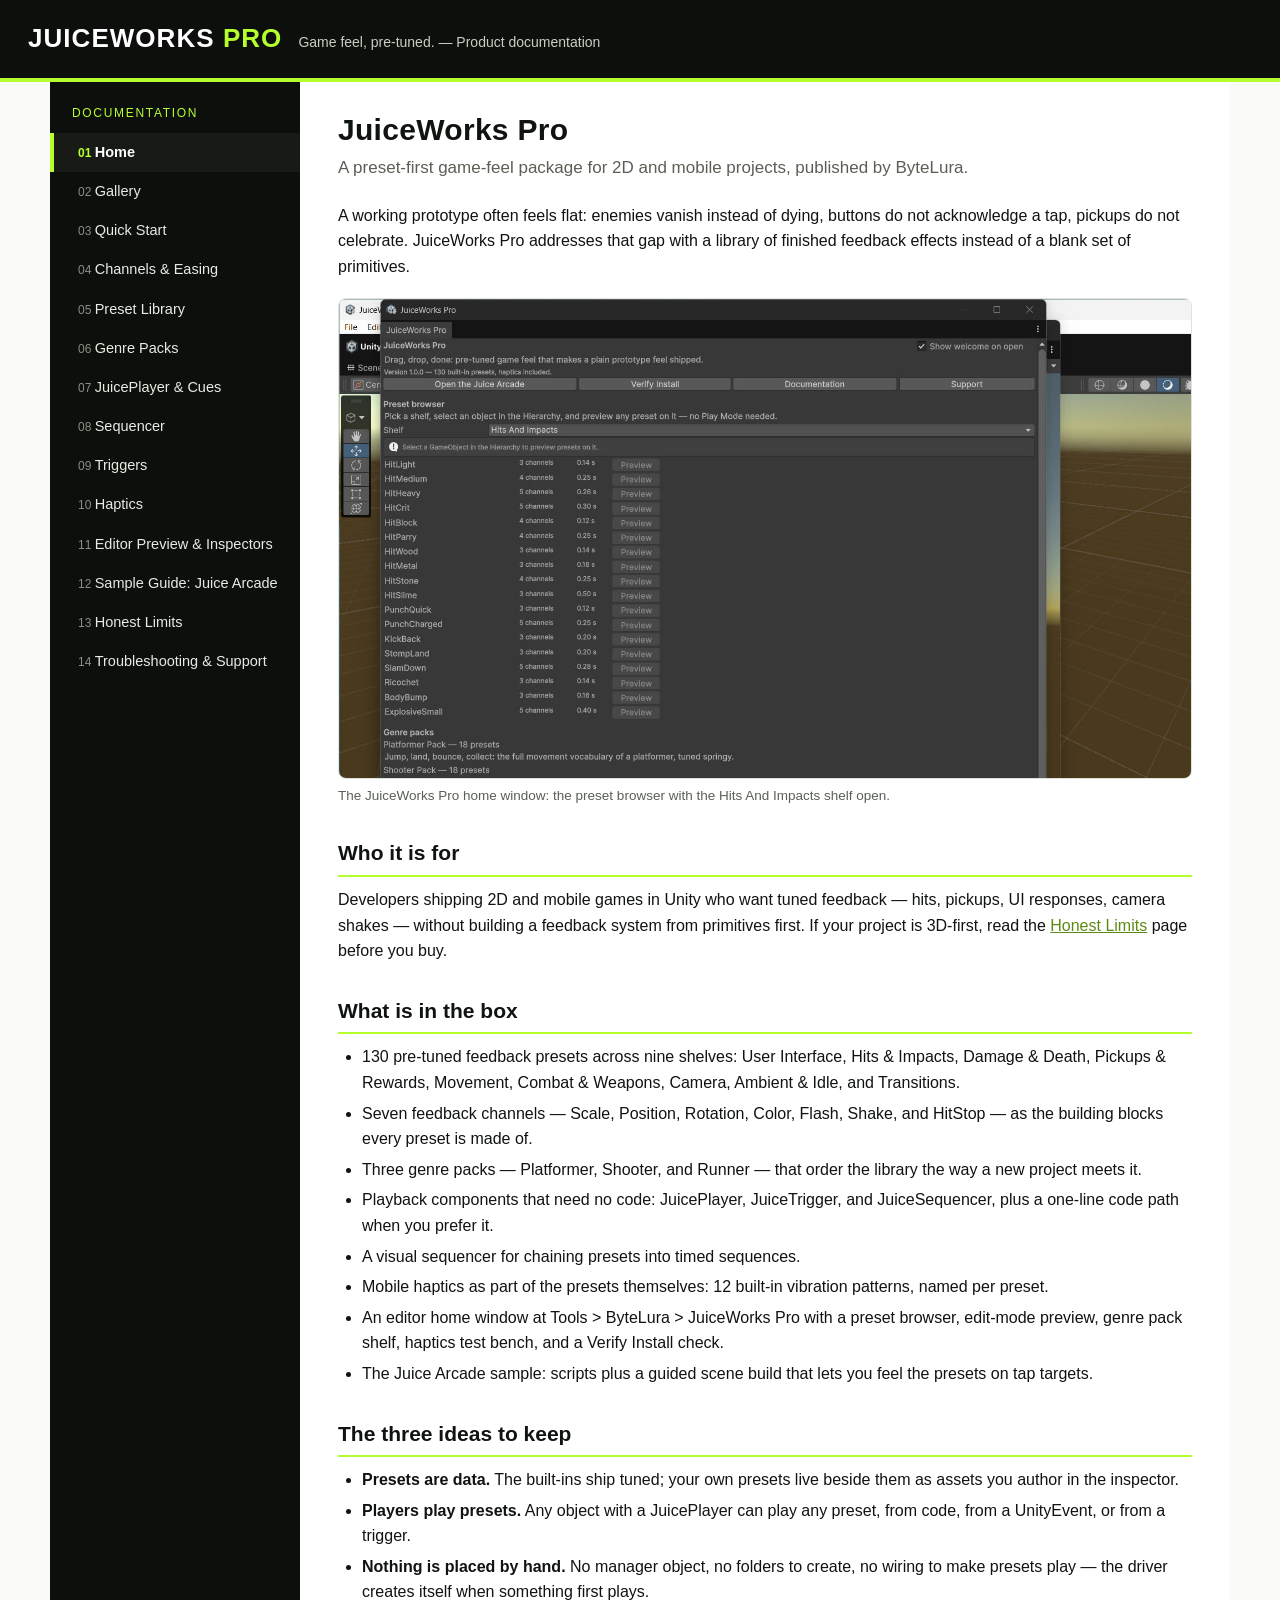
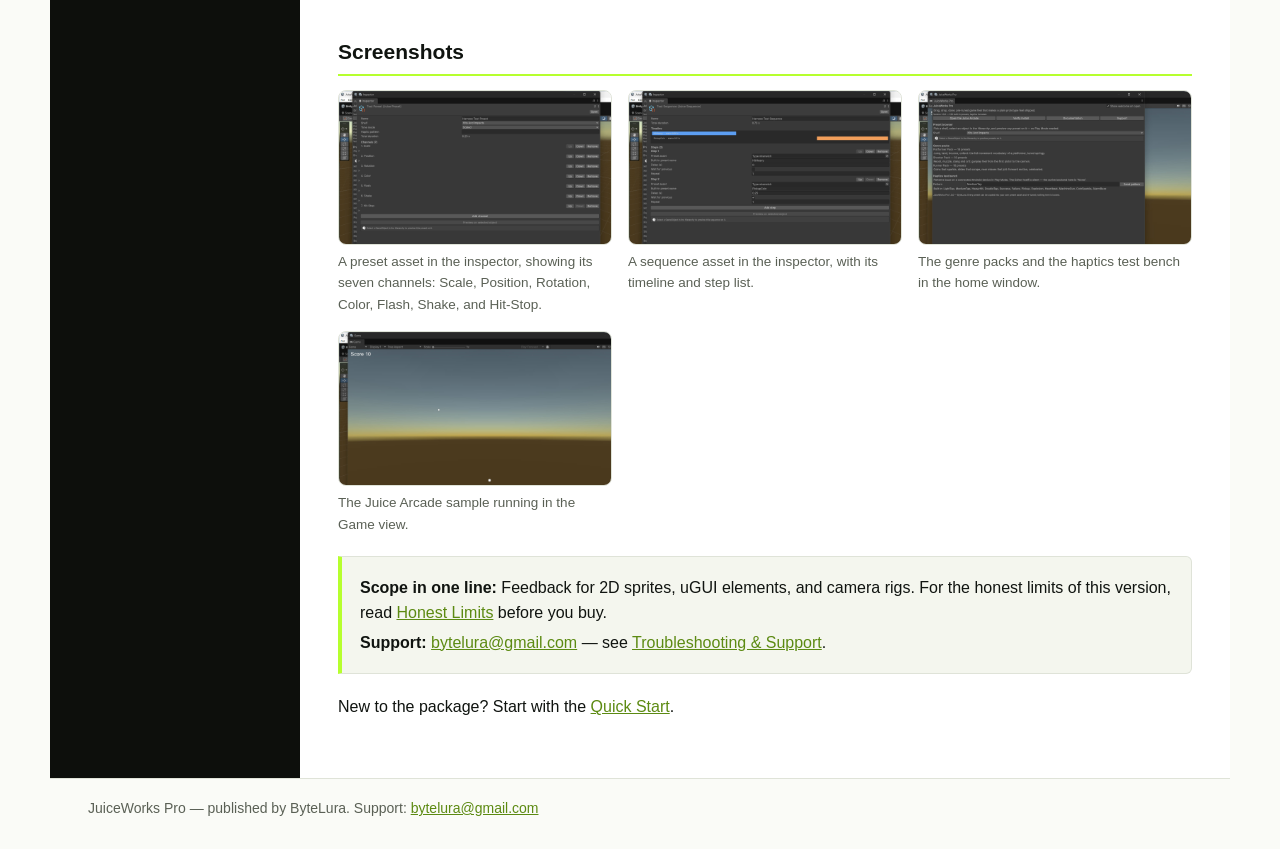
<file: index.html>
<!DOCTYPE html>
<html lang="en">
<head>
<meta charset="utf-8">
<meta name="viewport" content="width=device-width, initial-scale=1">
<title>Home — JuiceWorks Pro Documentation</title>
<link rel="stylesheet" href="style.css">
</head>
<body>
<header class="site-header">
  <div class="brand">JuiceWorks <span>Pro</span></div>
  <div class="tagline">Game feel, pre-tuned. — Product documentation</div>
</header>
<div class="layout">
  <nav class="sidebar" aria-label="Documentation pages">
    <div class="nav-title">Documentation</div>
    <ol>
        <li><a href="index.html" class="active" aria-current="page">Home</a></li>
        <li><a href="gallery.html">Gallery</a></li>
        <li><a href="quick-start.html">Quick Start</a></li>
        <li><a href="channels-and-easing.html">Channels &amp; Easing</a></li>
        <li><a href="preset-library.html">Preset Library</a></li>
        <li><a href="genre-packs.html">Genre Packs</a></li>
        <li><a href="juiceplayer-and-cues.html">JuicePlayer &amp; Cues</a></li>
        <li><a href="sequencer.html">Sequencer</a></li>
        <li><a href="triggers.html">Triggers</a></li>
        <li><a href="haptics.html">Haptics</a></li>
        <li><a href="editor-preview-and-inspectors.html">Editor Preview &amp; Inspectors</a></li>
        <li><a href="sample-guide-juice-arcade.html">Sample Guide: Juice Arcade</a></li>
        <li><a href="honest-limits.html">Honest Limits</a></li>
        <li><a href="troubleshooting-and-support.html">Troubleshooting &amp; Support</a></li>
    </ol>
  </nav>
  <main class="content">

<h1>JuiceWorks Pro</h1>
<p class="lede">A preset-first game-feel package for 2D and mobile projects, published by ByteLura.</p>

<p>A working prototype often feels flat: enemies vanish instead of dying, buttons do not acknowledge a tap, pickups do not celebrate. JuiceWorks Pro addresses that gap with a library of finished feedback effects instead of a blank set of primitives.</p>

<figure class="doc-figure">
  <img class="doc-hero" src="images/hero.jpg" alt="JuiceWorks Pro editor home window showing the preset browser with the Hits And Impacts shelf open">
  <figcaption>The JuiceWorks Pro home window: the preset browser with the Hits And Impacts shelf open.</figcaption>
</figure>

<h2>Who it is for</h2>
<p>Developers shipping 2D and mobile games in Unity who want tuned feedback — hits, pickups, UI responses, camera shakes — without building a feedback system from primitives first. If your project is 3D-first, read the <a href="honest-limits.html">Honest Limits</a> page before you buy.</p>

<h2>What is in the box</h2>
<ul>
  <li>130 pre-tuned feedback presets across nine shelves: User Interface, Hits &amp; Impacts, Damage &amp; Death, Pickups &amp; Rewards, Movement, Combat &amp; Weapons, Camera, Ambient &amp; Idle, and Transitions.</li>
  <li>Seven feedback channels — Scale, Position, Rotation, Color, Flash, Shake, and HitStop — as the building blocks every preset is made of.</li>
  <li>Three genre packs — Platformer, Shooter, and Runner — that order the library the way a new project meets it.</li>
  <li>Playback components that need no code: JuicePlayer, JuiceTrigger, and JuiceSequencer, plus a one-line code path when you prefer it.</li>
  <li>A visual sequencer for chaining presets into timed sequences.</li>
  <li>Mobile haptics as part of the presets themselves: 12 built-in vibration patterns, named per preset.</li>
  <li>An editor home window at Tools &gt; ByteLura &gt; JuiceWorks Pro with a preset browser, edit-mode preview, genre pack shelf, haptics test bench, and a Verify Install check.</li>
  <li>The Juice Arcade sample: scripts plus a guided scene build that lets you feel the presets on tap targets.</li>
</ul>

<h2>The three ideas to keep</h2>
<ul>
  <li><strong>Presets are data.</strong> The built-ins ship tuned; your own presets live beside them as assets you author in the inspector.</li>
  <li><strong>Players play presets.</strong> Any object with a JuicePlayer can play any preset, from code, from a UnityEvent, or from a trigger.</li>
  <li><strong>Nothing is placed by hand.</strong> No manager object, no folders to create, no wiring to make presets play — the driver creates itself when something first plays.</li>
</ul>

<h2>Screenshots</h2>
<div class="doc-gallery">
  <figure class="doc-figure">
    <img class="doc-shot" src="images/inspector-preset.jpg" alt="Juice Preset inspector showing the seven channels of a preset asset">
    <figcaption>A preset asset in the inspector, showing its seven channels: Scale, Position, Rotation, Color, Flash, Shake, and Hit-Stop.</figcaption>
  </figure>
  <figure class="doc-figure">
    <img class="doc-shot" src="images/inspector-sequence.jpg" alt="Juice Sequence inspector showing a two-step timeline">
    <figcaption>A sequence asset in the inspector, with its timeline and step list.</figcaption>
  </figure>
  <figure class="doc-figure">
    <img class="doc-shot" src="images/haptics-bench.jpg" alt="JuiceWorks Pro home window showing the genre packs and the haptics test bench with the MediumTap pattern">
    <figcaption>The genre packs and the haptics test bench in the home window.</figcaption>
  </figure>
  <figure class="doc-figure">
    <img class="doc-shot" src="images/game-arcade.jpg" alt="Juice Arcade sample scene in the Unity Game view with the score display">
    <figcaption>The Juice Arcade sample running in the Game view.</figcaption>
  </figure>
</div>

<div class="scope-box">
  <p><strong>Scope in one line:</strong> Feedback for 2D sprites, uGUI elements, and camera rigs. For the honest limits of this version, read <a href="honest-limits.html">Honest Limits</a> before you buy.</p>
  <p><strong>Support:</strong> <a href="mailto:bytelura@gmail.com">bytelura@gmail.com</a> — see <a href="troubleshooting-and-support.html">Troubleshooting &amp; Support</a>.</p>
</div>

<p>New to the package? Start with the <a href="quick-start.html">Quick Start</a>.</p>

  </main>
</div>
<footer class="site-footer">
  JuiceWorks Pro — published by ByteLura. Support: <a href="mailto:bytelura@gmail.com">bytelura@gmail.com</a>
</footer>
</body>
</html>
</file>
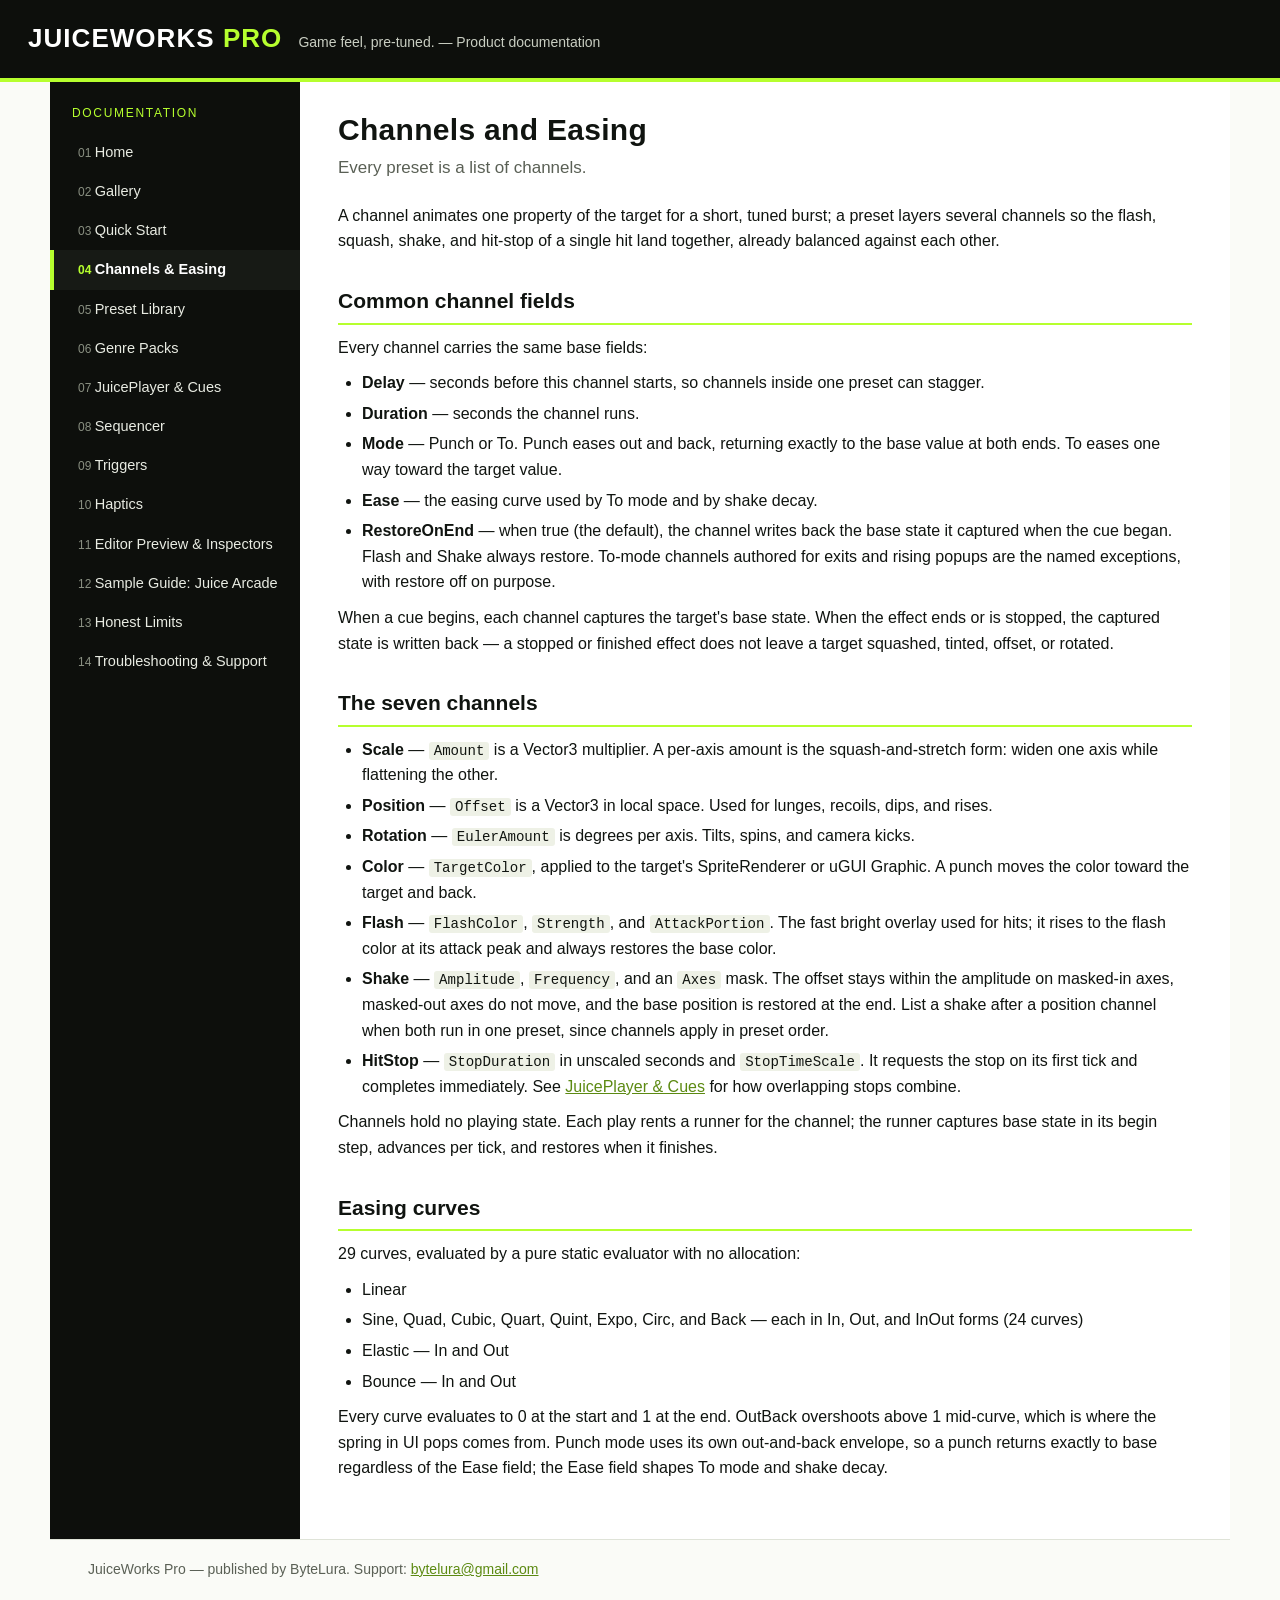
<file: channels-and-easing.html>
<!DOCTYPE html>
<html lang="en">
<head>
<meta charset="utf-8">
<meta name="viewport" content="width=device-width, initial-scale=1">
<title>Channels &amp; Easing — JuiceWorks Pro Documentation</title>
<link rel="stylesheet" href="style.css">
</head>
<body>
<header class="site-header">
  <div class="brand">JuiceWorks <span>Pro</span></div>
  <div class="tagline">Game feel, pre-tuned. — Product documentation</div>
</header>
<div class="layout">
  <nav class="sidebar" aria-label="Documentation pages">
    <div class="nav-title">Documentation</div>
    <ol>
        <li><a href="index.html">Home</a></li>
        <li><a href="gallery.html">Gallery</a></li>
        <li><a href="quick-start.html">Quick Start</a></li>
        <li><a href="channels-and-easing.html" class="active" aria-current="page">Channels &amp; Easing</a></li>
        <li><a href="preset-library.html">Preset Library</a></li>
        <li><a href="genre-packs.html">Genre Packs</a></li>
        <li><a href="juiceplayer-and-cues.html">JuicePlayer &amp; Cues</a></li>
        <li><a href="sequencer.html">Sequencer</a></li>
        <li><a href="triggers.html">Triggers</a></li>
        <li><a href="haptics.html">Haptics</a></li>
        <li><a href="editor-preview-and-inspectors.html">Editor Preview &amp; Inspectors</a></li>
        <li><a href="sample-guide-juice-arcade.html">Sample Guide: Juice Arcade</a></li>
        <li><a href="honest-limits.html">Honest Limits</a></li>
        <li><a href="troubleshooting-and-support.html">Troubleshooting &amp; Support</a></li>
    </ol>
  </nav>
  <main class="content">

<h1>Channels and Easing</h1>
<p class="lede">Every preset is a list of channels.</p>

<p>A channel animates one property of the target for a short, tuned burst; a preset layers several channels so the flash, squash, shake, and hit-stop of a single hit land together, already balanced against each other.</p>

<h2>Common channel fields</h2>
<p>Every channel carries the same base fields:</p>
<ul>
  <li><strong>Delay</strong> — seconds before this channel starts, so channels inside one preset can stagger.</li>
  <li><strong>Duration</strong> — seconds the channel runs.</li>
  <li><strong>Mode</strong> — Punch or To. Punch eases out and back, returning exactly to the base value at both ends. To eases one way toward the target value.</li>
  <li><strong>Ease</strong> — the easing curve used by To mode and by shake decay.</li>
  <li><strong>RestoreOnEnd</strong> — when true (the default), the channel writes back the base state it captured when the cue began. Flash and Shake always restore. To-mode channels authored for exits and rising popups are the named exceptions, with restore off on purpose.</li>
</ul>
<p>When a cue begins, each channel captures the target's base state. When the effect ends or is stopped, the captured state is written back — a stopped or finished effect does not leave a target squashed, tinted, offset, or rotated.</p>

<h2>The seven channels</h2>
<ul>
  <li><strong>Scale</strong> — <code>Amount</code> is a Vector3 multiplier. A per-axis amount is the squash-and-stretch form: widen one axis while flattening the other.</li>
  <li><strong>Position</strong> — <code>Offset</code> is a Vector3 in local space. Used for lunges, recoils, dips, and rises.</li>
  <li><strong>Rotation</strong> — <code>EulerAmount</code> is degrees per axis. Tilts, spins, and camera kicks.</li>
  <li><strong>Color</strong> — <code>TargetColor</code>, applied to the target's SpriteRenderer or uGUI Graphic. A punch moves the color toward the target and back.</li>
  <li><strong>Flash</strong> — <code>FlashColor</code>, <code>Strength</code>, and <code>AttackPortion</code>. The fast bright overlay used for hits; it rises to the flash color at its attack peak and always restores the base color.</li>
  <li><strong>Shake</strong> — <code>Amplitude</code>, <code>Frequency</code>, and an <code>Axes</code> mask. The offset stays within the amplitude on masked-in axes, masked-out axes do not move, and the base position is restored at the end. List a shake after a position channel when both run in one preset, since channels apply in preset order.</li>
  <li><strong>HitStop</strong> — <code>StopDuration</code> in unscaled seconds and <code>StopTimeScale</code>. It requests the stop on its first tick and completes immediately. See <a href="juiceplayer-and-cues.html">JuicePlayer &amp; Cues</a> for how overlapping stops combine.</li>
</ul>
<p>Channels hold no playing state. Each play rents a runner for the channel; the runner captures base state in its begin step, advances per tick, and restores when it finishes.</p>

<h2>Easing curves</h2>
<p>29 curves, evaluated by a pure static evaluator with no allocation:</p>
<ul>
  <li>Linear</li>
  <li>Sine, Quad, Cubic, Quart, Quint, Expo, Circ, and Back — each in In, Out, and InOut forms (24 curves)</li>
  <li>Elastic — In and Out</li>
  <li>Bounce — In and Out</li>
</ul>
<p>Every curve evaluates to 0 at the start and 1 at the end. OutBack overshoots above 1 mid-curve, which is where the spring in UI pops comes from. Punch mode uses its own out-and-back envelope, so a punch returns exactly to base regardless of the Ease field; the Ease field shapes To mode and shake decay.</p>

  </main>
</div>
<footer class="site-footer">
  JuiceWorks Pro — published by ByteLura. Support: <a href="mailto:bytelura@gmail.com">bytelura@gmail.com</a>
</footer>
</body>
</html>
</file>
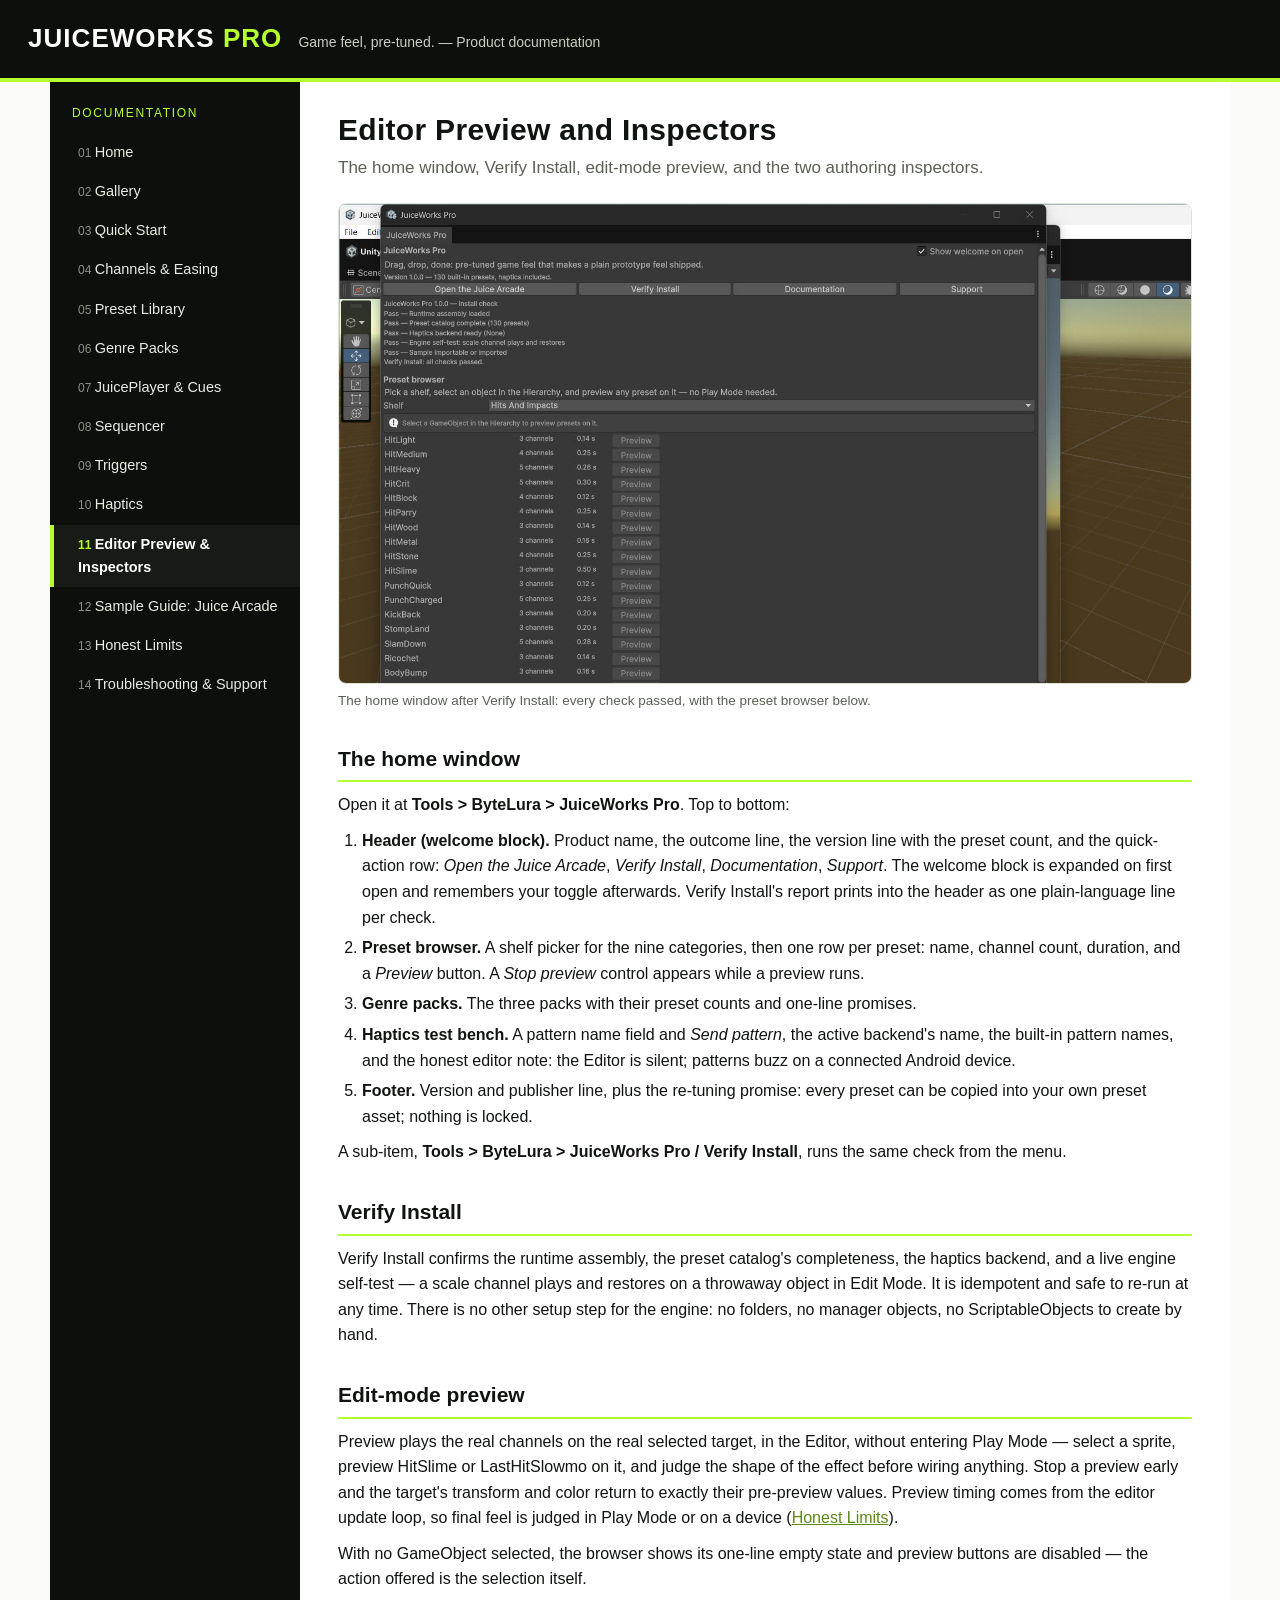
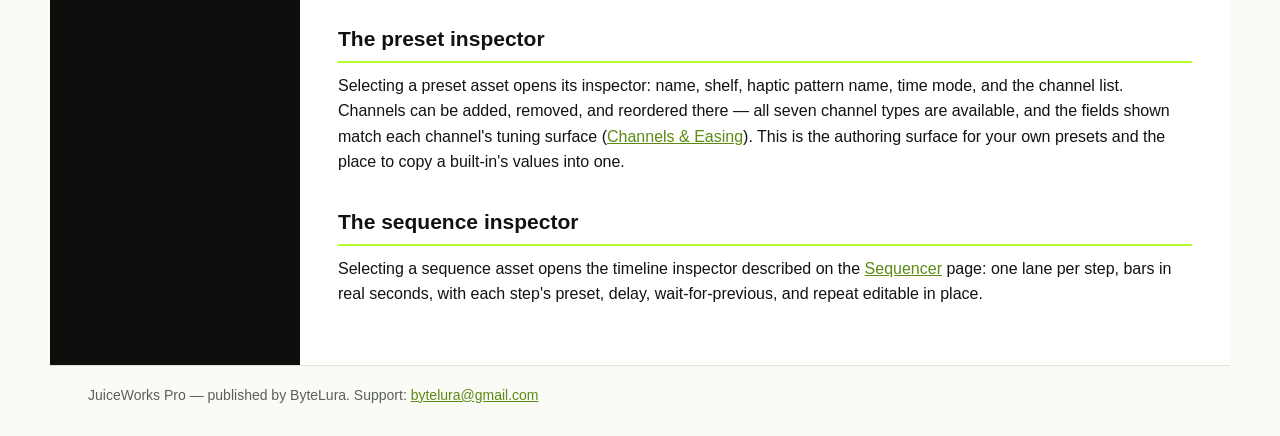
<file: editor-preview-and-inspectors.html>
<!DOCTYPE html>
<html lang="en">
<head>
<meta charset="utf-8">
<meta name="viewport" content="width=device-width, initial-scale=1">
<title>Editor Preview &amp; Inspectors — JuiceWorks Pro Documentation</title>
<link rel="stylesheet" href="style.css">
</head>
<body>
<header class="site-header">
  <div class="brand">JuiceWorks <span>Pro</span></div>
  <div class="tagline">Game feel, pre-tuned. — Product documentation</div>
</header>
<div class="layout">
  <nav class="sidebar" aria-label="Documentation pages">
    <div class="nav-title">Documentation</div>
    <ol>
        <li><a href="index.html">Home</a></li>
        <li><a href="gallery.html">Gallery</a></li>
        <li><a href="quick-start.html">Quick Start</a></li>
        <li><a href="channels-and-easing.html">Channels &amp; Easing</a></li>
        <li><a href="preset-library.html">Preset Library</a></li>
        <li><a href="genre-packs.html">Genre Packs</a></li>
        <li><a href="juiceplayer-and-cues.html">JuicePlayer &amp; Cues</a></li>
        <li><a href="sequencer.html">Sequencer</a></li>
        <li><a href="triggers.html">Triggers</a></li>
        <li><a href="haptics.html">Haptics</a></li>
        <li><a href="editor-preview-and-inspectors.html" class="active" aria-current="page">Editor Preview &amp; Inspectors</a></li>
        <li><a href="sample-guide-juice-arcade.html">Sample Guide: Juice Arcade</a></li>
        <li><a href="honest-limits.html">Honest Limits</a></li>
        <li><a href="troubleshooting-and-support.html">Troubleshooting &amp; Support</a></li>
    </ol>
  </nav>
  <main class="content">

<h1>Editor Preview and Inspectors</h1>
<p class="lede">The home window, Verify Install, edit-mode preview, and the two authoring inspectors.</p>

<figure class="doc-figure">
  <img class="doc-shot" src="images/editor-browser.jpg" alt="JuiceWorks Pro home window showing the Verify Install report with all checks passed above the preset browser">
  <figcaption>The home window after Verify Install: every check passed, with the preset browser below.</figcaption>
</figure>

<h2>The home window</h2>
<p>Open it at <strong>Tools &gt; ByteLura &gt; JuiceWorks Pro</strong>. Top to bottom:</p>
<ol>
  <li><strong>Header (welcome block).</strong> Product name, the outcome line, the version line with the preset count, and the quick-action row: <em>Open the Juice Arcade</em>, <em>Verify Install</em>, <em>Documentation</em>, <em>Support</em>. The welcome block is expanded on first open and remembers your toggle afterwards. Verify Install's report prints into the header as one plain-language line per check.</li>
  <li><strong>Preset browser.</strong> A shelf picker for the nine categories, then one row per preset: name, channel count, duration, and a <em>Preview</em> button. A <em>Stop preview</em> control appears while a preview runs.</li>
  <li><strong>Genre packs.</strong> The three packs with their preset counts and one-line promises.</li>
  <li><strong>Haptics test bench.</strong> A pattern name field and <em>Send pattern</em>, the active backend's name, the built-in pattern names, and the honest editor note: the Editor is silent; patterns buzz on a connected Android device.</li>
  <li><strong>Footer.</strong> Version and publisher line, plus the re-tuning promise: every preset can be copied into your own preset asset; nothing is locked.</li>
</ol>
<p>A sub-item, <strong>Tools &gt; ByteLura &gt; JuiceWorks Pro / Verify Install</strong>, runs the same check from the menu.</p>

<h2>Verify Install</h2>
<p>Verify Install confirms the runtime assembly, the preset catalog's completeness, the haptics backend, and a live engine self-test — a scale channel plays and restores on a throwaway object in Edit Mode. It is idempotent and safe to re-run at any time. There is no other setup step for the engine: no folders, no manager objects, no ScriptableObjects to create by hand.</p>

<h2>Edit-mode preview</h2>
<p>Preview plays the real channels on the real selected target, in the Editor, without entering Play Mode — select a sprite, preview HitSlime or LastHitSlowmo on it, and judge the shape of the effect before wiring anything. Stop a preview early and the target's transform and color return to exactly their pre-preview values. Preview timing comes from the editor update loop, so final feel is judged in Play Mode or on a device (<a href="honest-limits.html">Honest Limits</a>).</p>
<p>With no GameObject selected, the browser shows its one-line empty state and preview buttons are disabled — the action offered is the selection itself.</p>

<h2>The preset inspector</h2>
<p>Selecting a preset asset opens its inspector: name, shelf, haptic pattern name, time mode, and the channel list. Channels can be added, removed, and reordered there — all seven channel types are available, and the fields shown match each channel's tuning surface (<a href="channels-and-easing.html">Channels &amp; Easing</a>). This is the authoring surface for your own presets and the place to copy a built-in's values into one.</p>

<h2>The sequence inspector</h2>
<p>Selecting a sequence asset opens the timeline inspector described on the <a href="sequencer.html">Sequencer</a> page: one lane per step, bars in real seconds, with each step's preset, delay, wait-for-previous, and repeat editable in place.</p>

  </main>
</div>
<footer class="site-footer">
  JuiceWorks Pro — published by ByteLura. Support: <a href="mailto:bytelura@gmail.com">bytelura@gmail.com</a>
</footer>
</body>
</html>
</file>
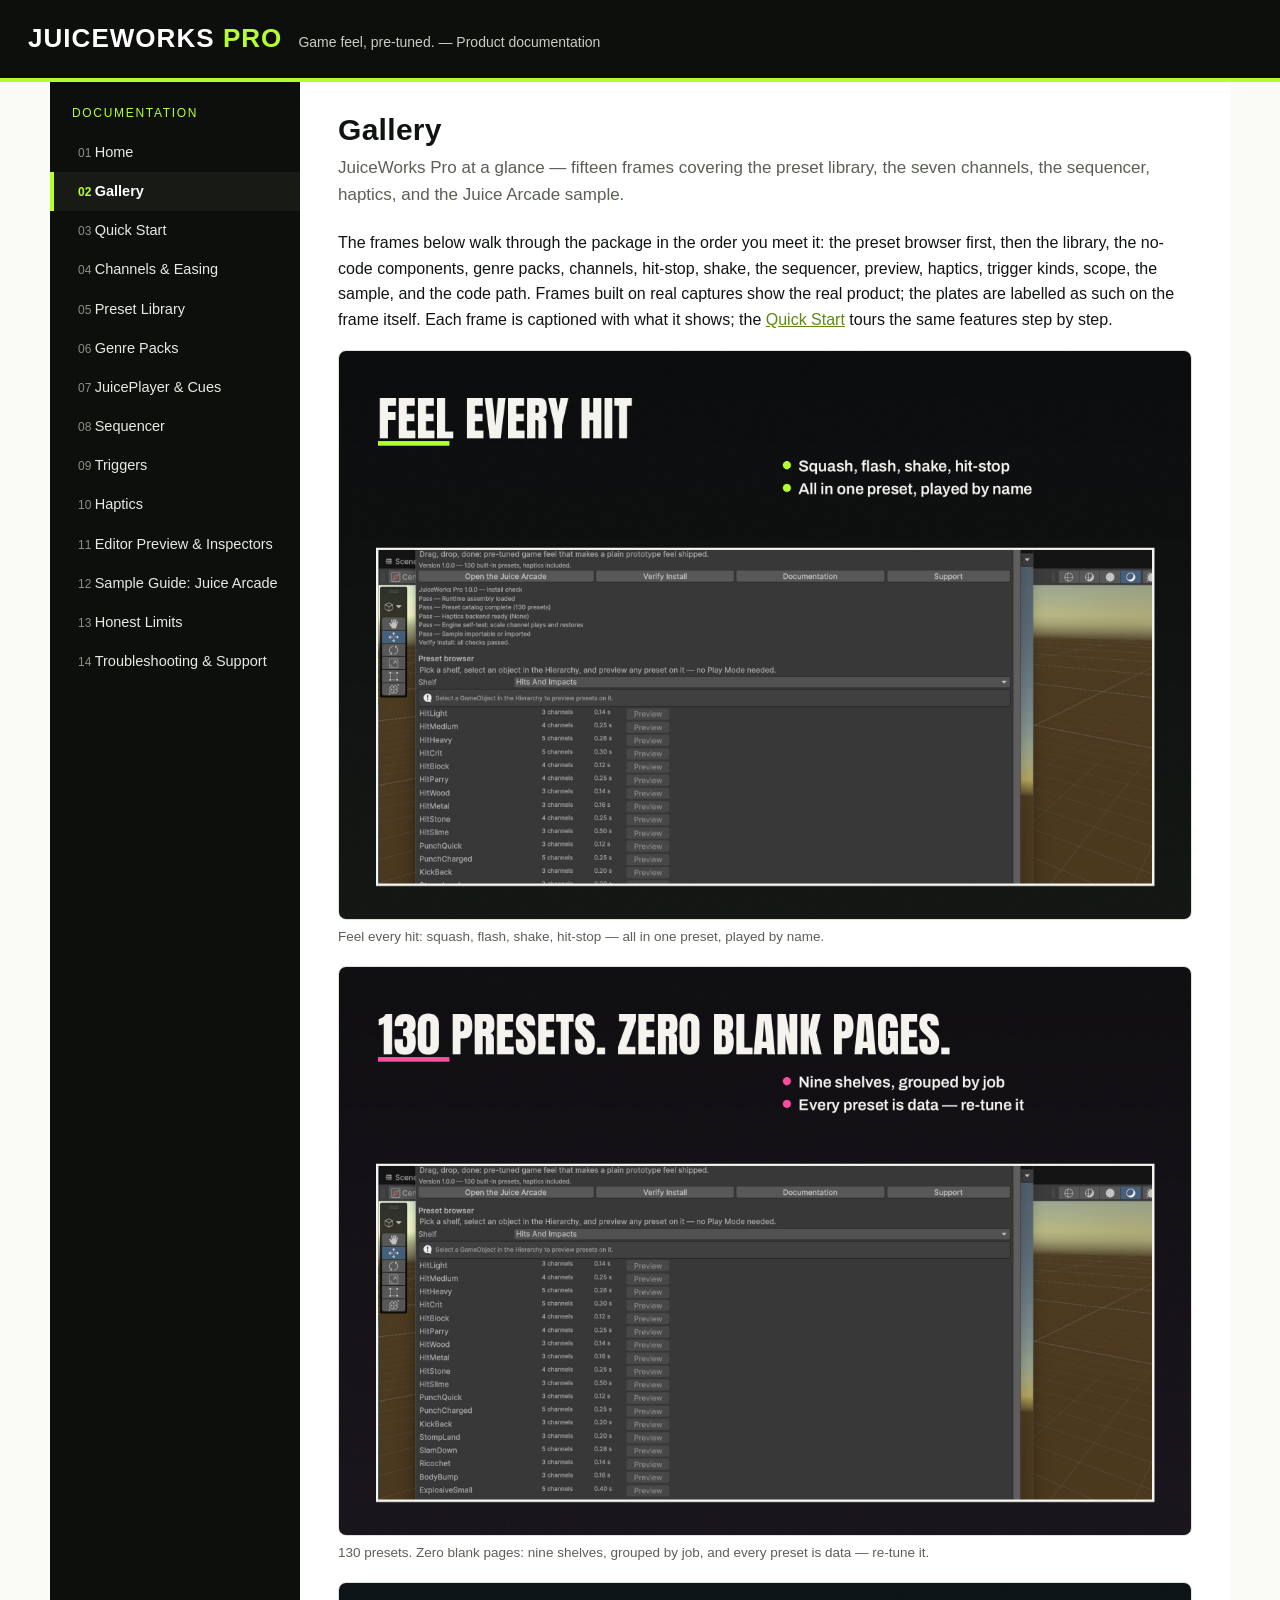
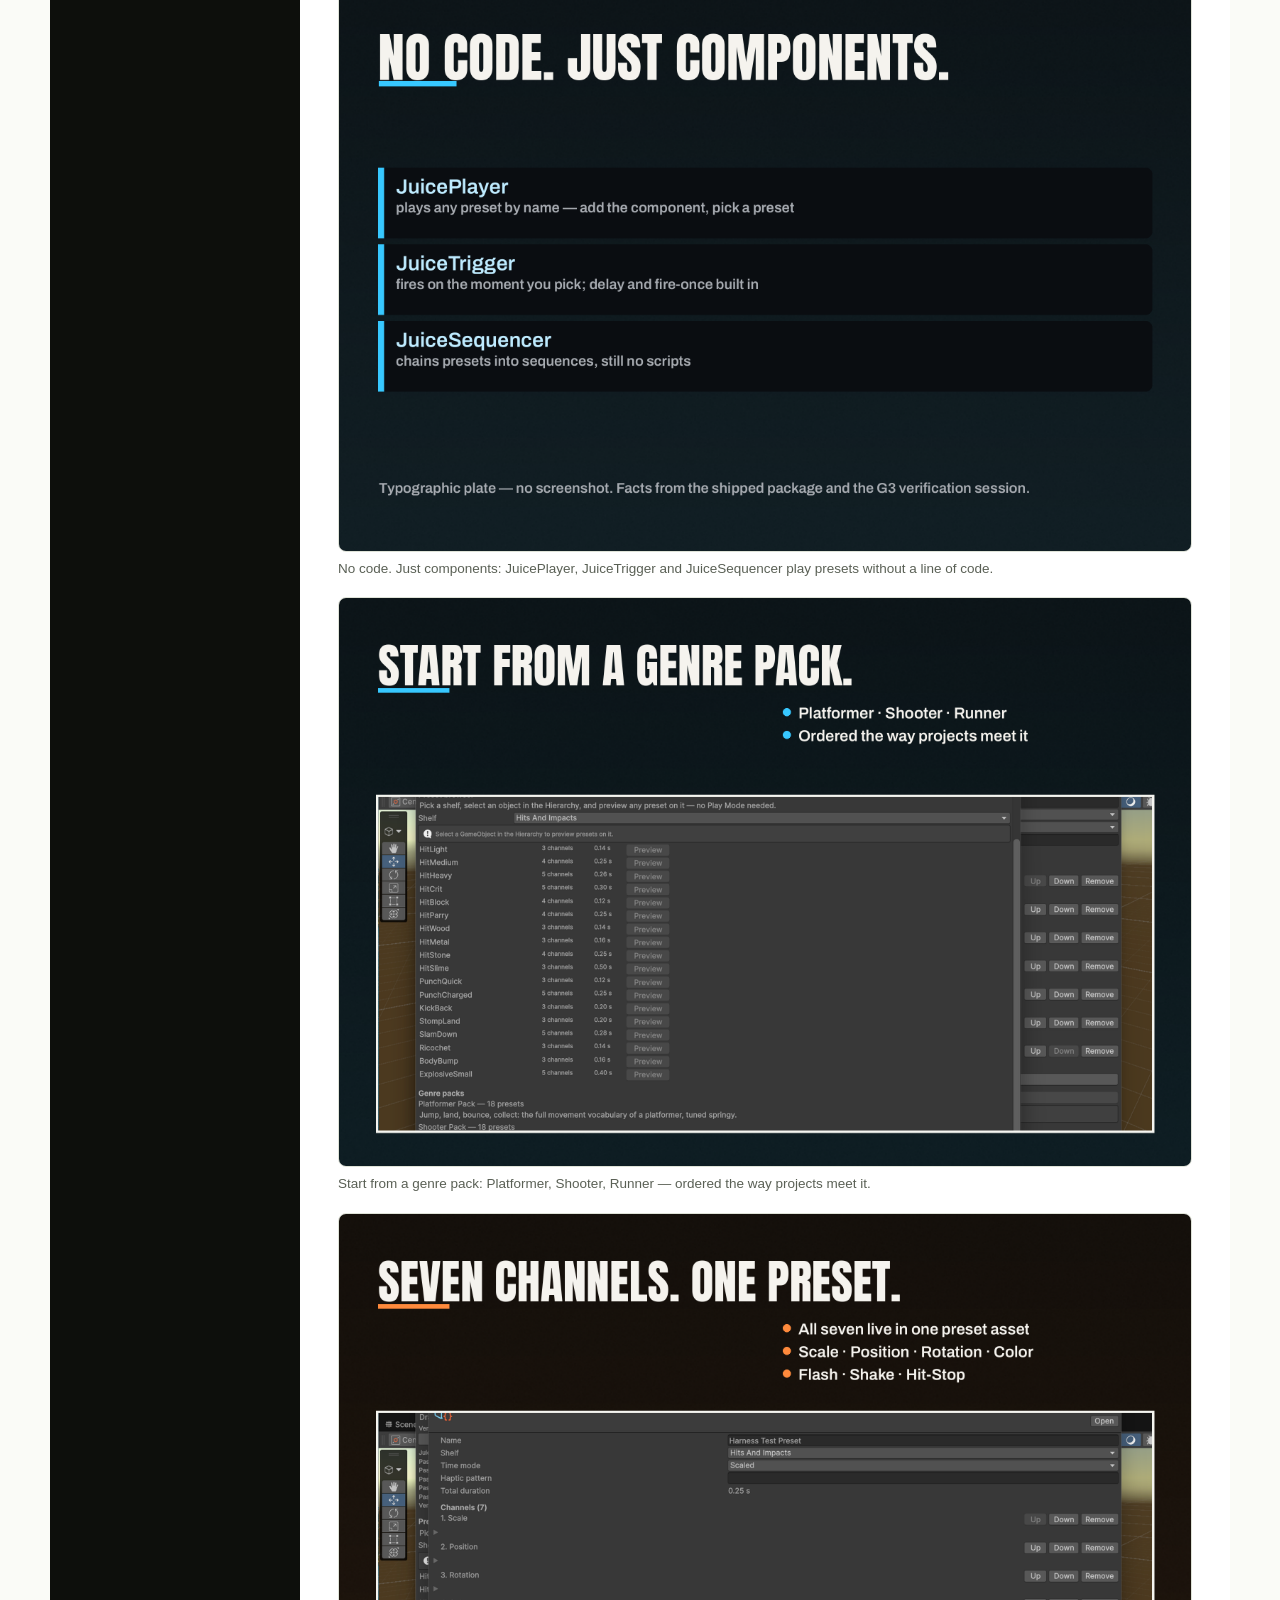
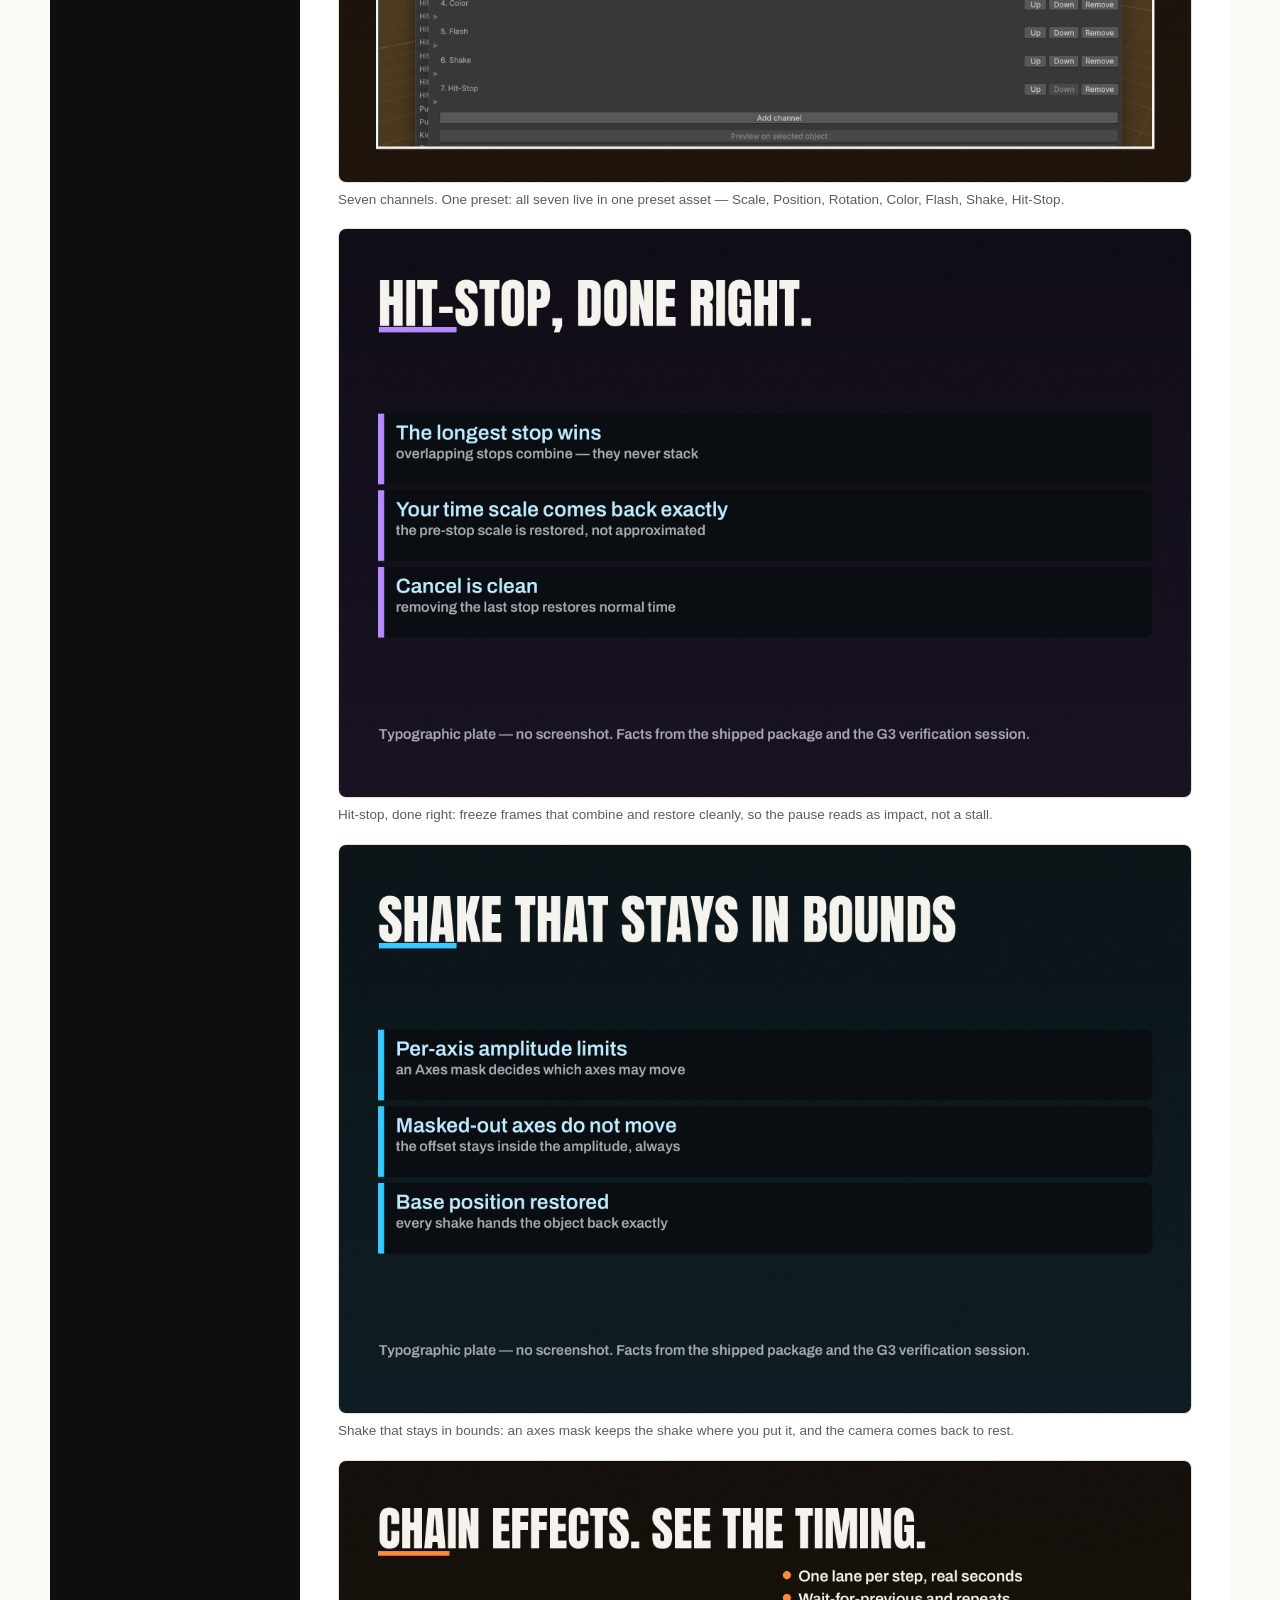
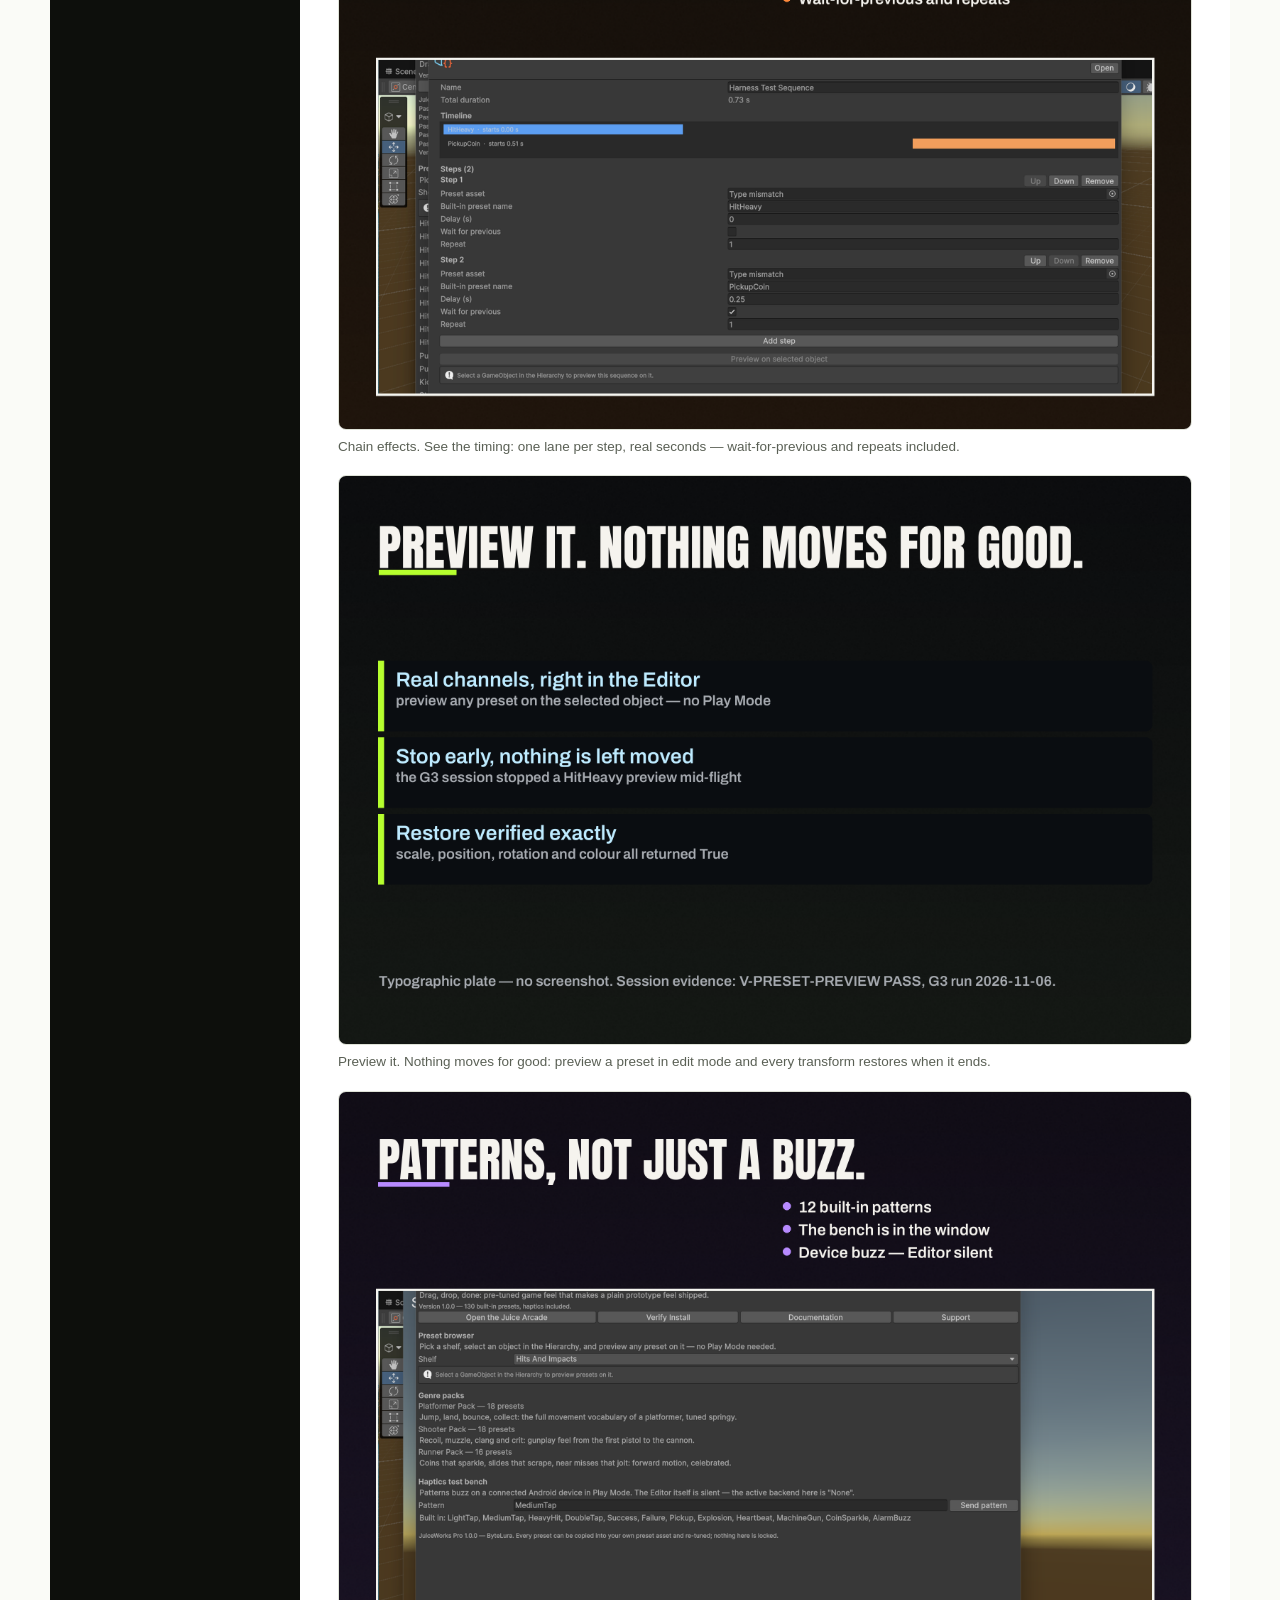
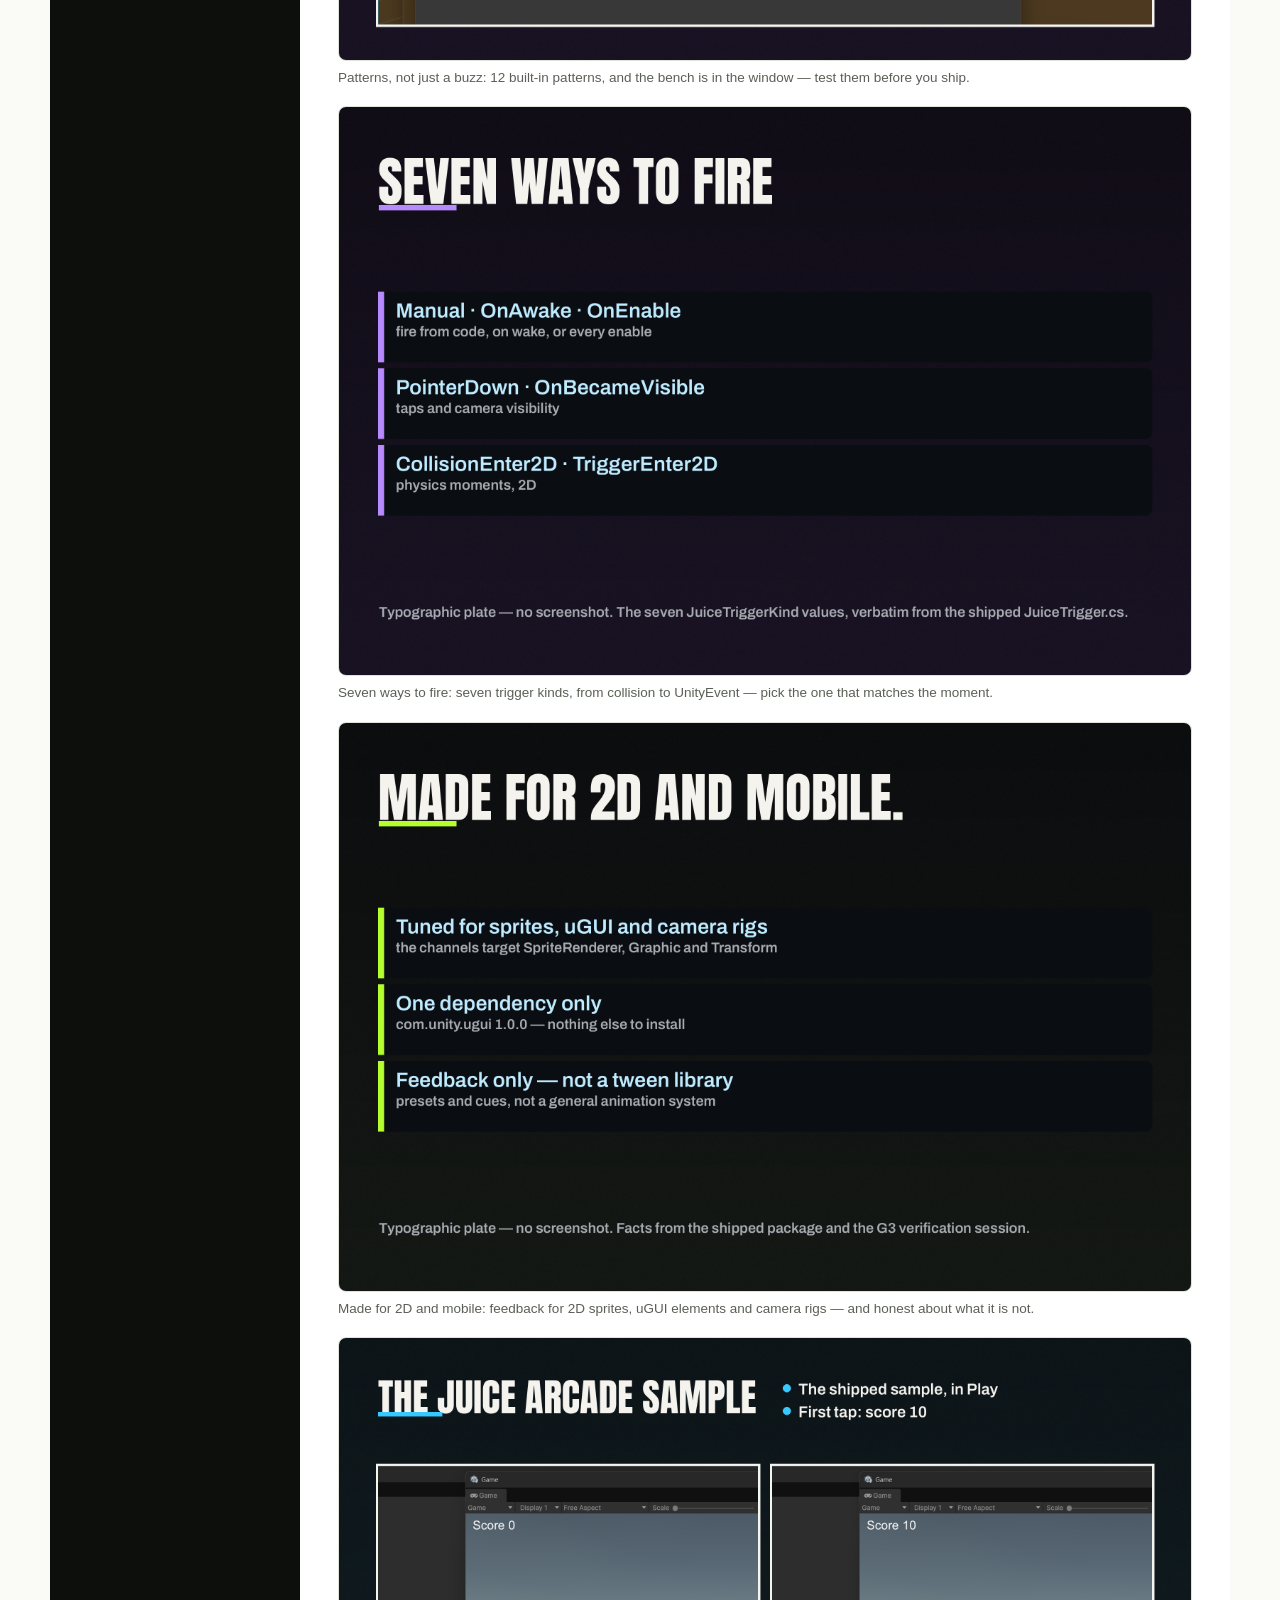
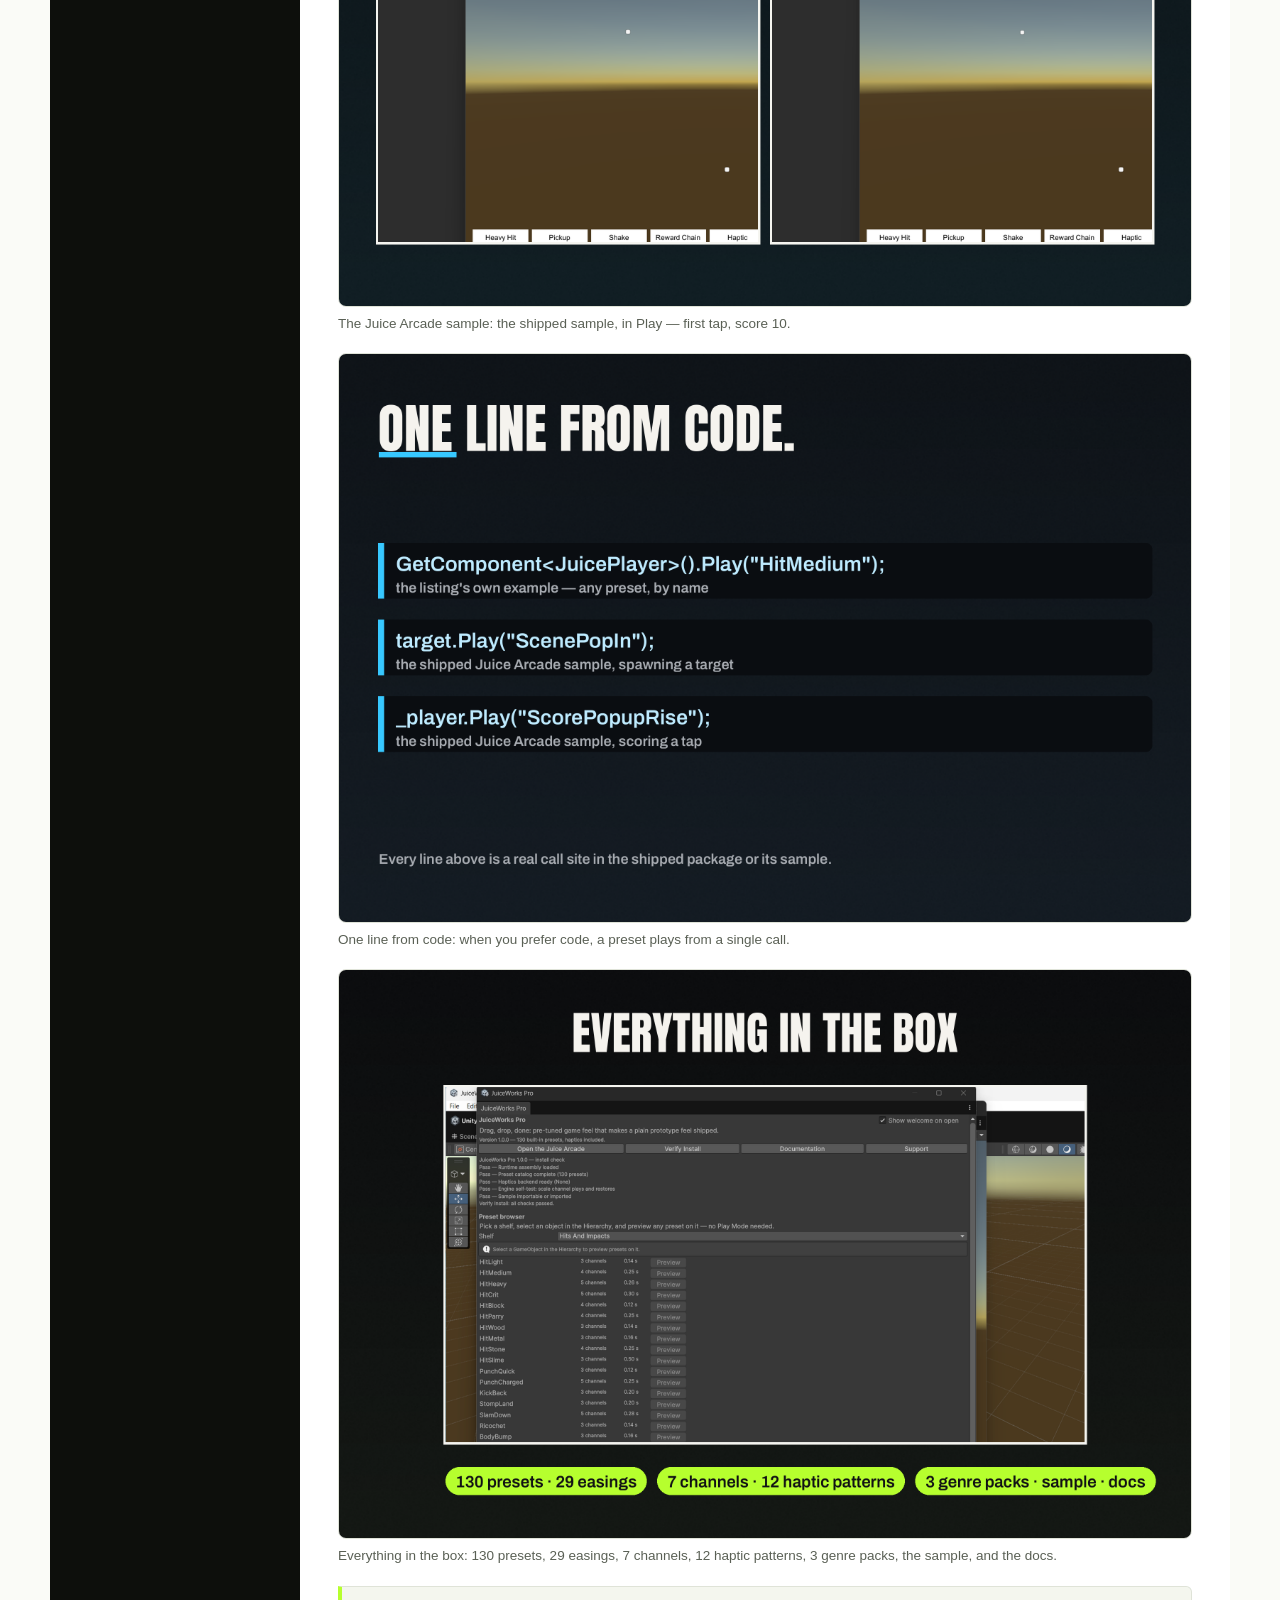
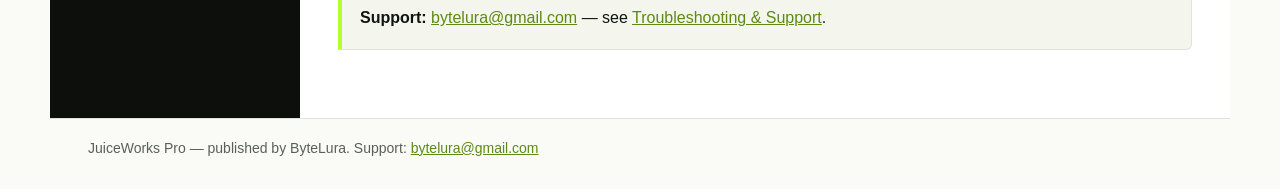
<file: gallery.html>
<!DOCTYPE html>
<html lang="en">
<head>
<meta charset="utf-8">
<meta name="viewport" content="width=device-width, initial-scale=1">
<title>Gallery — JuiceWorks Pro Documentation</title>
<link rel="stylesheet" href="style.css">
</head>
<body>
<header class="site-header">
  <div class="brand">JuiceWorks <span>Pro</span></div>
  <div class="tagline">Game feel, pre-tuned. — Product documentation</div>
</header>
<div class="layout">
  <nav class="sidebar" aria-label="Documentation pages">
    <div class="nav-title">Documentation</div>
    <ol>
        <li><a href="index.html">Home</a></li>
        <li><a href="gallery.html" class="active" aria-current="page">Gallery</a></li>
        <li><a href="quick-start.html">Quick Start</a></li>
        <li><a href="channels-and-easing.html">Channels &amp; Easing</a></li>
        <li><a href="preset-library.html">Preset Library</a></li>
        <li><a href="genre-packs.html">Genre Packs</a></li>
        <li><a href="juiceplayer-and-cues.html">JuicePlayer &amp; Cues</a></li>
        <li><a href="sequencer.html">Sequencer</a></li>
        <li><a href="triggers.html">Triggers</a></li>
        <li><a href="haptics.html">Haptics</a></li>
        <li><a href="editor-preview-and-inspectors.html">Editor Preview &amp; Inspectors</a></li>
        <li><a href="sample-guide-juice-arcade.html">Sample Guide: Juice Arcade</a></li>
        <li><a href="honest-limits.html">Honest Limits</a></li>
        <li><a href="troubleshooting-and-support.html">Troubleshooting &amp; Support</a></li>
    </ol>
  </nav>
  <main class="content">

<h1>Gallery</h1>
<p class="lede">JuiceWorks Pro at a glance — fifteen frames covering the preset library, the seven channels, the sequencer, haptics, and the Juice Arcade sample.</p>

<p>The frames below walk through the package in the order you meet it: the preset browser first, then the library, the no-code components, genre packs, channels, hit-stop, shake, the sequencer, preview, haptics, trigger kinds, scope, the sample, and the code path. Frames built on real captures show the real product; the plates are labelled as such on the frame itself. Each frame is captioned with what it shows; the <a href="quick-start.html">Quick Start</a> tours the same features step by step.</p>

<figure class="doc-figure">
  <img class="doc-shot" src="images/showcase-01.png" alt="JuiceWorks Pro preset browser showing the Hits And Impacts shelf with presets, channel counts and Preview buttons">
  <figcaption>Feel every hit: squash, flash, shake, hit-stop — all in one preset, played by name.</figcaption>
</figure>

<figure class="doc-figure">
  <img class="doc-shot" src="images/showcase-02.png" alt="The JuiceWorks Pro catalog window listing the preset shelves">
  <figcaption>130 presets. Zero blank pages: nine shelves, grouped by job, and every preset is data — re-tune it.</figcaption>
</figure>

<figure class="doc-figure">
  <img class="doc-shot" src="images/showcase-03.png" alt="Typographic plate listing the no-code components: JuicePlayer, JuiceTrigger and JuiceSequencer">
  <figcaption>No code. Just components: JuicePlayer, JuiceTrigger and JuiceSequencer play presets without a line of code.</figcaption>
</figure>

<figure class="doc-figure">
  <img class="doc-shot" src="images/showcase-04.png" alt="The genre packs section of the JuiceWorks Pro home window, showing the Platformer, Shooter and Runner packs">
  <figcaption>Start from a genre pack: Platformer, Shooter, Runner — ordered the way projects meet it.</figcaption>
</figure>

<figure class="doc-figure">
  <img class="doc-shot" src="images/showcase-05.png" alt="A Juice Preset asset in the Unity Inspector listing its seven channels: Scale, Position, Rotation, Color, Flash, Shake and Hit-Stop">
  <figcaption>Seven channels. One preset: all seven live in one preset asset — Scale, Position, Rotation, Color, Flash, Shake, Hit-Stop.</figcaption>
</figure>

<figure class="doc-figure">
  <img class="doc-shot" src="images/showcase-06.png" alt="Typographic plate explaining hit-stop: JuiceTime combine and restore facts">
  <figcaption>Hit-stop, done right: freeze frames that combine and restore cleanly, so the pause reads as impact, not a stall.</figcaption>
</figure>

<figure class="doc-figure">
  <img class="doc-shot" src="images/showcase-07.png" alt="Typographic plate explaining shake: axes-mask amplitude facts">
  <figcaption>Shake that stays in bounds: an axes mask keeps the shake where you put it, and the camera comes back to rest.</figcaption>
</figure>

<figure class="doc-figure">
  <img class="doc-shot" src="images/showcase-08.png" alt="A Juice Sequence asset in the Unity Inspector showing a timeline with HitHeavy at 0.00 seconds and PickupCoin at 0.51 seconds">
  <figcaption>Chain effects. See the timing: one lane per step, real seconds — wait-for-previous and repeats included.</figcaption>
</figure>

<figure class="doc-figure">
  <img class="doc-shot" src="images/showcase-09.png" alt="Typographic plate explaining edit-mode preview: presets restore scale, position, rotation and color">
  <figcaption>Preview it. Nothing moves for good: preview a preset in edit mode and every transform restores when it ends.</figcaption>
</figure>

<figure class="doc-figure">
  <img class="doc-shot" src="images/showcase-10.png" alt="The haptics test bench in the JuiceWorks Pro home window, showing the pattern dropdown and the twelve built-in pattern names">
  <figcaption>Patterns, not just a buzz: 12 built-in patterns, and the bench is in the window — test them before you ship.</figcaption>
</figure>

<figure class="doc-figure">
  <img class="doc-shot" src="images/showcase-11.png" alt="Typographic plate listing the seven JuiceTriggerKind values from the shipped JuiceTrigger component">
  <figcaption>Seven ways to fire: seven trigger kinds, from collision to UnityEvent — pick the one that matches the moment.</figcaption>
</figure>

<figure class="doc-figure">
  <img class="doc-shot" src="images/showcase-12.png" alt="Typographic plate stating the scope: feedback for 2D sprites, uGUI elements and camera rigs">
  <figcaption>Made for 2D and mobile: feedback for 2D sprites, uGUI elements and camera rigs — and honest about what it is not.</figcaption>
</figure>

<figure class="doc-figure">
  <img class="doc-shot" src="images/showcase-13.png" alt="The Juice Arcade sample before and after a tap: score 0 on the left, score 10 on the right, with the demo trigger buttons visible">
  <figcaption>The Juice Arcade sample: the shipped sample, in Play — first tap, score 10.</figcaption>
</figure>

<figure class="doc-figure">
  <img class="doc-shot" src="images/showcase-14.png" alt="Typographic plate showing the one-line code path for playing a preset">
  <figcaption>One line from code: when you prefer code, a preset plays from a single call.</figcaption>
</figure>

<figure class="doc-figure">
  <img class="doc-shot" src="images/showcase-15.png" alt="The JuiceWorks Pro home window with the preset browser open, summarising everything in the box">
  <figcaption>Everything in the box: 130 presets, 29 easings, 7 channels, 12 haptic patterns, 3 genre packs, the sample, and the docs.</figcaption>
</figure>

<div class="scope-box">
  <p><strong>Support:</strong> <a href="mailto:bytelura@gmail.com">bytelura@gmail.com</a> — see <a href="troubleshooting-and-support.html">Troubleshooting &amp; Support</a>.</p>
</div>

  </main>
</div>
<footer class="site-footer">
  JuiceWorks Pro — published by ByteLura. Support: <a href="mailto:bytelura@gmail.com">bytelura@gmail.com</a>
</footer>
</body>
</html>
</file>
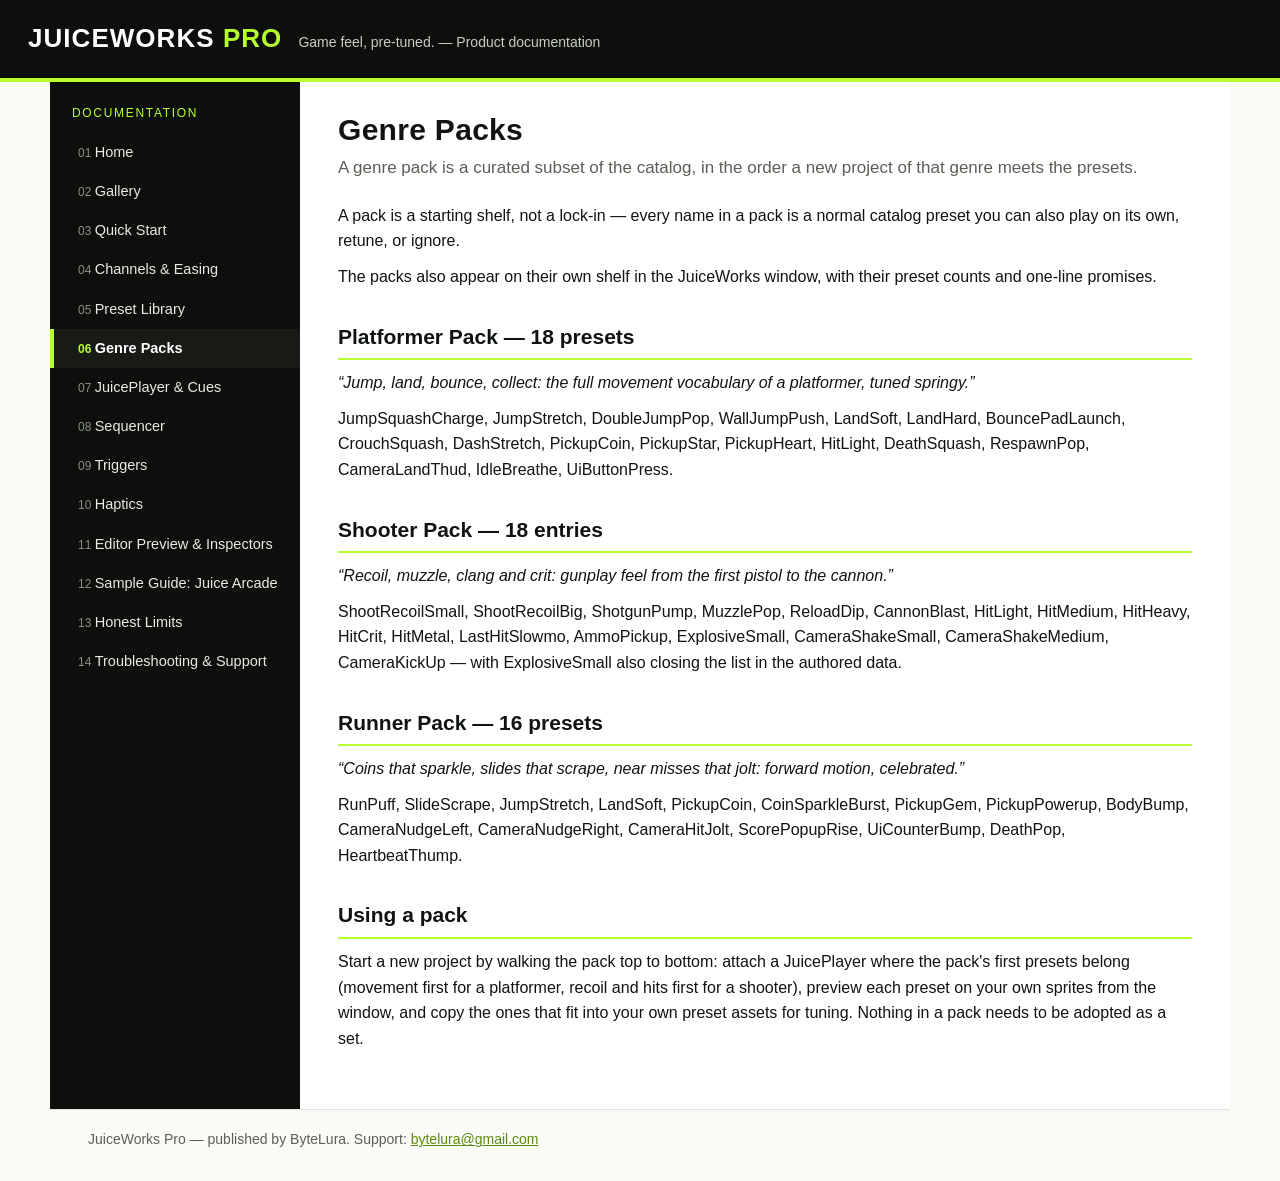
<file: genre-packs.html>
<!DOCTYPE html>
<html lang="en">
<head>
<meta charset="utf-8">
<meta name="viewport" content="width=device-width, initial-scale=1">
<title>Genre Packs — JuiceWorks Pro Documentation</title>
<link rel="stylesheet" href="style.css">
</head>
<body>
<header class="site-header">
  <div class="brand">JuiceWorks <span>Pro</span></div>
  <div class="tagline">Game feel, pre-tuned. — Product documentation</div>
</header>
<div class="layout">
  <nav class="sidebar" aria-label="Documentation pages">
    <div class="nav-title">Documentation</div>
    <ol>
        <li><a href="index.html">Home</a></li>
        <li><a href="gallery.html">Gallery</a></li>
        <li><a href="quick-start.html">Quick Start</a></li>
        <li><a href="channels-and-easing.html">Channels &amp; Easing</a></li>
        <li><a href="preset-library.html">Preset Library</a></li>
        <li><a href="genre-packs.html" class="active" aria-current="page">Genre Packs</a></li>
        <li><a href="juiceplayer-and-cues.html">JuicePlayer &amp; Cues</a></li>
        <li><a href="sequencer.html">Sequencer</a></li>
        <li><a href="triggers.html">Triggers</a></li>
        <li><a href="haptics.html">Haptics</a></li>
        <li><a href="editor-preview-and-inspectors.html">Editor Preview &amp; Inspectors</a></li>
        <li><a href="sample-guide-juice-arcade.html">Sample Guide: Juice Arcade</a></li>
        <li><a href="honest-limits.html">Honest Limits</a></li>
        <li><a href="troubleshooting-and-support.html">Troubleshooting &amp; Support</a></li>
    </ol>
  </nav>
  <main class="content">

<h1>Genre Packs</h1>
<p class="lede">A genre pack is a curated subset of the catalog, in the order a new project of that genre meets the presets.</p>

<p>A pack is a starting shelf, not a lock-in — every name in a pack is a normal catalog preset you can also play on its own, retune, or ignore.</p>
<p>The packs also appear on their own shelf in the JuiceWorks window, with their preset counts and one-line promises.</p>

<h2>Platformer Pack — 18 presets</h2>
<p><em>&ldquo;Jump, land, bounce, collect: the full movement vocabulary of a platformer, tuned springy.&rdquo;</em></p>
<p>JumpSquashCharge, JumpStretch, DoubleJumpPop, WallJumpPush, LandSoft, LandHard, BouncePadLaunch, CrouchSquash, DashStretch, PickupCoin, PickupStar, PickupHeart, HitLight, DeathSquash, RespawnPop, CameraLandThud, IdleBreathe, UiButtonPress.</p>

<h2>Shooter Pack — 18 entries</h2>
<p><em>&ldquo;Recoil, muzzle, clang and crit: gunplay feel from the first pistol to the cannon.&rdquo;</em></p>
<p>ShootRecoilSmall, ShootRecoilBig, ShotgunPump, MuzzlePop, ReloadDip, CannonBlast, HitLight, HitMedium, HitHeavy, HitCrit, HitMetal, LastHitSlowmo, AmmoPickup, ExplosiveSmall, CameraShakeSmall, CameraShakeMedium, CameraKickUp — with ExplosiveSmall also closing the list in the authored data.</p>

<h2>Runner Pack — 16 presets</h2>
<p><em>&ldquo;Coins that sparkle, slides that scrape, near misses that jolt: forward motion, celebrated.&rdquo;</em></p>
<p>RunPuff, SlideScrape, JumpStretch, LandSoft, PickupCoin, CoinSparkleBurst, PickupGem, PickupPowerup, BodyBump, CameraNudgeLeft, CameraNudgeRight, CameraHitJolt, ScorePopupRise, UiCounterBump, DeathPop, HeartbeatThump.</p>

<h2>Using a pack</h2>
<p>Start a new project by walking the pack top to bottom: attach a JuicePlayer where the pack's first presets belong (movement first for a platformer, recoil and hits first for a shooter), preview each preset on your own sprites from the window, and copy the ones that fit into your own preset assets for tuning. Nothing in a pack needs to be adopted as a set.</p>

  </main>
</div>
<footer class="site-footer">
  JuiceWorks Pro — published by ByteLura. Support: <a href="mailto:bytelura@gmail.com">bytelura@gmail.com</a>
</footer>
</body>
</html>
</file>
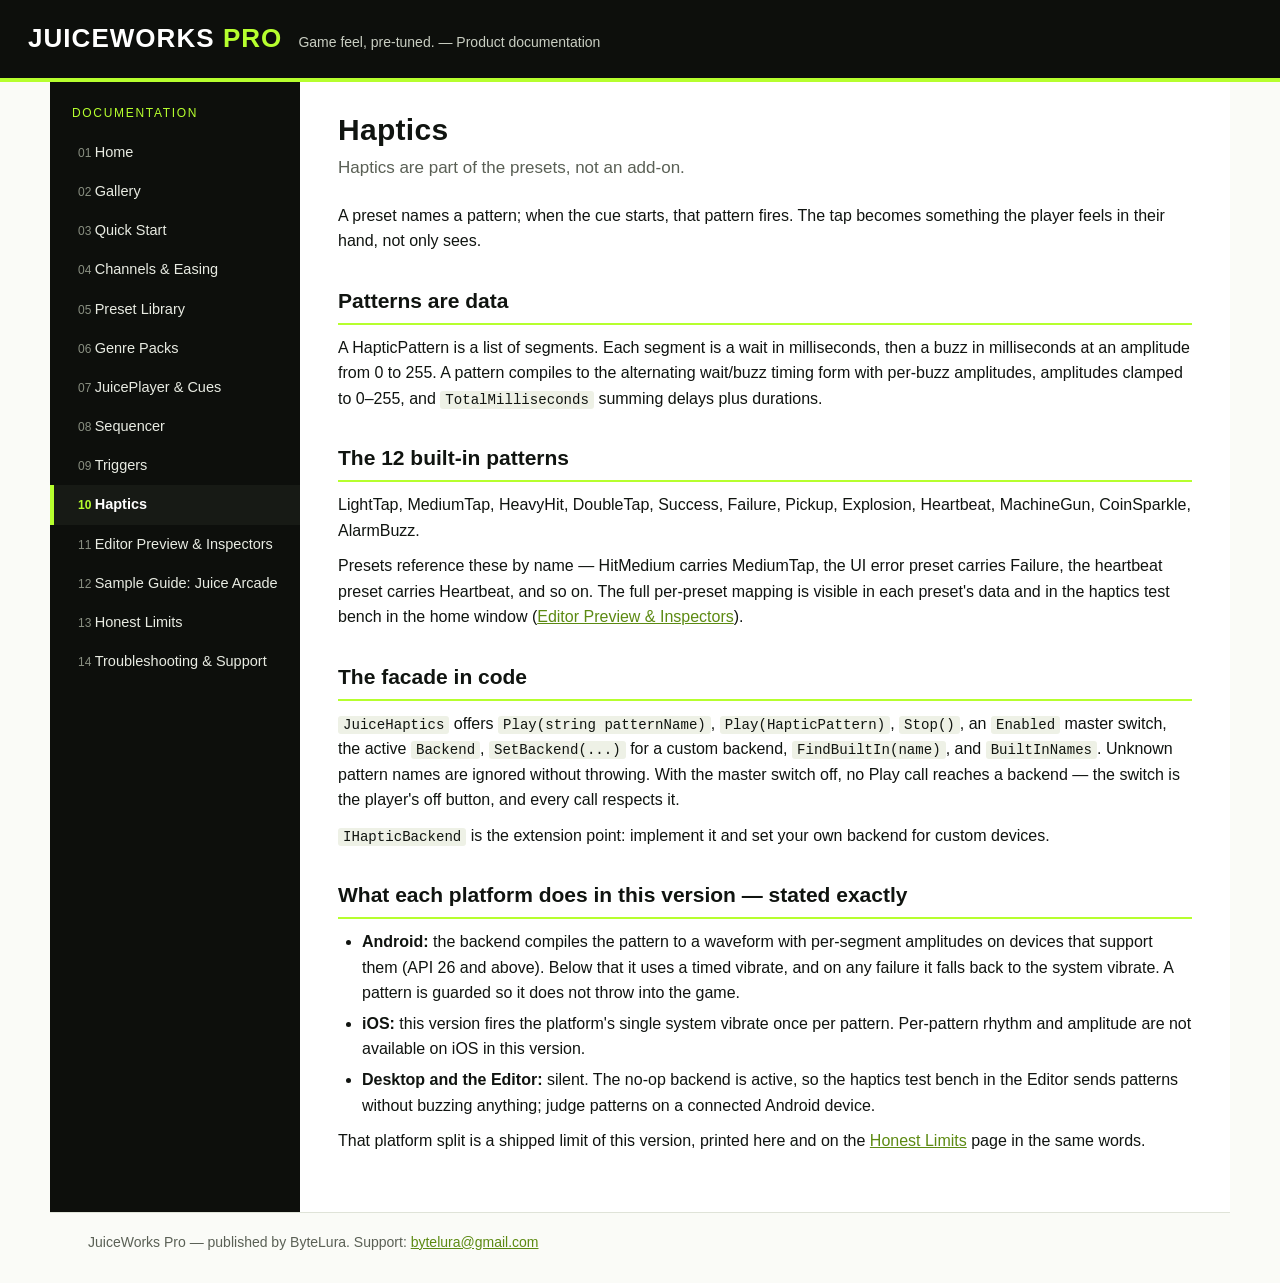
<file: haptics.html>
<!DOCTYPE html>
<html lang="en">
<head>
<meta charset="utf-8">
<meta name="viewport" content="width=device-width, initial-scale=1">
<title>Haptics — JuiceWorks Pro Documentation</title>
<link rel="stylesheet" href="style.css">
</head>
<body>
<header class="site-header">
  <div class="brand">JuiceWorks <span>Pro</span></div>
  <div class="tagline">Game feel, pre-tuned. — Product documentation</div>
</header>
<div class="layout">
  <nav class="sidebar" aria-label="Documentation pages">
    <div class="nav-title">Documentation</div>
    <ol>
        <li><a href="index.html">Home</a></li>
        <li><a href="gallery.html">Gallery</a></li>
        <li><a href="quick-start.html">Quick Start</a></li>
        <li><a href="channels-and-easing.html">Channels &amp; Easing</a></li>
        <li><a href="preset-library.html">Preset Library</a></li>
        <li><a href="genre-packs.html">Genre Packs</a></li>
        <li><a href="juiceplayer-and-cues.html">JuicePlayer &amp; Cues</a></li>
        <li><a href="sequencer.html">Sequencer</a></li>
        <li><a href="triggers.html">Triggers</a></li>
        <li><a href="haptics.html" class="active" aria-current="page">Haptics</a></li>
        <li><a href="editor-preview-and-inspectors.html">Editor Preview &amp; Inspectors</a></li>
        <li><a href="sample-guide-juice-arcade.html">Sample Guide: Juice Arcade</a></li>
        <li><a href="honest-limits.html">Honest Limits</a></li>
        <li><a href="troubleshooting-and-support.html">Troubleshooting &amp; Support</a></li>
    </ol>
  </nav>
  <main class="content">

<h1>Haptics</h1>
<p class="lede">Haptics are part of the presets, not an add-on.</p>

<p>A preset names a pattern; when the cue starts, that pattern fires. The tap becomes something the player feels in their hand, not only sees.</p>

<h2>Patterns are data</h2>
<p>A HapticPattern is a list of segments. Each segment is a wait in milliseconds, then a buzz in milliseconds at an amplitude from 0 to 255. A pattern compiles to the alternating wait/buzz timing form with per-buzz amplitudes, amplitudes clamped to 0–255, and <code>TotalMilliseconds</code> summing delays plus durations.</p>

<h2>The 12 built-in patterns</h2>
<p>LightTap, MediumTap, HeavyHit, DoubleTap, Success, Failure, Pickup, Explosion, Heartbeat, MachineGun, CoinSparkle, AlarmBuzz.</p>
<p>Presets reference these by name — HitMedium carries MediumTap, the UI error preset carries Failure, the heartbeat preset carries Heartbeat, and so on. The full per-preset mapping is visible in each preset's data and in the haptics test bench in the home window (<a href="editor-preview-and-inspectors.html">Editor Preview &amp; Inspectors</a>).</p>

<h2>The facade in code</h2>
<p><code>JuiceHaptics</code> offers <code>Play(string patternName)</code>, <code>Play(HapticPattern)</code>, <code>Stop()</code>, an <code>Enabled</code> master switch, the active <code>Backend</code>, <code>SetBackend(...)</code> for a custom backend, <code>FindBuiltIn(name)</code>, and <code>BuiltInNames</code>. Unknown pattern names are ignored without throwing. With the master switch off, no Play call reaches a backend — the switch is the player's off button, and every call respects it.</p>
<p><code>IHapticBackend</code> is the extension point: implement it and set your own backend for custom devices.</p>

<h2>What each platform does in this version — stated exactly</h2>
<ul>
  <li><strong>Android:</strong> the backend compiles the pattern to a waveform with per-segment amplitudes on devices that support them (API 26 and above). Below that it uses a timed vibrate, and on any failure it falls back to the system vibrate. A pattern is guarded so it does not throw into the game.</li>
  <li><strong>iOS:</strong> this version fires the platform's single system vibrate once per pattern. Per-pattern rhythm and amplitude are not available on iOS in this version.</li>
  <li><strong>Desktop and the Editor:</strong> silent. The no-op backend is active, so the haptics test bench in the Editor sends patterns without buzzing anything; judge patterns on a connected Android device.</li>
</ul>
<p>That platform split is a shipped limit of this version, printed here and on the <a href="honest-limits.html">Honest Limits</a> page in the same words.</p>

  </main>
</div>
<footer class="site-footer">
  JuiceWorks Pro — published by ByteLura. Support: <a href="mailto:bytelura@gmail.com">bytelura@gmail.com</a>
</footer>
</body>
</html>
</file>
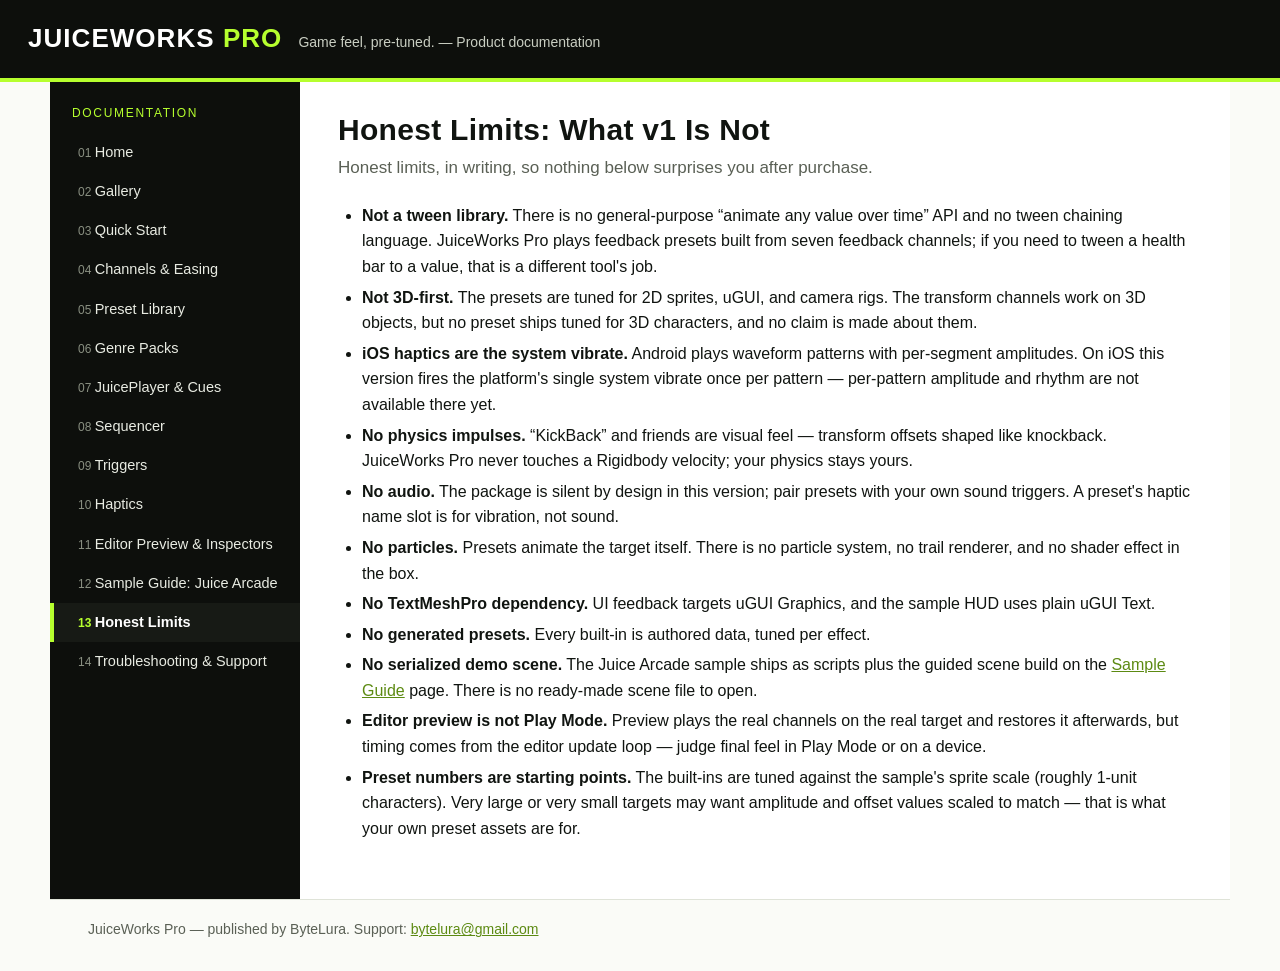
<file: honest-limits.html>
<!DOCTYPE html>
<html lang="en">
<head>
<meta charset="utf-8">
<meta name="viewport" content="width=device-width, initial-scale=1">
<title>Honest Limits — JuiceWorks Pro Documentation</title>
<link rel="stylesheet" href="style.css">
</head>
<body>
<header class="site-header">
  <div class="brand">JuiceWorks <span>Pro</span></div>
  <div class="tagline">Game feel, pre-tuned. — Product documentation</div>
</header>
<div class="layout">
  <nav class="sidebar" aria-label="Documentation pages">
    <div class="nav-title">Documentation</div>
    <ol>
        <li><a href="index.html">Home</a></li>
        <li><a href="gallery.html">Gallery</a></li>
        <li><a href="quick-start.html">Quick Start</a></li>
        <li><a href="channels-and-easing.html">Channels &amp; Easing</a></li>
        <li><a href="preset-library.html">Preset Library</a></li>
        <li><a href="genre-packs.html">Genre Packs</a></li>
        <li><a href="juiceplayer-and-cues.html">JuicePlayer &amp; Cues</a></li>
        <li><a href="sequencer.html">Sequencer</a></li>
        <li><a href="triggers.html">Triggers</a></li>
        <li><a href="haptics.html">Haptics</a></li>
        <li><a href="editor-preview-and-inspectors.html">Editor Preview &amp; Inspectors</a></li>
        <li><a href="sample-guide-juice-arcade.html">Sample Guide: Juice Arcade</a></li>
        <li><a href="honest-limits.html" class="active" aria-current="page">Honest Limits</a></li>
        <li><a href="troubleshooting-and-support.html">Troubleshooting &amp; Support</a></li>
    </ol>
  </nav>
  <main class="content">

<h1>Honest Limits: What v1 Is Not</h1>
<p class="lede">Honest limits, in writing, so nothing below surprises you after purchase.</p>

<ul>
  <li><strong>Not a tween library.</strong> There is no general-purpose &ldquo;animate any value over time&rdquo; API and no tween chaining language. JuiceWorks Pro plays feedback presets built from seven feedback channels; if you need to tween a health bar to a value, that is a different tool's job.</li>
  <li><strong>Not 3D-first.</strong> The presets are tuned for 2D sprites, uGUI, and camera rigs. The transform channels work on 3D objects, but no preset ships tuned for 3D characters, and no claim is made about them.</li>
  <li><strong>iOS haptics are the system vibrate.</strong> Android plays waveform patterns with per-segment amplitudes. On iOS this version fires the platform's single system vibrate once per pattern — per-pattern amplitude and rhythm are not available there yet.</li>
  <li><strong>No physics impulses.</strong> &ldquo;KickBack&rdquo; and friends are visual feel — transform offsets shaped like knockback. JuiceWorks Pro never touches a Rigidbody velocity; your physics stays yours.</li>
  <li><strong>No audio.</strong> The package is silent by design in this version; pair presets with your own sound triggers. A preset's haptic name slot is for vibration, not sound.</li>
  <li><strong>No particles.</strong> Presets animate the target itself. There is no particle system, no trail renderer, and no shader effect in the box.</li>
  <li><strong>No TextMeshPro dependency.</strong> UI feedback targets uGUI Graphics, and the sample HUD uses plain uGUI Text.</li>
  <li><strong>No generated presets.</strong> Every built-in is authored data, tuned per effect.</li>
  <li><strong>No serialized demo scene.</strong> The Juice Arcade sample ships as scripts plus the guided scene build on the <a href="sample-guide-juice-arcade.html">Sample Guide</a> page. There is no ready-made scene file to open.</li>
  <li><strong>Editor preview is not Play Mode.</strong> Preview plays the real channels on the real target and restores it afterwards, but timing comes from the editor update loop — judge final feel in Play Mode or on a device.</li>
  <li><strong>Preset numbers are starting points.</strong> The built-ins are tuned against the sample's sprite scale (roughly 1-unit characters). Very large or very small targets may want amplitude and offset values scaled to match — that is what your own preset assets are for.</li>
</ul>

  </main>
</div>
<footer class="site-footer">
  JuiceWorks Pro — published by ByteLura. Support: <a href="mailto:bytelura@gmail.com">bytelura@gmail.com</a>
</footer>
</body>
</html>
</file>
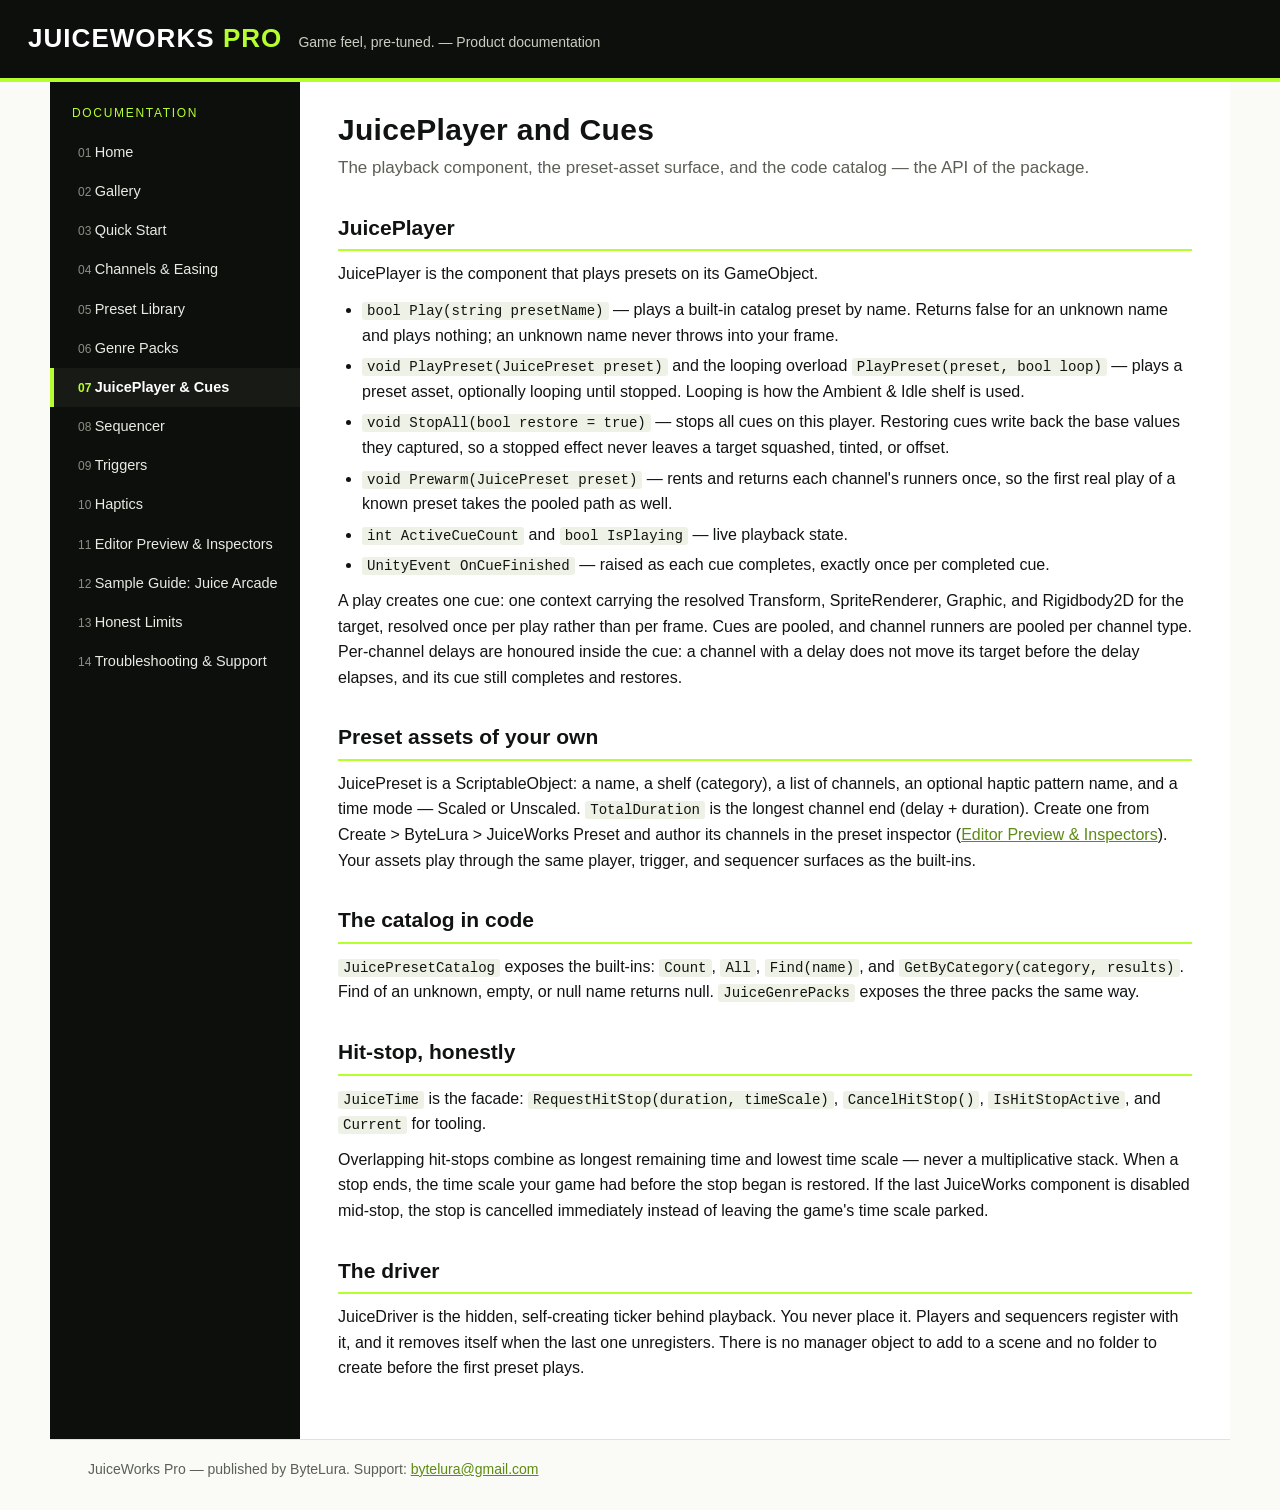
<file: juiceplayer-and-cues.html>
<!DOCTYPE html>
<html lang="en">
<head>
<meta charset="utf-8">
<meta name="viewport" content="width=device-width, initial-scale=1">
<title>JuicePlayer &amp; Cues — JuiceWorks Pro Documentation</title>
<link rel="stylesheet" href="style.css">
</head>
<body>
<header class="site-header">
  <div class="brand">JuiceWorks <span>Pro</span></div>
  <div class="tagline">Game feel, pre-tuned. — Product documentation</div>
</header>
<div class="layout">
  <nav class="sidebar" aria-label="Documentation pages">
    <div class="nav-title">Documentation</div>
    <ol>
        <li><a href="index.html">Home</a></li>
        <li><a href="gallery.html">Gallery</a></li>
        <li><a href="quick-start.html">Quick Start</a></li>
        <li><a href="channels-and-easing.html">Channels &amp; Easing</a></li>
        <li><a href="preset-library.html">Preset Library</a></li>
        <li><a href="genre-packs.html">Genre Packs</a></li>
        <li><a href="juiceplayer-and-cues.html" class="active" aria-current="page">JuicePlayer &amp; Cues</a></li>
        <li><a href="sequencer.html">Sequencer</a></li>
        <li><a href="triggers.html">Triggers</a></li>
        <li><a href="haptics.html">Haptics</a></li>
        <li><a href="editor-preview-and-inspectors.html">Editor Preview &amp; Inspectors</a></li>
        <li><a href="sample-guide-juice-arcade.html">Sample Guide: Juice Arcade</a></li>
        <li><a href="honest-limits.html">Honest Limits</a></li>
        <li><a href="troubleshooting-and-support.html">Troubleshooting &amp; Support</a></li>
    </ol>
  </nav>
  <main class="content">

<h1>JuicePlayer and Cues</h1>
<p class="lede">The playback component, the preset-asset surface, and the code catalog — the API of the package.</p>

<h2>JuicePlayer</h2>
<p>JuicePlayer is the component that plays presets on its GameObject.</p>
<ul>
  <li><code>bool Play(string presetName)</code> — plays a built-in catalog preset by name. Returns false for an unknown name and plays nothing; an unknown name never throws into your frame.</li>
  <li><code>void PlayPreset(JuicePreset preset)</code> and the looping overload <code>PlayPreset(preset, bool loop)</code> — plays a preset asset, optionally looping until stopped. Looping is how the Ambient &amp; Idle shelf is used.</li>
  <li><code>void StopAll(bool restore = true)</code> — stops all cues on this player. Restoring cues write back the base values they captured, so a stopped effect never leaves a target squashed, tinted, or offset.</li>
  <li><code>void Prewarm(JuicePreset preset)</code> — rents and returns each channel's runners once, so the first real play of a known preset takes the pooled path as well.</li>
  <li><code>int ActiveCueCount</code> and <code>bool IsPlaying</code> — live playback state.</li>
  <li><code>UnityEvent OnCueFinished</code> — raised as each cue completes, exactly once per completed cue.</li>
</ul>
<p>A play creates one cue: one context carrying the resolved Transform, SpriteRenderer, Graphic, and Rigidbody2D for the target, resolved once per play rather than per frame. Cues are pooled, and channel runners are pooled per channel type. Per-channel delays are honoured inside the cue: a channel with a delay does not move its target before the delay elapses, and its cue still completes and restores.</p>

<h2>Preset assets of your own</h2>
<p>JuicePreset is a ScriptableObject: a name, a shelf (category), a list of channels, an optional haptic pattern name, and a time mode — Scaled or Unscaled. <code>TotalDuration</code> is the longest channel end (delay + duration). Create one from Create &gt; ByteLura &gt; JuiceWorks Preset and author its channels in the preset inspector (<a href="editor-preview-and-inspectors.html">Editor Preview &amp; Inspectors</a>). Your assets play through the same player, trigger, and sequencer surfaces as the built-ins.</p>

<h2>The catalog in code</h2>
<p><code>JuicePresetCatalog</code> exposes the built-ins: <code>Count</code>, <code>All</code>, <code>Find(name)</code>, and <code>GetByCategory(category, results)</code>. Find of an unknown, empty, or null name returns null. <code>JuiceGenrePacks</code> exposes the three packs the same way.</p>

<h2>Hit-stop, honestly</h2>
<p><code>JuiceTime</code> is the facade: <code>RequestHitStop(duration, timeScale)</code>, <code>CancelHitStop()</code>, <code>IsHitStopActive</code>, and <code>Current</code> for tooling.</p>
<p>Overlapping hit-stops combine as longest remaining time and lowest time scale — never a multiplicative stack. When a stop ends, the time scale your game had before the stop began is restored. If the last JuiceWorks component is disabled mid-stop, the stop is cancelled immediately instead of leaving the game's time scale parked.</p>

<h2>The driver</h2>
<p>JuiceDriver is the hidden, self-creating ticker behind playback. You never place it. Players and sequencers register with it, and it removes itself when the last one unregisters. There is no manager object to add to a scene and no folder to create before the first preset plays.</p>

  </main>
</div>
<footer class="site-footer">
  JuiceWorks Pro — published by ByteLura. Support: <a href="mailto:bytelura@gmail.com">bytelura@gmail.com</a>
</footer>
</body>
</html>
</file>
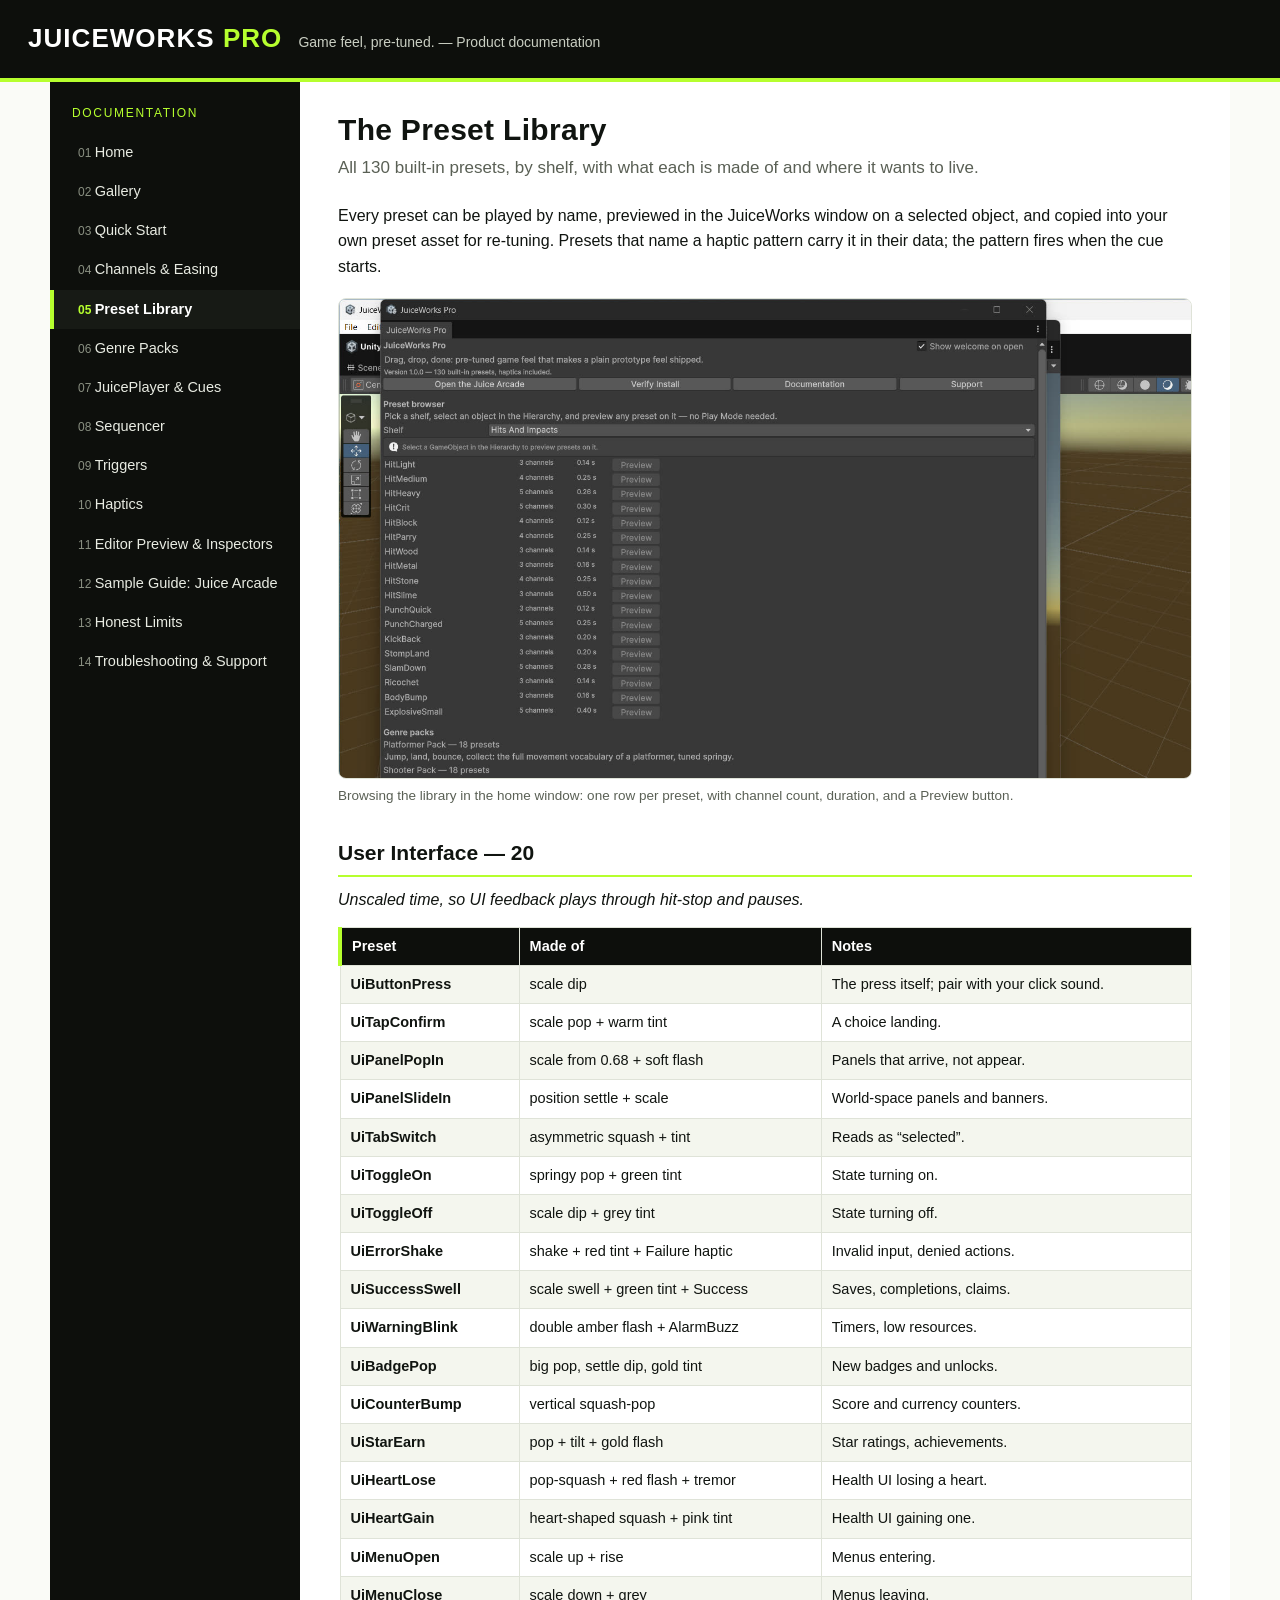
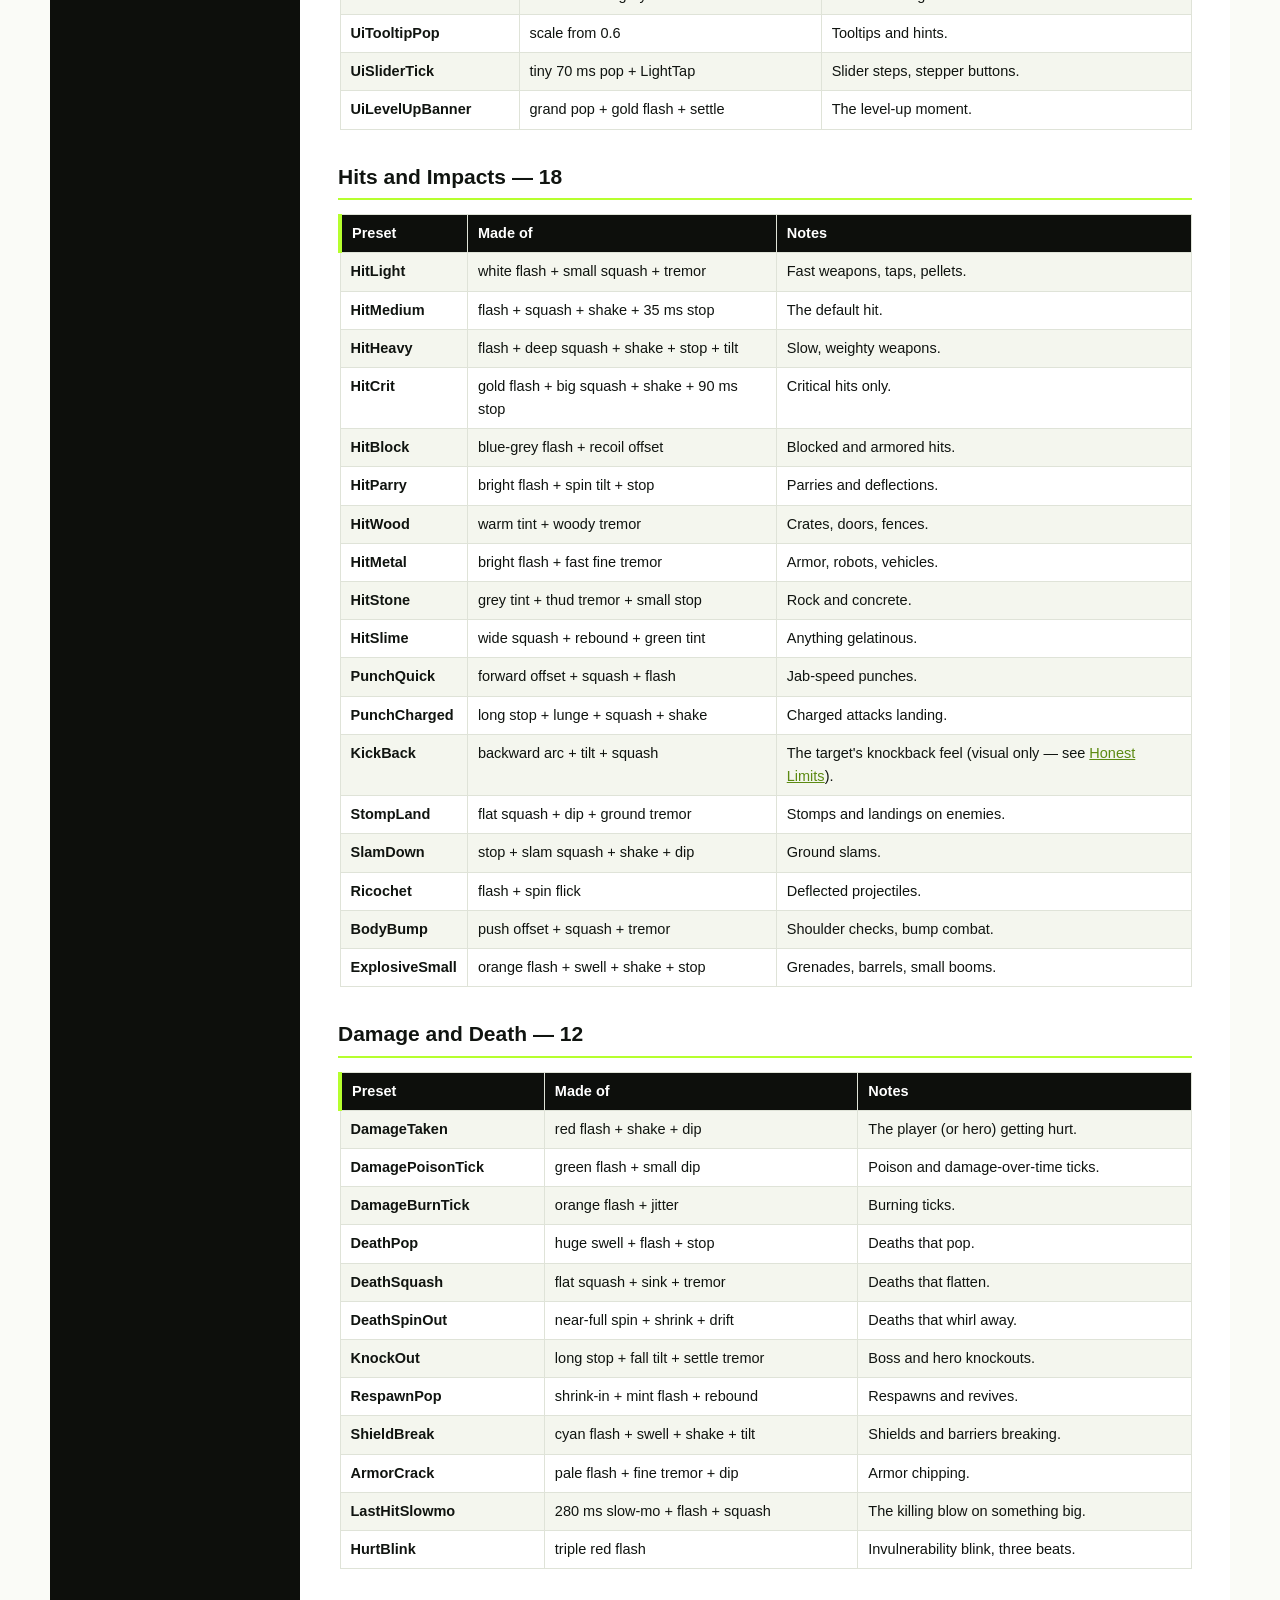
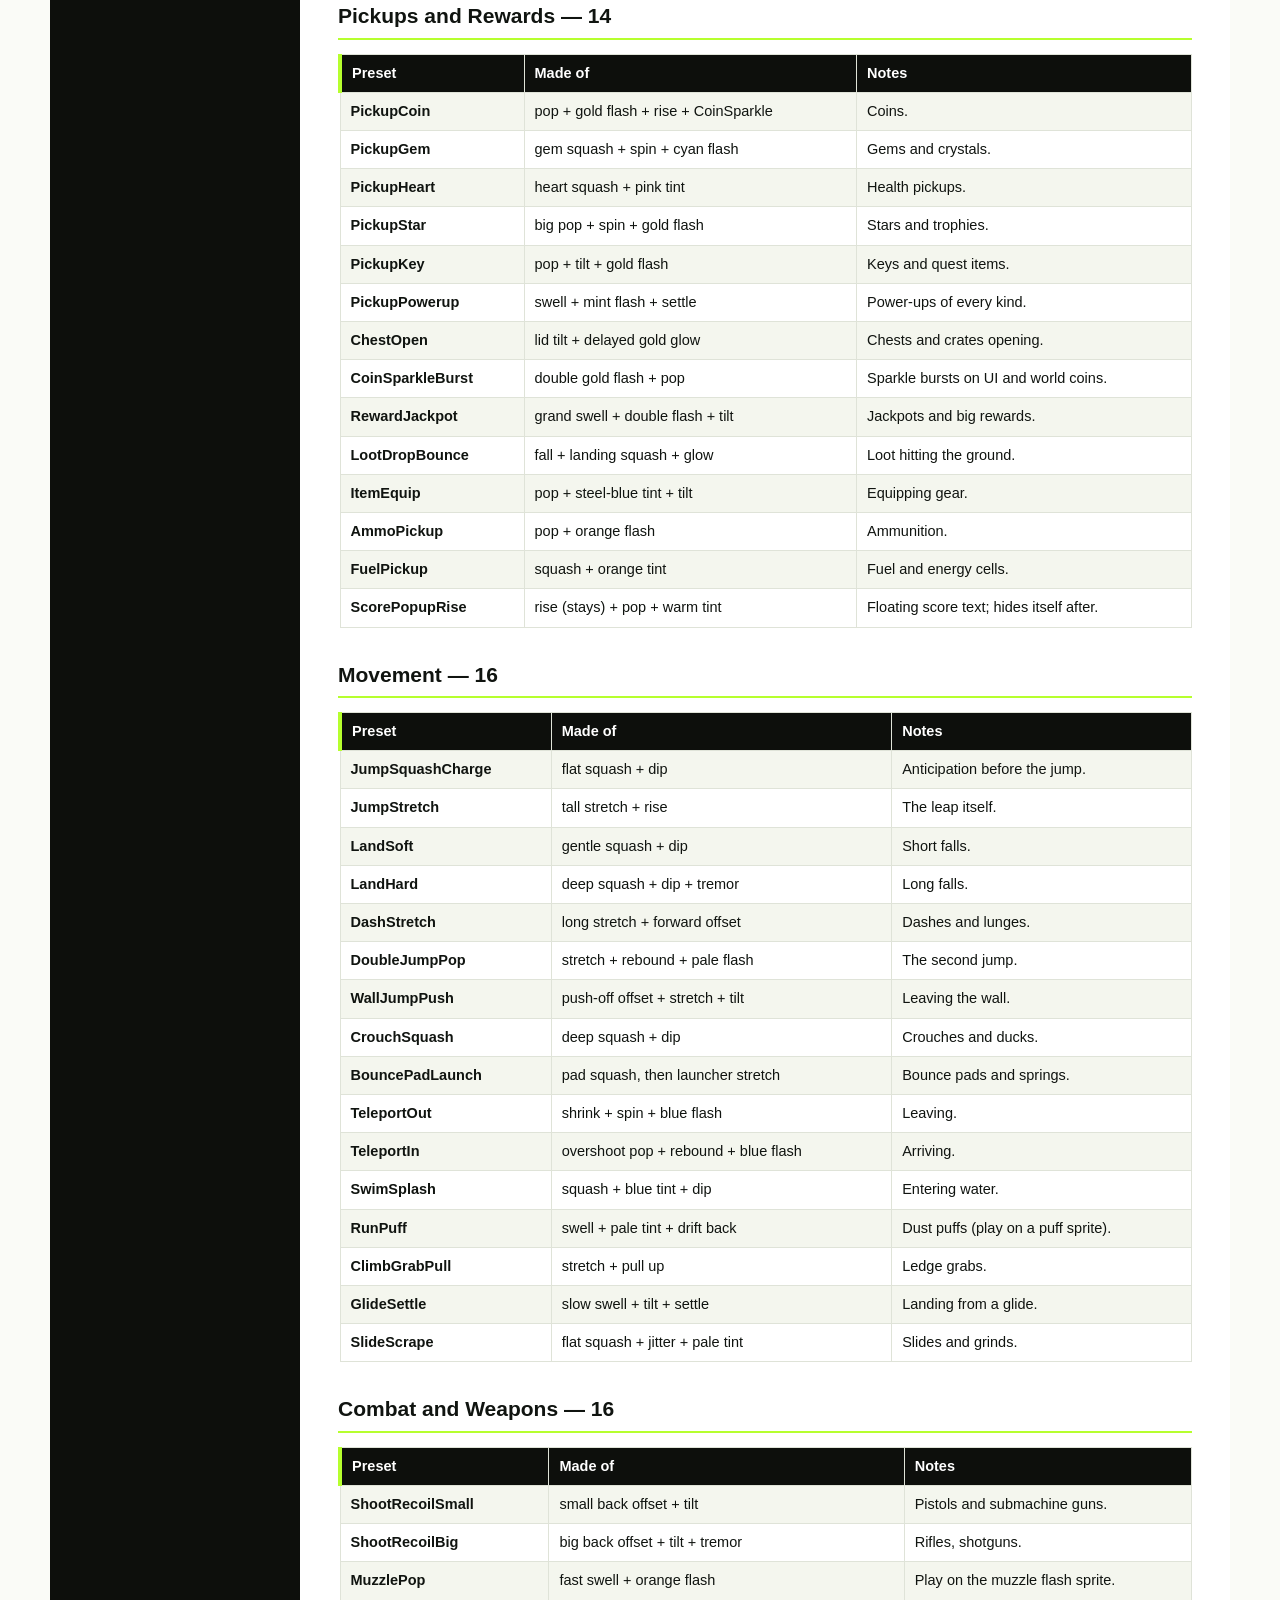
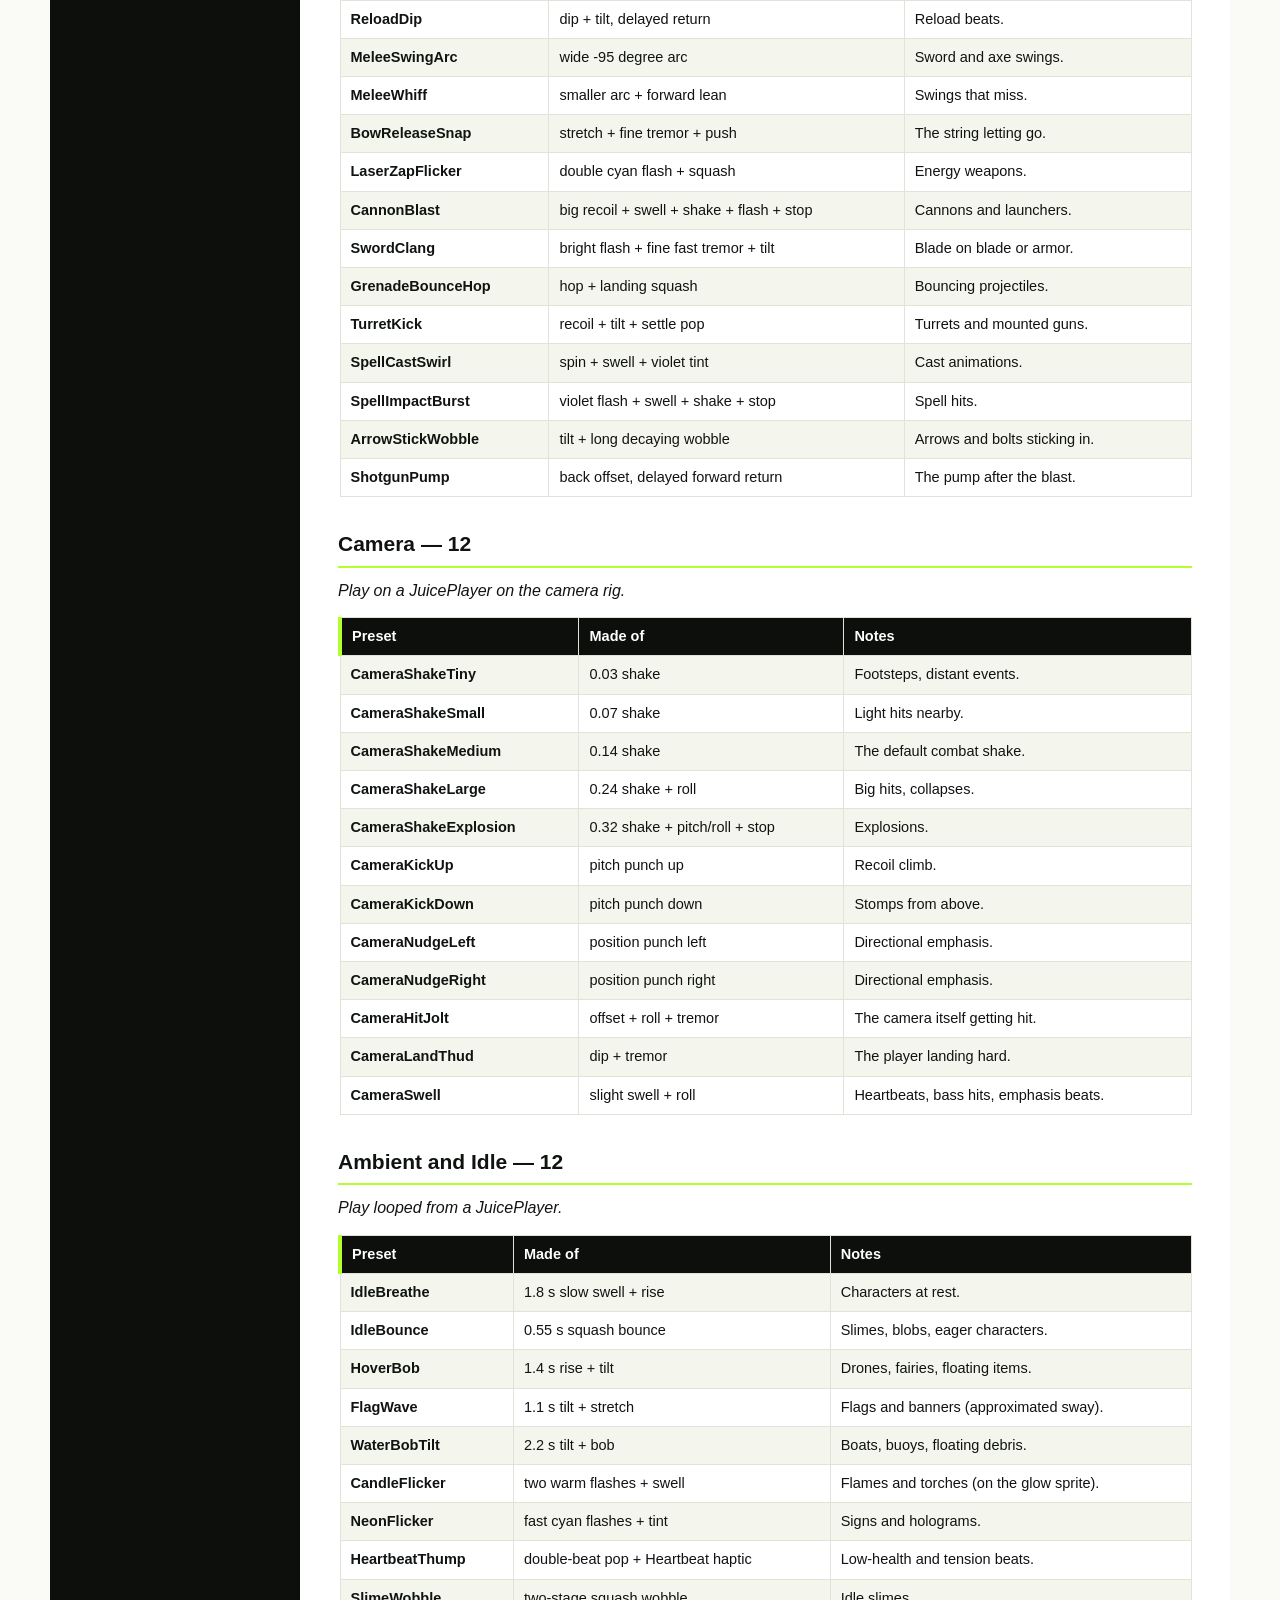
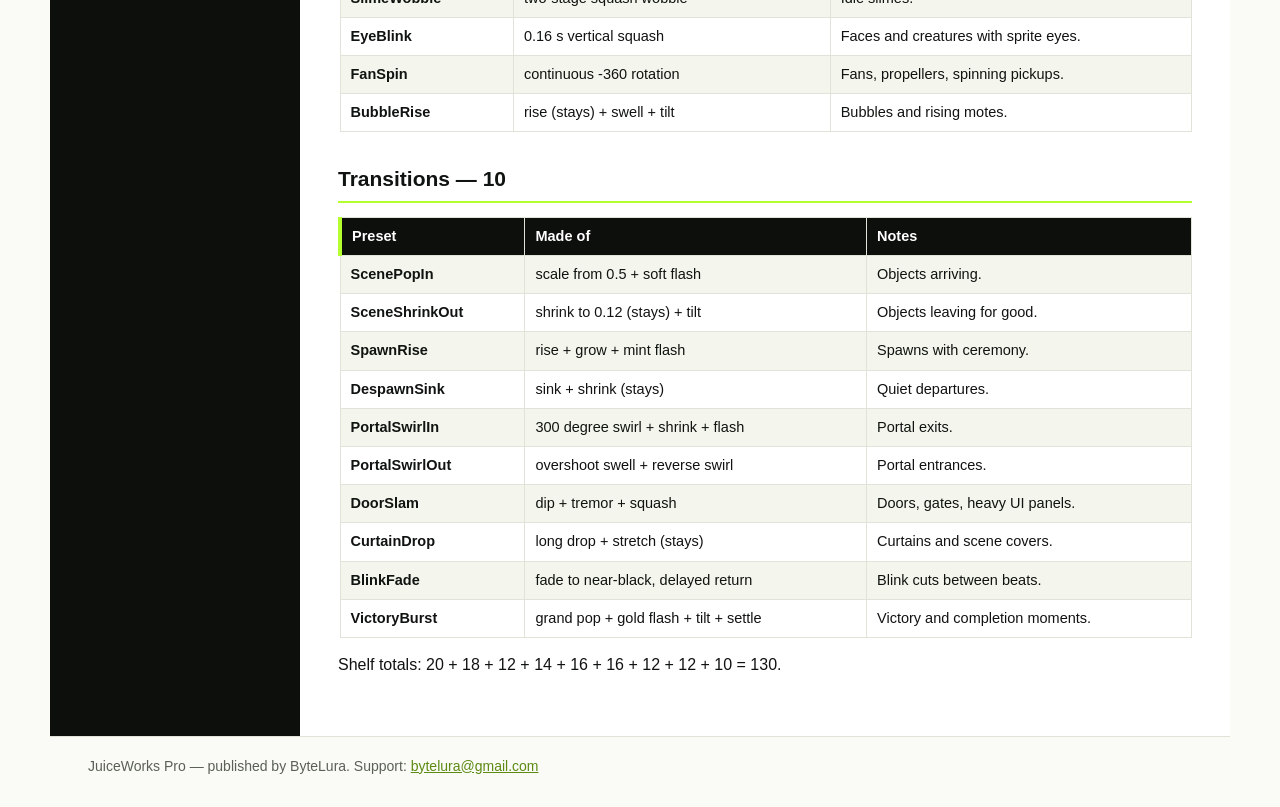
<file: preset-library.html>
<!DOCTYPE html>
<html lang="en">
<head>
<meta charset="utf-8">
<meta name="viewport" content="width=device-width, initial-scale=1">
<title>Preset Library — JuiceWorks Pro Documentation</title>
<link rel="stylesheet" href="style.css">
</head>
<body>
<header class="site-header">
  <div class="brand">JuiceWorks <span>Pro</span></div>
  <div class="tagline">Game feel, pre-tuned. — Product documentation</div>
</header>
<div class="layout">
  <nav class="sidebar" aria-label="Documentation pages">
    <div class="nav-title">Documentation</div>
    <ol>
        <li><a href="index.html">Home</a></li>
        <li><a href="gallery.html">Gallery</a></li>
        <li><a href="quick-start.html">Quick Start</a></li>
        <li><a href="channels-and-easing.html">Channels &amp; Easing</a></li>
        <li><a href="preset-library.html" class="active" aria-current="page">Preset Library</a></li>
        <li><a href="genre-packs.html">Genre Packs</a></li>
        <li><a href="juiceplayer-and-cues.html">JuicePlayer &amp; Cues</a></li>
        <li><a href="sequencer.html">Sequencer</a></li>
        <li><a href="triggers.html">Triggers</a></li>
        <li><a href="haptics.html">Haptics</a></li>
        <li><a href="editor-preview-and-inspectors.html">Editor Preview &amp; Inspectors</a></li>
        <li><a href="sample-guide-juice-arcade.html">Sample Guide: Juice Arcade</a></li>
        <li><a href="honest-limits.html">Honest Limits</a></li>
        <li><a href="troubleshooting-and-support.html">Troubleshooting &amp; Support</a></li>
    </ol>
  </nav>
  <main class="content">
<h1>The Preset Library</h1>
<p class="lede">All 130 built-in presets, by shelf, with what each is made of and where it wants to live.</p>
<p>Every preset can be played by name, previewed in the JuiceWorks window on a selected object, and copied into your own preset asset for re-tuning. Presets that name a haptic pattern carry it in their data; the pattern fires when the cue starts.</p>
<figure class="doc-figure">
  <img class="doc-shot" src="images/hero.jpg" alt="Preset browser in the JuiceWorks Pro home window listing presets with channel counts, durations, and Preview buttons">
  <figcaption>Browsing the library in the home window: one row per preset, with channel count, duration, and a Preview button.</figcaption>
</figure>
<h2>User Interface — 20</h2>
<p><em>Unscaled time, so UI feedback plays through hit-stop and pauses.</em></p>
<div class="table-wrap"><table>
<tr><th>Preset</th><th>Made of</th><th>Notes</th></tr>
<tr><td>UiButtonPress</td><td>scale dip</td><td>The press itself; pair with your click sound.</td></tr>
<tr><td>UiTapConfirm</td><td>scale pop + warm tint</td><td>A choice landing.</td></tr>
<tr><td>UiPanelPopIn</td><td>scale from 0.68 + soft flash</td><td>Panels that arrive, not appear.</td></tr>
<tr><td>UiPanelSlideIn</td><td>position settle + scale</td><td>World-space panels and banners.</td></tr>
<tr><td>UiTabSwitch</td><td>asymmetric squash + tint</td><td>Reads as &ldquo;selected&rdquo;.</td></tr>
<tr><td>UiToggleOn</td><td>springy pop + green tint</td><td>State turning on.</td></tr>
<tr><td>UiToggleOff</td><td>scale dip + grey tint</td><td>State turning off.</td></tr>
<tr><td>UiErrorShake</td><td>shake + red tint + Failure haptic</td><td>Invalid input, denied actions.</td></tr>
<tr><td>UiSuccessSwell</td><td>scale swell + green tint + Success</td><td>Saves, completions, claims.</td></tr>
<tr><td>UiWarningBlink</td><td>double amber flash + AlarmBuzz</td><td>Timers, low resources.</td></tr>
<tr><td>UiBadgePop</td><td>big pop, settle dip, gold tint</td><td>New badges and unlocks.</td></tr>
<tr><td>UiCounterBump</td><td>vertical squash-pop</td><td>Score and currency counters.</td></tr>
<tr><td>UiStarEarn</td><td>pop + tilt + gold flash</td><td>Star ratings, achievements.</td></tr>
<tr><td>UiHeartLose</td><td>pop-squash + red flash + tremor</td><td>Health UI losing a heart.</td></tr>
<tr><td>UiHeartGain</td><td>heart-shaped squash + pink tint</td><td>Health UI gaining one.</td></tr>
<tr><td>UiMenuOpen</td><td>scale up + rise</td><td>Menus entering.</td></tr>
<tr><td>UiMenuClose</td><td>scale down + grey</td><td>Menus leaving.</td></tr>
<tr><td>UiTooltipPop</td><td>scale from 0.6</td><td>Tooltips and hints.</td></tr>
<tr><td>UiSliderTick</td><td>tiny 70 ms pop + LightTap</td><td>Slider steps, stepper buttons.</td></tr>
<tr><td>UiLevelUpBanner</td><td>grand pop + gold flash + settle</td><td>The level-up moment.</td></tr>
</table></div>
<h2>Hits and Impacts — 18</h2>
<div class="table-wrap"><table>
<tr><th>Preset</th><th>Made of</th><th>Notes</th></tr>
<tr><td>HitLight</td><td>white flash + small squash + tremor</td><td>Fast weapons, taps, pellets.</td></tr>
<tr><td>HitMedium</td><td>flash + squash + shake + 35 ms stop</td><td>The default hit.</td></tr>
<tr><td>HitHeavy</td><td>flash + deep squash + shake + stop + tilt</td><td>Slow, weighty weapons.</td></tr>
<tr><td>HitCrit</td><td>gold flash + big squash + shake + 90 ms stop</td><td>Critical hits only.</td></tr>
<tr><td>HitBlock</td><td>blue-grey flash + recoil offset</td><td>Blocked and armored hits.</td></tr>
<tr><td>HitParry</td><td>bright flash + spin tilt + stop</td><td>Parries and deflections.</td></tr>
<tr><td>HitWood</td><td>warm tint + woody tremor</td><td>Crates, doors, fences.</td></tr>
<tr><td>HitMetal</td><td>bright flash + fast fine tremor</td><td>Armor, robots, vehicles.</td></tr>
<tr><td>HitStone</td><td>grey tint + thud tremor + small stop</td><td>Rock and concrete.</td></tr>
<tr><td>HitSlime</td><td>wide squash + rebound + green tint</td><td>Anything gelatinous.</td></tr>
<tr><td>PunchQuick</td><td>forward offset + squash + flash</td><td>Jab-speed punches.</td></tr>
<tr><td>PunchCharged</td><td>long stop + lunge + squash + shake</td><td>Charged attacks landing.</td></tr>
<tr><td>KickBack</td><td>backward arc + tilt + squash</td><td>The target's knockback feel (visual only — see <a href="honest-limits.html">Honest Limits</a>).</td></tr>
<tr><td>StompLand</td><td>flat squash + dip + ground tremor</td><td>Stomps and landings on enemies.</td></tr>
<tr><td>SlamDown</td><td>stop + slam squash + shake + dip</td><td>Ground slams.</td></tr>
<tr><td>Ricochet</td><td>flash + spin flick</td><td>Deflected projectiles.</td></tr>
<tr><td>BodyBump</td><td>push offset + squash + tremor</td><td>Shoulder checks, bump combat.</td></tr>
<tr><td>ExplosiveSmall</td><td>orange flash + swell + shake + stop</td><td>Grenades, barrels, small booms.</td></tr>
</table></div>
<h2>Damage and Death — 12</h2>
<div class="table-wrap"><table>
<tr><th>Preset</th><th>Made of</th><th>Notes</th></tr>
<tr><td>DamageTaken</td><td>red flash + shake + dip</td><td>The player (or hero) getting hurt.</td></tr>
<tr><td>DamagePoisonTick</td><td>green flash + small dip</td><td>Poison and damage-over-time ticks.</td></tr>
<tr><td>DamageBurnTick</td><td>orange flash + jitter</td><td>Burning ticks.</td></tr>
<tr><td>DeathPop</td><td>huge swell + flash + stop</td><td>Deaths that pop.</td></tr>
<tr><td>DeathSquash</td><td>flat squash + sink + tremor</td><td>Deaths that flatten.</td></tr>
<tr><td>DeathSpinOut</td><td>near-full spin + shrink + drift</td><td>Deaths that whirl away.</td></tr>
<tr><td>KnockOut</td><td>long stop + fall tilt + settle tremor</td><td>Boss and hero knockouts.</td></tr>
<tr><td>RespawnPop</td><td>shrink-in + mint flash + rebound</td><td>Respawns and revives.</td></tr>
<tr><td>ShieldBreak</td><td>cyan flash + swell + shake + tilt</td><td>Shields and barriers breaking.</td></tr>
<tr><td>ArmorCrack</td><td>pale flash + fine tremor + dip</td><td>Armor chipping.</td></tr>
<tr><td>LastHitSlowmo</td><td>280 ms slow-mo + flash + squash</td><td>The killing blow on something big.</td></tr>
<tr><td>HurtBlink</td><td>triple red flash</td><td>Invulnerability blink, three beats.</td></tr>
</table></div>
<h2>Pickups and Rewards — 14</h2>
<div class="table-wrap"><table>
<tr><th>Preset</th><th>Made of</th><th>Notes</th></tr>
<tr><td>PickupCoin</td><td>pop + gold flash + rise + CoinSparkle</td><td>Coins.</td></tr>
<tr><td>PickupGem</td><td>gem squash + spin + cyan flash</td><td>Gems and crystals.</td></tr>
<tr><td>PickupHeart</td><td>heart squash + pink tint</td><td>Health pickups.</td></tr>
<tr><td>PickupStar</td><td>big pop + spin + gold flash</td><td>Stars and trophies.</td></tr>
<tr><td>PickupKey</td><td>pop + tilt + gold flash</td><td>Keys and quest items.</td></tr>
<tr><td>PickupPowerup</td><td>swell + mint flash + settle</td><td>Power-ups of every kind.</td></tr>
<tr><td>ChestOpen</td><td>lid tilt + delayed gold glow</td><td>Chests and crates opening.</td></tr>
<tr><td>CoinSparkleBurst</td><td>double gold flash + pop</td><td>Sparkle bursts on UI and world coins.</td></tr>
<tr><td>RewardJackpot</td><td>grand swell + double flash + tilt</td><td>Jackpots and big rewards.</td></tr>
<tr><td>LootDropBounce</td><td>fall + landing squash + glow</td><td>Loot hitting the ground.</td></tr>
<tr><td>ItemEquip</td><td>pop + steel-blue tint + tilt</td><td>Equipping gear.</td></tr>
<tr><td>AmmoPickup</td><td>pop + orange flash</td><td>Ammunition.</td></tr>
<tr><td>FuelPickup</td><td>squash + orange tint</td><td>Fuel and energy cells.</td></tr>
<tr><td>ScorePopupRise</td><td>rise (stays) + pop + warm tint</td><td>Floating score text; hides itself after.</td></tr>
</table></div>
<h2>Movement — 16</h2>
<div class="table-wrap"><table>
<tr><th>Preset</th><th>Made of</th><th>Notes</th></tr>
<tr><td>JumpSquashCharge</td><td>flat squash + dip</td><td>Anticipation before the jump.</td></tr>
<tr><td>JumpStretch</td><td>tall stretch + rise</td><td>The leap itself.</td></tr>
<tr><td>LandSoft</td><td>gentle squash + dip</td><td>Short falls.</td></tr>
<tr><td>LandHard</td><td>deep squash + dip + tremor</td><td>Long falls.</td></tr>
<tr><td>DashStretch</td><td>long stretch + forward offset</td><td>Dashes and lunges.</td></tr>
<tr><td>DoubleJumpPop</td><td>stretch + rebound + pale flash</td><td>The second jump.</td></tr>
<tr><td>WallJumpPush</td><td>push-off offset + stretch + tilt</td><td>Leaving the wall.</td></tr>
<tr><td>CrouchSquash</td><td>deep squash + dip</td><td>Crouches and ducks.</td></tr>
<tr><td>BouncePadLaunch</td><td>pad squash, then launcher stretch</td><td>Bounce pads and springs.</td></tr>
<tr><td>TeleportOut</td><td>shrink + spin + blue flash</td><td>Leaving.</td></tr>
<tr><td>TeleportIn</td><td>overshoot pop + rebound + blue flash</td><td>Arriving.</td></tr>
<tr><td>SwimSplash</td><td>squash + blue tint + dip</td><td>Entering water.</td></tr>
<tr><td>RunPuff</td><td>swell + pale tint + drift back</td><td>Dust puffs (play on a puff sprite).</td></tr>
<tr><td>ClimbGrabPull</td><td>stretch + pull up</td><td>Ledge grabs.</td></tr>
<tr><td>GlideSettle</td><td>slow swell + tilt + settle</td><td>Landing from a glide.</td></tr>
<tr><td>SlideScrape</td><td>flat squash + jitter + pale tint</td><td>Slides and grinds.</td></tr>
</table></div>
<h2>Combat and Weapons — 16</h2>
<div class="table-wrap"><table>
<tr><th>Preset</th><th>Made of</th><th>Notes</th></tr>
<tr><td>ShootRecoilSmall</td><td>small back offset + tilt</td><td>Pistols and submachine guns.</td></tr>
<tr><td>ShootRecoilBig</td><td>big back offset + tilt + tremor</td><td>Rifles, shotguns.</td></tr>
<tr><td>MuzzlePop</td><td>fast swell + orange flash</td><td>Play on the muzzle flash sprite.</td></tr>
<tr><td>ReloadDip</td><td>dip + tilt, delayed return</td><td>Reload beats.</td></tr>
<tr><td>MeleeSwingArc</td><td>wide -95 degree arc</td><td>Sword and axe swings.</td></tr>
<tr><td>MeleeWhiff</td><td>smaller arc + forward lean</td><td>Swings that miss.</td></tr>
<tr><td>BowReleaseSnap</td><td>stretch + fine tremor + push</td><td>The string letting go.</td></tr>
<tr><td>LaserZapFlicker</td><td>double cyan flash + squash</td><td>Energy weapons.</td></tr>
<tr><td>CannonBlast</td><td>big recoil + swell + shake + flash + stop</td><td>Cannons and launchers.</td></tr>
<tr><td>SwordClang</td><td>bright flash + fine fast tremor + tilt</td><td>Blade on blade or armor.</td></tr>
<tr><td>GrenadeBounceHop</td><td>hop + landing squash</td><td>Bouncing projectiles.</td></tr>
<tr><td>TurretKick</td><td>recoil + tilt + settle pop</td><td>Turrets and mounted guns.</td></tr>
<tr><td>SpellCastSwirl</td><td>spin + swell + violet tint</td><td>Cast animations.</td></tr>
<tr><td>SpellImpactBurst</td><td>violet flash + swell + shake + stop</td><td>Spell hits.</td></tr>
<tr><td>ArrowStickWobble</td><td>tilt + long decaying wobble</td><td>Arrows and bolts sticking in.</td></tr>
<tr><td>ShotgunPump</td><td>back offset, delayed forward return</td><td>The pump after the blast.</td></tr>
</table></div>
<h2>Camera — 12</h2>
<p><em>Play on a JuicePlayer on the camera rig.</em></p>
<div class="table-wrap"><table>
<tr><th>Preset</th><th>Made of</th><th>Notes</th></tr>
<tr><td>CameraShakeTiny</td><td>0.03 shake</td><td>Footsteps, distant events.</td></tr>
<tr><td>CameraShakeSmall</td><td>0.07 shake</td><td>Light hits nearby.</td></tr>
<tr><td>CameraShakeMedium</td><td>0.14 shake</td><td>The default combat shake.</td></tr>
<tr><td>CameraShakeLarge</td><td>0.24 shake + roll</td><td>Big hits, collapses.</td></tr>
<tr><td>CameraShakeExplosion</td><td>0.32 shake + pitch/roll + stop</td><td>Explosions.</td></tr>
<tr><td>CameraKickUp</td><td>pitch punch up</td><td>Recoil climb.</td></tr>
<tr><td>CameraKickDown</td><td>pitch punch down</td><td>Stomps from above.</td></tr>
<tr><td>CameraNudgeLeft</td><td>position punch left</td><td>Directional emphasis.</td></tr>
<tr><td>CameraNudgeRight</td><td>position punch right</td><td>Directional emphasis.</td></tr>
<tr><td>CameraHitJolt</td><td>offset + roll + tremor</td><td>The camera itself getting hit.</td></tr>
<tr><td>CameraLandThud</td><td>dip + tremor</td><td>The player landing hard.</td></tr>
<tr><td>CameraSwell</td><td>slight swell + roll</td><td>Heartbeats, bass hits, emphasis beats.</td></tr>
</table></div>
<h2>Ambient and Idle — 12</h2>
<p><em>Play looped from a JuicePlayer.</em></p>
<div class="table-wrap"><table>
<tr><th>Preset</th><th>Made of</th><th>Notes</th></tr>
<tr><td>IdleBreathe</td><td>1.8 s slow swell + rise</td><td>Characters at rest.</td></tr>
<tr><td>IdleBounce</td><td>0.55 s squash bounce</td><td>Slimes, blobs, eager characters.</td></tr>
<tr><td>HoverBob</td><td>1.4 s rise + tilt</td><td>Drones, fairies, floating items.</td></tr>
<tr><td>FlagWave</td><td>1.1 s tilt + stretch</td><td>Flags and banners (approximated sway).</td></tr>
<tr><td>WaterBobTilt</td><td>2.2 s tilt + bob</td><td>Boats, buoys, floating debris.</td></tr>
<tr><td>CandleFlicker</td><td>two warm flashes + swell</td><td>Flames and torches (on the glow sprite).</td></tr>
<tr><td>NeonFlicker</td><td>fast cyan flashes + tint</td><td>Signs and holograms.</td></tr>
<tr><td>HeartbeatThump</td><td>double-beat pop + Heartbeat haptic</td><td>Low-health and tension beats.</td></tr>
<tr><td>SlimeWobble</td><td>two-stage squash wobble</td><td>Idle slimes.</td></tr>
<tr><td>EyeBlink</td><td>0.16 s vertical squash</td><td>Faces and creatures with sprite eyes.</td></tr>
<tr><td>FanSpin</td><td>continuous -360 rotation</td><td>Fans, propellers, spinning pickups.</td></tr>
<tr><td>BubbleRise</td><td>rise (stays) + swell + tilt</td><td>Bubbles and rising motes.</td></tr>
</table></div>
<h2>Transitions — 10</h2>
<div class="table-wrap"><table>
<tr><th>Preset</th><th>Made of</th><th>Notes</th></tr>
<tr><td>ScenePopIn</td><td>scale from 0.5 + soft flash</td><td>Objects arriving.</td></tr>
<tr><td>SceneShrinkOut</td><td>shrink to 0.12 (stays) + tilt</td><td>Objects leaving for good.</td></tr>
<tr><td>SpawnRise</td><td>rise + grow + mint flash</td><td>Spawns with ceremony.</td></tr>
<tr><td>DespawnSink</td><td>sink + shrink (stays)</td><td>Quiet departures.</td></tr>
<tr><td>PortalSwirlIn</td><td>300 degree swirl + shrink + flash</td><td>Portal exits.</td></tr>
<tr><td>PortalSwirlOut</td><td>overshoot swell + reverse swirl</td><td>Portal entrances.</td></tr>
<tr><td>DoorSlam</td><td>dip + tremor + squash</td><td>Doors, gates, heavy UI panels.</td></tr>
<tr><td>CurtainDrop</td><td>long drop + stretch (stays)</td><td>Curtains and scene covers.</td></tr>
<tr><td>BlinkFade</td><td>fade to near-black, delayed return</td><td>Blink cuts between beats.</td></tr>
<tr><td>VictoryBurst</td><td>grand pop + gold flash + tilt + settle</td><td>Victory and completion moments.</td></tr>
</table></div>
<p>Shelf totals: 20 + 18 + 12 + 14 + 16 + 16 + 12 + 12 + 10 = 130.</p>
  </main>
</div>
<footer class="site-footer">
  JuiceWorks Pro — published by ByteLura. Support: <a href="mailto:bytelura@gmail.com">bytelura@gmail.com</a>
</footer>
</body>
</html>
</file>
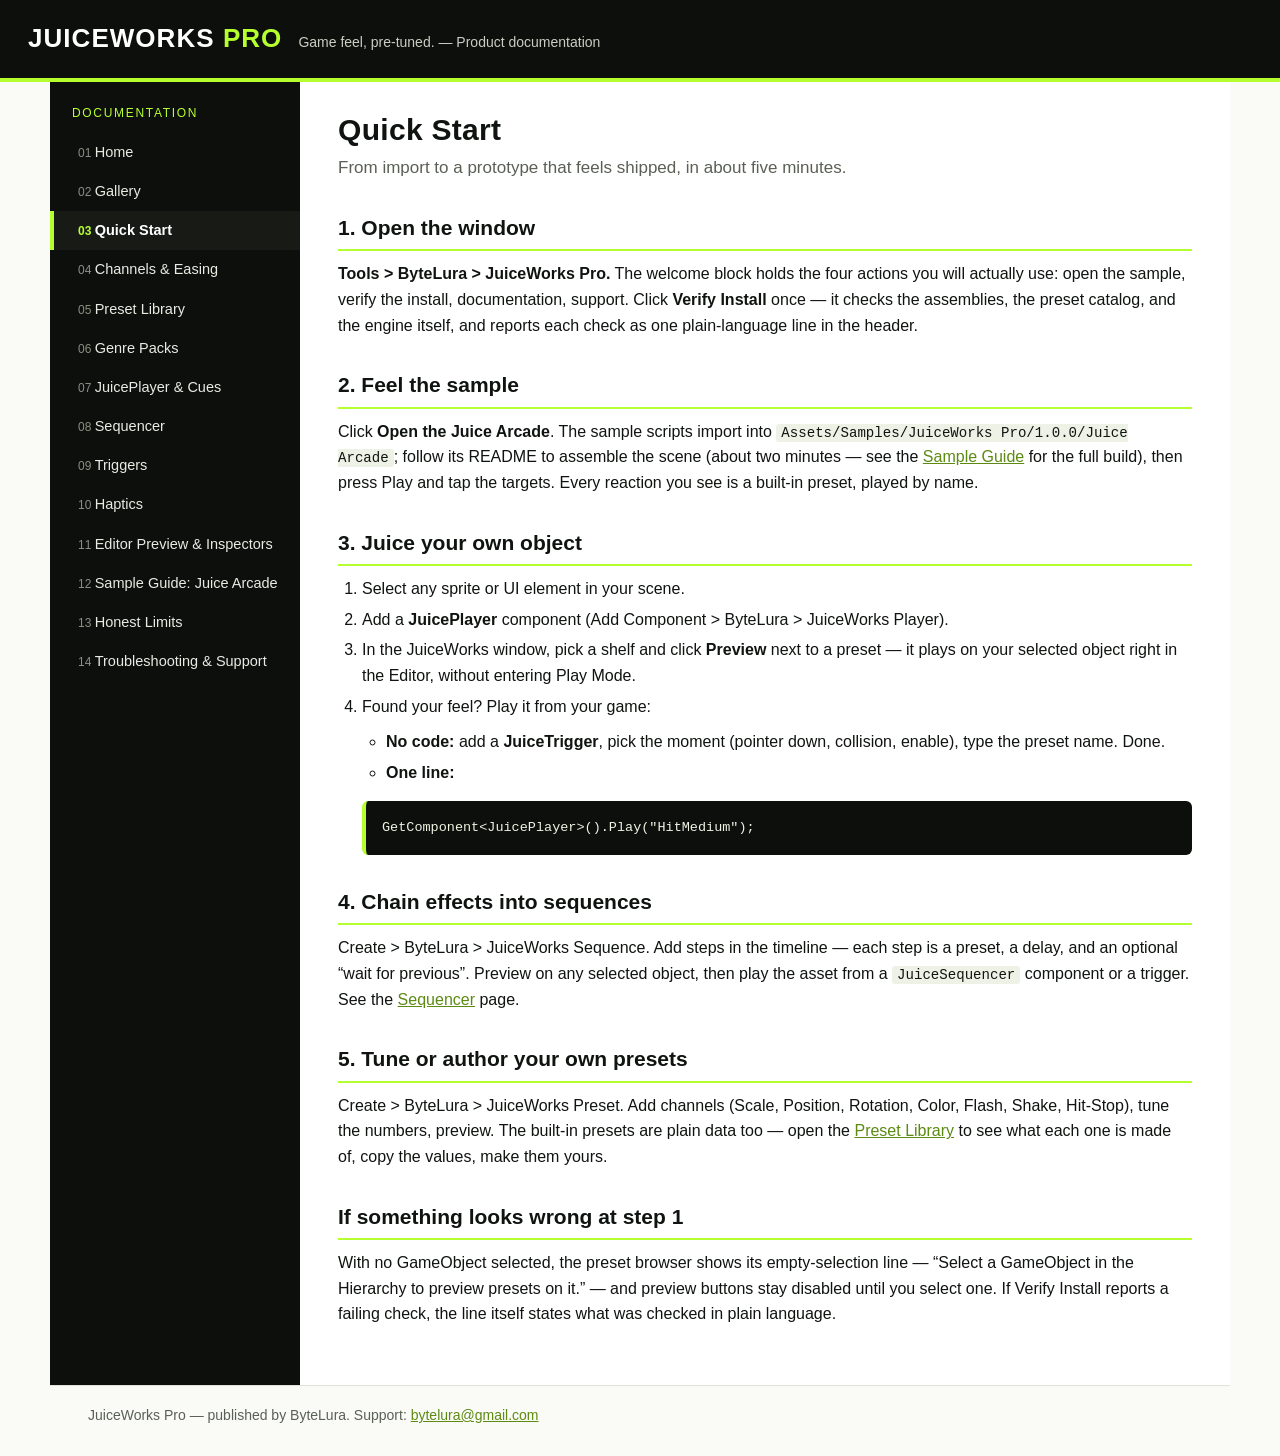
<file: quick-start.html>
<!DOCTYPE html>
<html lang="en">
<head>
<meta charset="utf-8">
<meta name="viewport" content="width=device-width, initial-scale=1">
<title>Quick Start — JuiceWorks Pro Documentation</title>
<link rel="stylesheet" href="style.css">
</head>
<body>
<header class="site-header">
  <div class="brand">JuiceWorks <span>Pro</span></div>
  <div class="tagline">Game feel, pre-tuned. — Product documentation</div>
</header>
<div class="layout">
  <nav class="sidebar" aria-label="Documentation pages">
    <div class="nav-title">Documentation</div>
    <ol>
        <li><a href="index.html">Home</a></li>
        <li><a href="gallery.html">Gallery</a></li>
        <li><a href="quick-start.html" class="active" aria-current="page">Quick Start</a></li>
        <li><a href="channels-and-easing.html">Channels &amp; Easing</a></li>
        <li><a href="preset-library.html">Preset Library</a></li>
        <li><a href="genre-packs.html">Genre Packs</a></li>
        <li><a href="juiceplayer-and-cues.html">JuicePlayer &amp; Cues</a></li>
        <li><a href="sequencer.html">Sequencer</a></li>
        <li><a href="triggers.html">Triggers</a></li>
        <li><a href="haptics.html">Haptics</a></li>
        <li><a href="editor-preview-and-inspectors.html">Editor Preview &amp; Inspectors</a></li>
        <li><a href="sample-guide-juice-arcade.html">Sample Guide: Juice Arcade</a></li>
        <li><a href="honest-limits.html">Honest Limits</a></li>
        <li><a href="troubleshooting-and-support.html">Troubleshooting &amp; Support</a></li>
    </ol>
  </nav>
  <main class="content">

<h1>Quick Start</h1>
<p class="lede">From import to a prototype that feels shipped, in about five minutes.</p>

<h2>1. Open the window</h2>
<p><strong>Tools &gt; ByteLura &gt; JuiceWorks Pro.</strong> The welcome block holds the four actions you will actually use: open the sample, verify the install, documentation, support. Click <strong>Verify Install</strong> once — it checks the assemblies, the preset catalog, and the engine itself, and reports each check as one plain-language line in the header.</p>

<h2>2. Feel the sample</h2>
<p>Click <strong>Open the Juice Arcade</strong>. The sample scripts import into <code>Assets/Samples/JuiceWorks Pro/1.0.0/Juice Arcade</code>; follow its README to assemble the scene (about two minutes — see the <a href="sample-guide-juice-arcade.html">Sample Guide</a> for the full build), then press Play and tap the targets. Every reaction you see is a built-in preset, played by name.</p>

<h2>3. Juice your own object</h2>
<ol>
  <li>Select any sprite or UI element in your scene.</li>
  <li>Add a <strong>JuicePlayer</strong> component (Add Component &gt; ByteLura &gt; JuiceWorks Player).</li>
  <li>In the JuiceWorks window, pick a shelf and click <strong>Preview</strong> next to a preset — it plays on your selected object right in the Editor, without entering Play Mode.</li>
  <li>Found your feel? Play it from your game:
    <ul>
      <li><strong>No code:</strong> add a <strong>JuiceTrigger</strong>, pick the moment (pointer down, collision, enable), type the preset name. Done.</li>
      <li><strong>One line:</strong></li>
    </ul>
    <pre><code>GetComponent&lt;JuicePlayer&gt;().Play("HitMedium");</code></pre>
  </li>
</ol>

<h2>4. Chain effects into sequences</h2>
<p>Create &gt; ByteLura &gt; JuiceWorks Sequence. Add steps in the timeline — each step is a preset, a delay, and an optional &ldquo;wait for previous&rdquo;. Preview on any selected object, then play the asset from a <code>JuiceSequencer</code> component or a trigger. See the <a href="sequencer.html">Sequencer</a> page.</p>

<h2>5. Tune or author your own presets</h2>
<p>Create &gt; ByteLura &gt; JuiceWorks Preset. Add channels (Scale, Position, Rotation, Color, Flash, Shake, Hit-Stop), tune the numbers, preview. The built-in presets are plain data too — open the <a href="preset-library.html">Preset Library</a> to see what each one is made of, copy the values, make them yours.</p>

<h2>If something looks wrong at step 1</h2>
<p>With no GameObject selected, the preset browser shows its empty-selection line — &ldquo;Select a GameObject in the Hierarchy to preview presets on it.&rdquo; — and preview buttons stay disabled until you select one. If Verify Install reports a failing check, the line itself states what was checked in plain language.</p>

  </main>
</div>
<footer class="site-footer">
  JuiceWorks Pro — published by ByteLura. Support: <a href="mailto:bytelura@gmail.com">bytelura@gmail.com</a>
</footer>
</body>
</html>
</file>
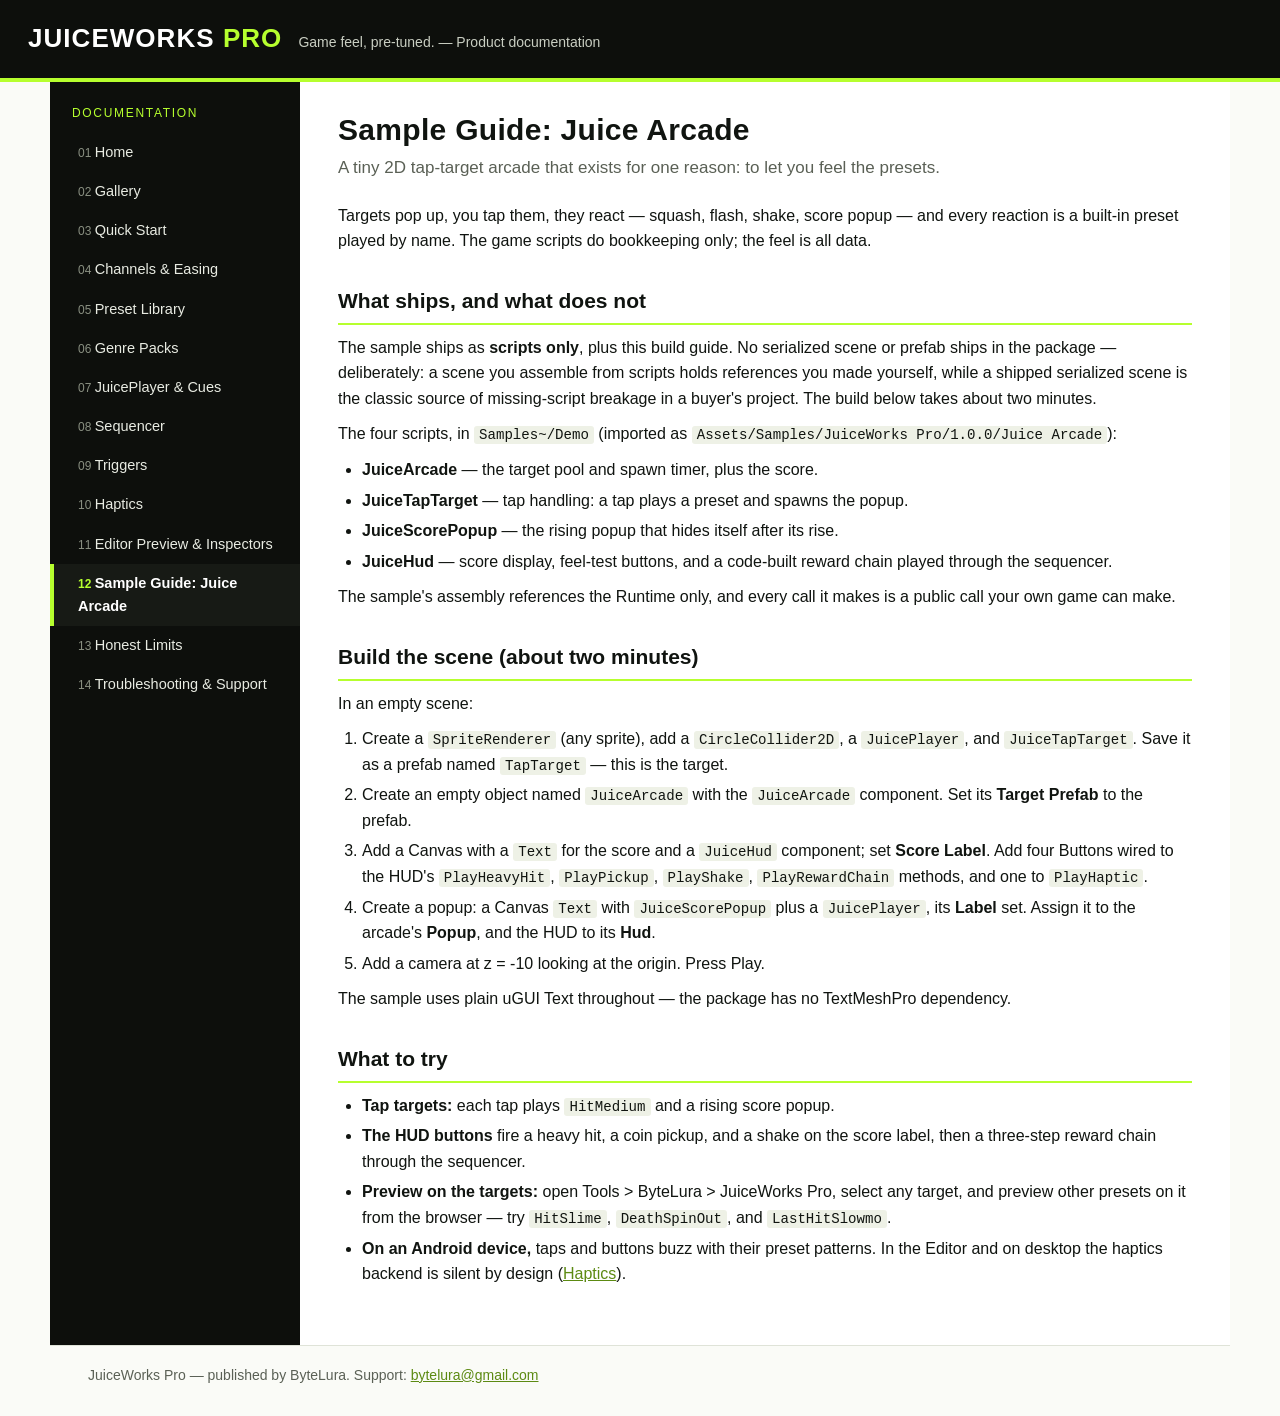
<file: sample-guide-juice-arcade.html>
<!DOCTYPE html>
<html lang="en">
<head>
<meta charset="utf-8">
<meta name="viewport" content="width=device-width, initial-scale=1">
<title>Sample Guide: Juice Arcade — JuiceWorks Pro Documentation</title>
<link rel="stylesheet" href="style.css">
</head>
<body>
<header class="site-header">
  <div class="brand">JuiceWorks <span>Pro</span></div>
  <div class="tagline">Game feel, pre-tuned. — Product documentation</div>
</header>
<div class="layout">
  <nav class="sidebar" aria-label="Documentation pages">
    <div class="nav-title">Documentation</div>
    <ol>
        <li><a href="index.html">Home</a></li>
        <li><a href="gallery.html">Gallery</a></li>
        <li><a href="quick-start.html">Quick Start</a></li>
        <li><a href="channels-and-easing.html">Channels &amp; Easing</a></li>
        <li><a href="preset-library.html">Preset Library</a></li>
        <li><a href="genre-packs.html">Genre Packs</a></li>
        <li><a href="juiceplayer-and-cues.html">JuicePlayer &amp; Cues</a></li>
        <li><a href="sequencer.html">Sequencer</a></li>
        <li><a href="triggers.html">Triggers</a></li>
        <li><a href="haptics.html">Haptics</a></li>
        <li><a href="editor-preview-and-inspectors.html">Editor Preview &amp; Inspectors</a></li>
        <li><a href="sample-guide-juice-arcade.html" class="active" aria-current="page">Sample Guide: Juice Arcade</a></li>
        <li><a href="honest-limits.html">Honest Limits</a></li>
        <li><a href="troubleshooting-and-support.html">Troubleshooting &amp; Support</a></li>
    </ol>
  </nav>
  <main class="content">

<h1>Sample Guide: Juice Arcade</h1>
<p class="lede">A tiny 2D tap-target arcade that exists for one reason: to let you feel the presets.</p>

<p>Targets pop up, you tap them, they react — squash, flash, shake, score popup — and every reaction is a built-in preset played by name. The game scripts do bookkeeping only; the feel is all data.</p>

<h2>What ships, and what does not</h2>
<p>The sample ships as <strong>scripts only</strong>, plus this build guide. No serialized scene or prefab ships in the package — deliberately: a scene you assemble from scripts holds references you made yourself, while a shipped serialized scene is the classic source of missing-script breakage in a buyer's project. The build below takes about two minutes.</p>
<p>The four scripts, in <code>Samples~/Demo</code> (imported as <code>Assets/Samples/JuiceWorks Pro/1.0.0/Juice Arcade</code>):</p>
<ul>
  <li><strong>JuiceArcade</strong> — the target pool and spawn timer, plus the score.</li>
  <li><strong>JuiceTapTarget</strong> — tap handling: a tap plays a preset and spawns the popup.</li>
  <li><strong>JuiceScorePopup</strong> — the rising popup that hides itself after its rise.</li>
  <li><strong>JuiceHud</strong> — score display, feel-test buttons, and a code-built reward chain played through the sequencer.</li>
</ul>
<p>The sample's assembly references the Runtime only, and every call it makes is a public call your own game can make.</p>

<h2>Build the scene (about two minutes)</h2>
<p>In an empty scene:</p>
<ol>
  <li>Create a <code>SpriteRenderer</code> (any sprite), add a <code>CircleCollider2D</code>, a <code>JuicePlayer</code>, and <code>JuiceTapTarget</code>. Save it as a prefab named <code>TapTarget</code> — this is the target.</li>
  <li>Create an empty object named <code>JuiceArcade</code> with the <code>JuiceArcade</code> component. Set its <strong>Target Prefab</strong> to the prefab.</li>
  <li>Add a Canvas with a <code>Text</code> for the score and a <code>JuiceHud</code> component; set <strong>Score Label</strong>. Add four Buttons wired to the HUD's <code>PlayHeavyHit</code>, <code>PlayPickup</code>, <code>PlayShake</code>, <code>PlayRewardChain</code> methods, and one to <code>PlayHaptic</code>.</li>
  <li>Create a popup: a Canvas <code>Text</code> with <code>JuiceScorePopup</code> plus a <code>JuicePlayer</code>, its <strong>Label</strong> set. Assign it to the arcade's <strong>Popup</strong>, and the HUD to its <strong>Hud</strong>.</li>
  <li>Add a camera at z = -10 looking at the origin. Press Play.</li>
</ol>
<p>The sample uses plain uGUI Text throughout — the package has no TextMeshPro dependency.</p>

<h2>What to try</h2>
<ul>
  <li><strong>Tap targets:</strong> each tap plays <code>HitMedium</code> and a rising score popup.</li>
  <li><strong>The HUD buttons</strong> fire a heavy hit, a coin pickup, and a shake on the score label, then a three-step reward chain through the sequencer.</li>
  <li><strong>Preview on the targets:</strong> open Tools &gt; ByteLura &gt; JuiceWorks Pro, select any target, and preview other presets on it from the browser — try <code>HitSlime</code>, <code>DeathSpinOut</code>, and <code>LastHitSlowmo</code>.</li>
  <li><strong>On an Android device,</strong> taps and buttons buzz with their preset patterns. In the Editor and on desktop the haptics backend is silent by design (<a href="haptics.html">Haptics</a>).</li>
</ul>

  </main>
</div>
<footer class="site-footer">
  JuiceWorks Pro — published by ByteLura. Support: <a href="mailto:bytelura@gmail.com">bytelura@gmail.com</a>
</footer>
</body>
</html>
</file>
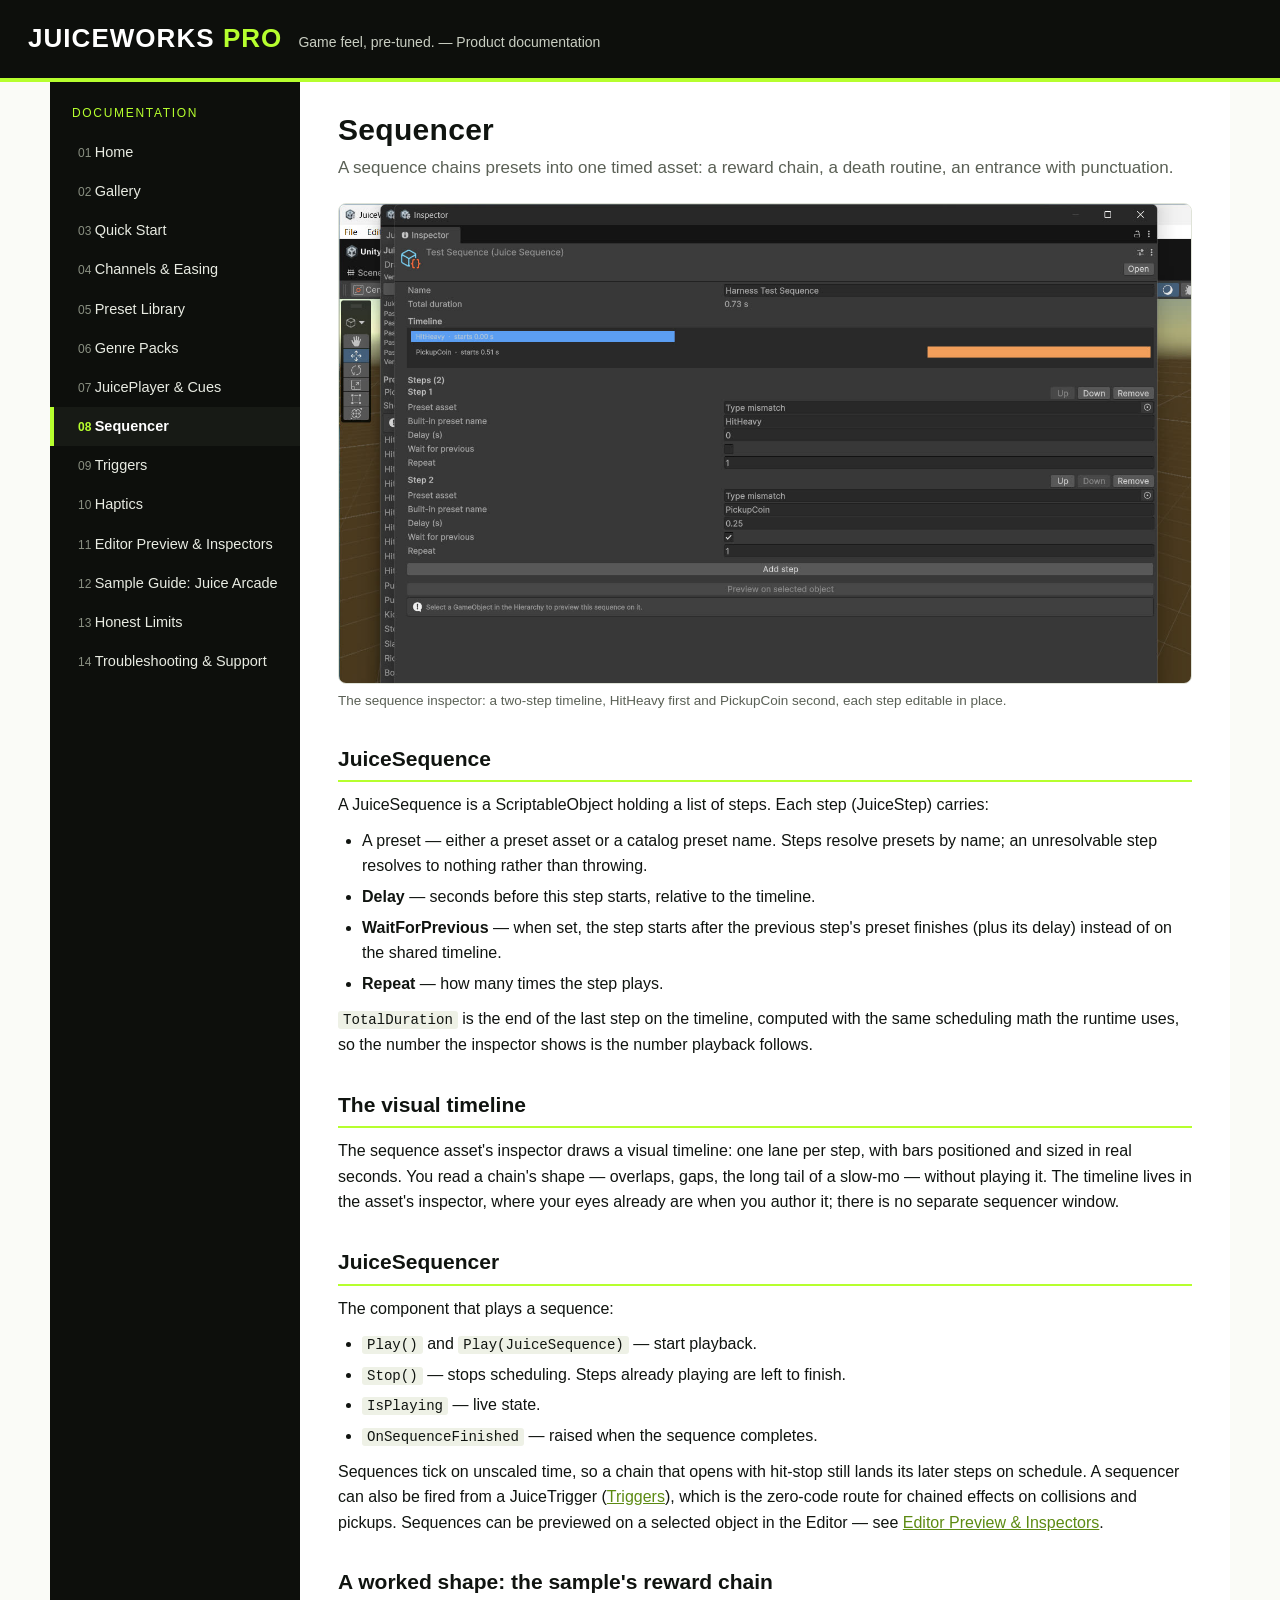
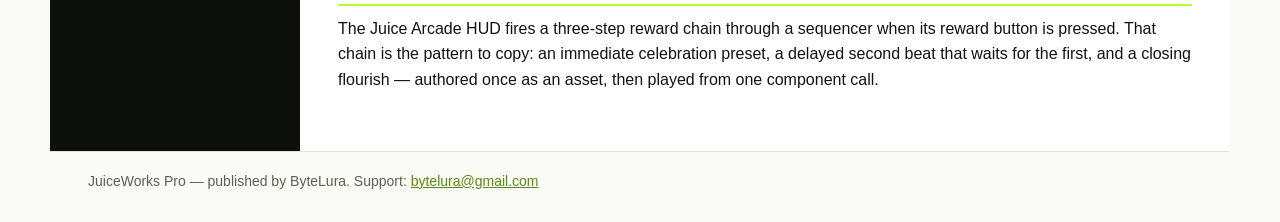
<file: sequencer.html>
<!DOCTYPE html>
<html lang="en">
<head>
<meta charset="utf-8">
<meta name="viewport" content="width=device-width, initial-scale=1">
<title>Sequencer — JuiceWorks Pro Documentation</title>
<link rel="stylesheet" href="style.css">
</head>
<body>
<header class="site-header">
  <div class="brand">JuiceWorks <span>Pro</span></div>
  <div class="tagline">Game feel, pre-tuned. — Product documentation</div>
</header>
<div class="layout">
  <nav class="sidebar" aria-label="Documentation pages">
    <div class="nav-title">Documentation</div>
    <ol>
        <li><a href="index.html">Home</a></li>
        <li><a href="gallery.html">Gallery</a></li>
        <li><a href="quick-start.html">Quick Start</a></li>
        <li><a href="channels-and-easing.html">Channels &amp; Easing</a></li>
        <li><a href="preset-library.html">Preset Library</a></li>
        <li><a href="genre-packs.html">Genre Packs</a></li>
        <li><a href="juiceplayer-and-cues.html">JuicePlayer &amp; Cues</a></li>
        <li><a href="sequencer.html" class="active" aria-current="page">Sequencer</a></li>
        <li><a href="triggers.html">Triggers</a></li>
        <li><a href="haptics.html">Haptics</a></li>
        <li><a href="editor-preview-and-inspectors.html">Editor Preview &amp; Inspectors</a></li>
        <li><a href="sample-guide-juice-arcade.html">Sample Guide: Juice Arcade</a></li>
        <li><a href="honest-limits.html">Honest Limits</a></li>
        <li><a href="troubleshooting-and-support.html">Troubleshooting &amp; Support</a></li>
    </ol>
  </nav>
  <main class="content">

<h1>Sequencer</h1>
<p class="lede">A sequence chains presets into one timed asset: a reward chain, a death routine, an entrance with punctuation.</p>

<figure class="doc-figure">
  <img class="doc-shot" src="images/inspector-sequence.jpg" alt="Juice Sequence inspector with a timeline of HitHeavy and PickupCoin steps and their delay and repeat settings">
  <figcaption>The sequence inspector: a two-step timeline, HitHeavy first and PickupCoin second, each step editable in place.</figcaption>
</figure>

<h2>JuiceSequence</h2>
<p>A JuiceSequence is a ScriptableObject holding a list of steps. Each step (JuiceStep) carries:</p>
<ul>
  <li>A preset — either a preset asset or a catalog preset name. Steps resolve presets by name; an unresolvable step resolves to nothing rather than throwing.</li>
  <li><strong>Delay</strong> — seconds before this step starts, relative to the timeline.</li>
  <li><strong>WaitForPrevious</strong> — when set, the step starts after the previous step's preset finishes (plus its delay) instead of on the shared timeline.</li>
  <li><strong>Repeat</strong> — how many times the step plays.</li>
</ul>
<p><code>TotalDuration</code> is the end of the last step on the timeline, computed with the same scheduling math the runtime uses, so the number the inspector shows is the number playback follows.</p>

<h2>The visual timeline</h2>
<p>The sequence asset's inspector draws a visual timeline: one lane per step, with bars positioned and sized in real seconds. You read a chain's shape — overlaps, gaps, the long tail of a slow-mo — without playing it. The timeline lives in the asset's inspector, where your eyes already are when you author it; there is no separate sequencer window.</p>

<h2>JuiceSequencer</h2>
<p>The component that plays a sequence:</p>
<ul>
  <li><code>Play()</code> and <code>Play(JuiceSequence)</code> — start playback.</li>
  <li><code>Stop()</code> — stops scheduling. Steps already playing are left to finish.</li>
  <li><code>IsPlaying</code> — live state.</li>
  <li><code>OnSequenceFinished</code> — raised when the sequence completes.</li>
</ul>
<p>Sequences tick on unscaled time, so a chain that opens with hit-stop still lands its later steps on schedule. A sequencer can also be fired from a JuiceTrigger (<a href="triggers.html">Triggers</a>), which is the zero-code route for chained effects on collisions and pickups. Sequences can be previewed on a selected object in the Editor — see <a href="editor-preview-and-inspectors.html">Editor Preview &amp; Inspectors</a>.</p>

<h2>A worked shape: the sample's reward chain</h2>
<p>The Juice Arcade HUD fires a three-step reward chain through a sequencer when its reward button is pressed. That chain is the pattern to copy: an immediate celebration preset, a delayed second beat that waits for the first, and a closing flourish — authored once as an asset, then played from one component call.</p>

  </main>
</div>
<footer class="site-footer">
  JuiceWorks Pro — published by ByteLura. Support: <a href="mailto:bytelura@gmail.com">bytelura@gmail.com</a>
</footer>
</body>
</html>
</file>
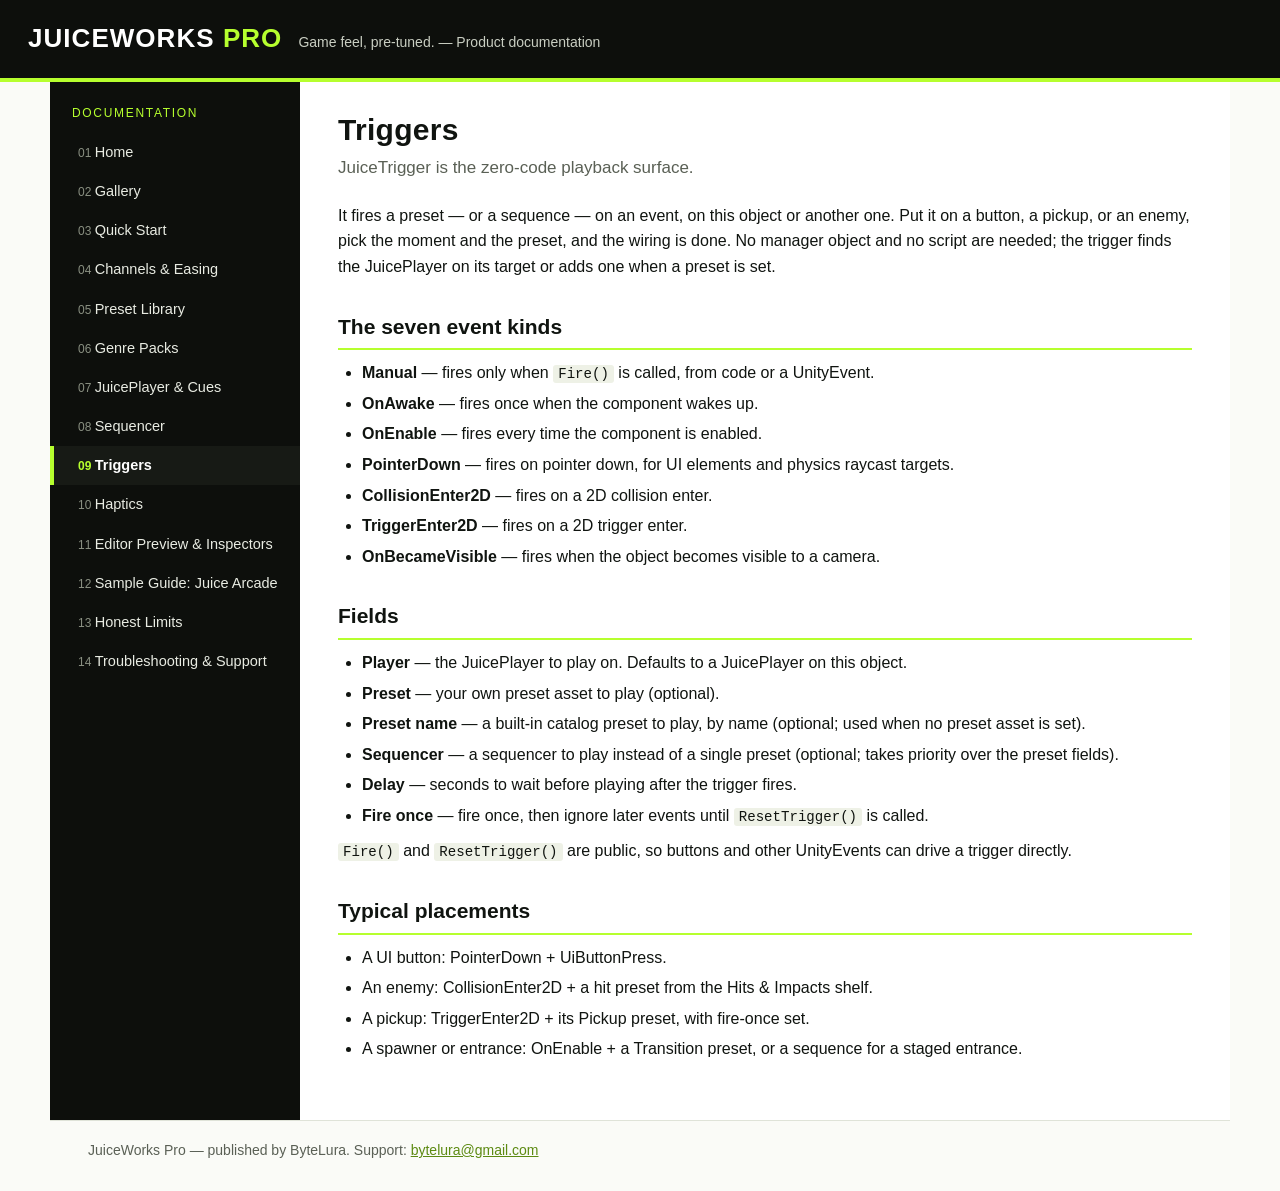
<file: triggers.html>
<!DOCTYPE html>
<html lang="en">
<head>
<meta charset="utf-8">
<meta name="viewport" content="width=device-width, initial-scale=1">
<title>Triggers — JuiceWorks Pro Documentation</title>
<link rel="stylesheet" href="style.css">
</head>
<body>
<header class="site-header">
  <div class="brand">JuiceWorks <span>Pro</span></div>
  <div class="tagline">Game feel, pre-tuned. — Product documentation</div>
</header>
<div class="layout">
  <nav class="sidebar" aria-label="Documentation pages">
    <div class="nav-title">Documentation</div>
    <ol>
        <li><a href="index.html">Home</a></li>
        <li><a href="gallery.html">Gallery</a></li>
        <li><a href="quick-start.html">Quick Start</a></li>
        <li><a href="channels-and-easing.html">Channels &amp; Easing</a></li>
        <li><a href="preset-library.html">Preset Library</a></li>
        <li><a href="genre-packs.html">Genre Packs</a></li>
        <li><a href="juiceplayer-and-cues.html">JuicePlayer &amp; Cues</a></li>
        <li><a href="sequencer.html">Sequencer</a></li>
        <li><a href="triggers.html" class="active" aria-current="page">Triggers</a></li>
        <li><a href="haptics.html">Haptics</a></li>
        <li><a href="editor-preview-and-inspectors.html">Editor Preview &amp; Inspectors</a></li>
        <li><a href="sample-guide-juice-arcade.html">Sample Guide: Juice Arcade</a></li>
        <li><a href="honest-limits.html">Honest Limits</a></li>
        <li><a href="troubleshooting-and-support.html">Troubleshooting &amp; Support</a></li>
    </ol>
  </nav>
  <main class="content">

<h1>Triggers</h1>
<p class="lede">JuiceTrigger is the zero-code playback surface.</p>

<p>It fires a preset — or a sequence — on an event, on this object or another one. Put it on a button, a pickup, or an enemy, pick the moment and the preset, and the wiring is done. No manager object and no script are needed; the trigger finds the JuicePlayer on its target or adds one when a preset is set.</p>

<h2>The seven event kinds</h2>
<ul>
  <li><strong>Manual</strong> — fires only when <code>Fire()</code> is called, from code or a UnityEvent.</li>
  <li><strong>OnAwake</strong> — fires once when the component wakes up.</li>
  <li><strong>OnEnable</strong> — fires every time the component is enabled.</li>
  <li><strong>PointerDown</strong> — fires on pointer down, for UI elements and physics raycast targets.</li>
  <li><strong>CollisionEnter2D</strong> — fires on a 2D collision enter.</li>
  <li><strong>TriggerEnter2D</strong> — fires on a 2D trigger enter.</li>
  <li><strong>OnBecameVisible</strong> — fires when the object becomes visible to a camera.</li>
</ul>

<h2>Fields</h2>
<ul>
  <li><strong>Player</strong> — the JuicePlayer to play on. Defaults to a JuicePlayer on this object.</li>
  <li><strong>Preset</strong> — your own preset asset to play (optional).</li>
  <li><strong>Preset name</strong> — a built-in catalog preset to play, by name (optional; used when no preset asset is set).</li>
  <li><strong>Sequencer</strong> — a sequencer to play instead of a single preset (optional; takes priority over the preset fields).</li>
  <li><strong>Delay</strong> — seconds to wait before playing after the trigger fires.</li>
  <li><strong>Fire once</strong> — fire once, then ignore later events until <code>ResetTrigger()</code> is called.</li>
</ul>
<p><code>Fire()</code> and <code>ResetTrigger()</code> are public, so buttons and other UnityEvents can drive a trigger directly.</p>

<h2>Typical placements</h2>
<ul>
  <li>A UI button: PointerDown + UiButtonPress.</li>
  <li>An enemy: CollisionEnter2D + a hit preset from the Hits &amp; Impacts shelf.</li>
  <li>A pickup: TriggerEnter2D + its Pickup preset, with fire-once set.</li>
  <li>A spawner or entrance: OnEnable + a Transition preset, or a sequence for a staged entrance.</li>
</ul>

  </main>
</div>
<footer class="site-footer">
  JuiceWorks Pro — published by ByteLura. Support: <a href="mailto:bytelura@gmail.com">bytelura@gmail.com</a>
</footer>
</body>
</html>
</file>
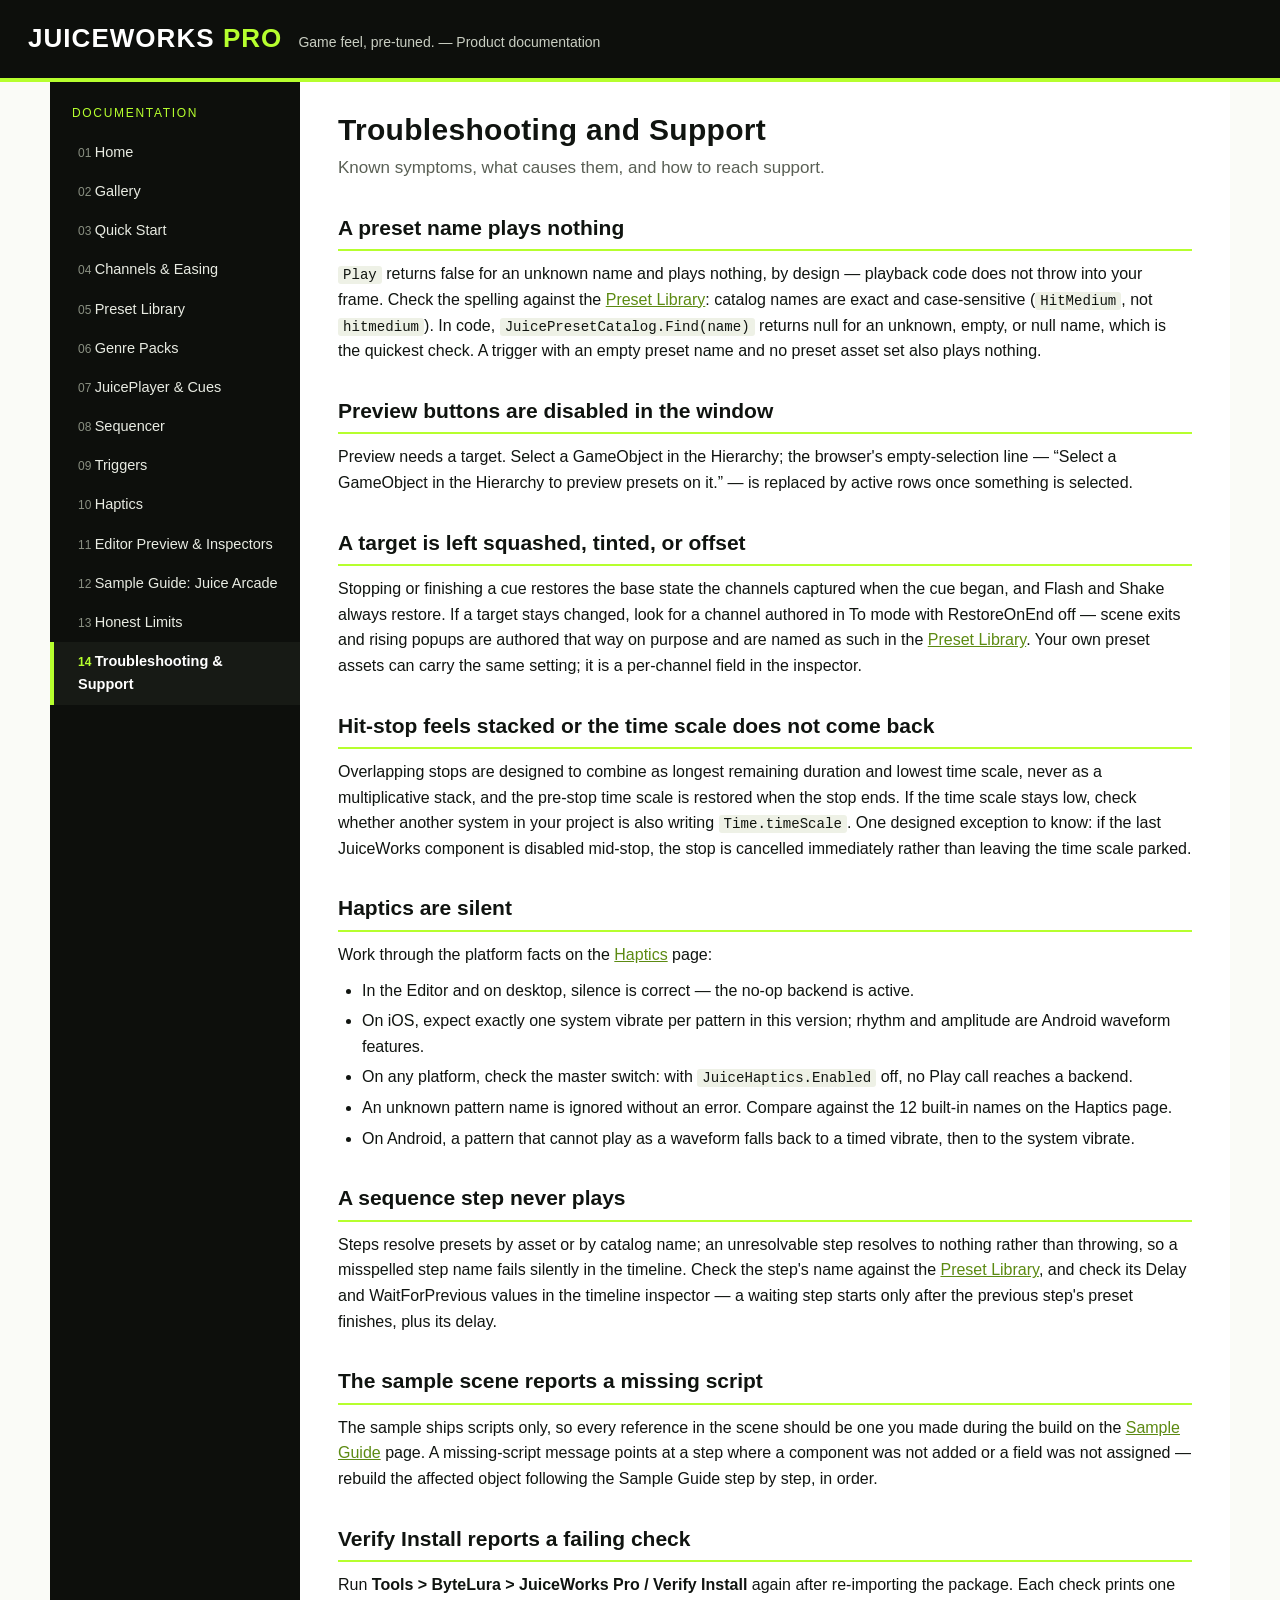
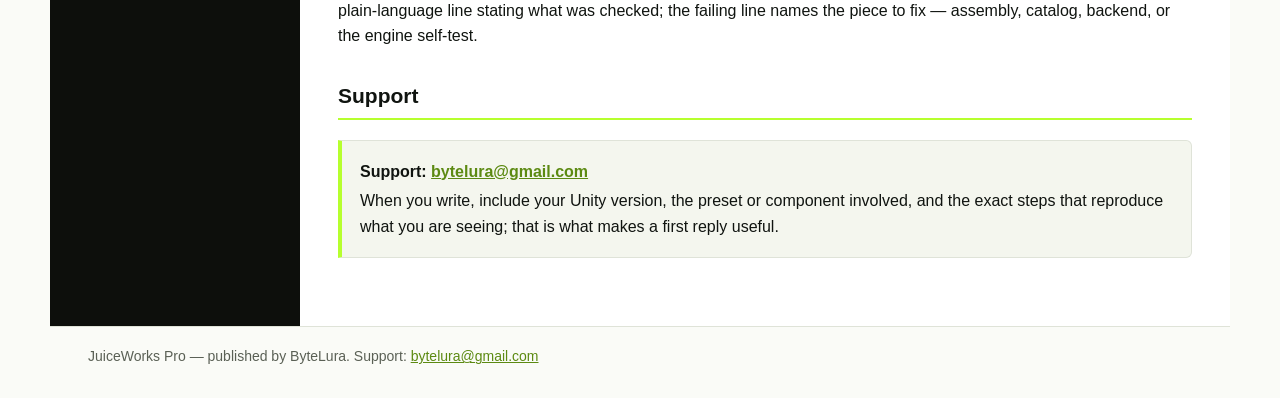
<file: troubleshooting-and-support.html>
<!DOCTYPE html>
<html lang="en">
<head>
<meta charset="utf-8">
<meta name="viewport" content="width=device-width, initial-scale=1">
<title>Troubleshooting &amp; Support — JuiceWorks Pro Documentation</title>
<link rel="stylesheet" href="style.css">
</head>
<body>
<header class="site-header">
  <div class="brand">JuiceWorks <span>Pro</span></div>
  <div class="tagline">Game feel, pre-tuned. — Product documentation</div>
</header>
<div class="layout">
  <nav class="sidebar" aria-label="Documentation pages">
    <div class="nav-title">Documentation</div>
    <ol>
        <li><a href="index.html">Home</a></li>
        <li><a href="gallery.html">Gallery</a></li>
        <li><a href="quick-start.html">Quick Start</a></li>
        <li><a href="channels-and-easing.html">Channels &amp; Easing</a></li>
        <li><a href="preset-library.html">Preset Library</a></li>
        <li><a href="genre-packs.html">Genre Packs</a></li>
        <li><a href="juiceplayer-and-cues.html">JuicePlayer &amp; Cues</a></li>
        <li><a href="sequencer.html">Sequencer</a></li>
        <li><a href="triggers.html">Triggers</a></li>
        <li><a href="haptics.html">Haptics</a></li>
        <li><a href="editor-preview-and-inspectors.html">Editor Preview &amp; Inspectors</a></li>
        <li><a href="sample-guide-juice-arcade.html">Sample Guide: Juice Arcade</a></li>
        <li><a href="honest-limits.html">Honest Limits</a></li>
        <li><a href="troubleshooting-and-support.html" class="active" aria-current="page">Troubleshooting &amp; Support</a></li>
    </ol>
  </nav>
  <main class="content">

<h1>Troubleshooting and Support</h1>
<p class="lede">Known symptoms, what causes them, and how to reach support.</p>

<h2>A preset name plays nothing</h2>
<p><code>Play</code> returns false for an unknown name and plays nothing, by design — playback code does not throw into your frame. Check the spelling against the <a href="preset-library.html">Preset Library</a>: catalog names are exact and case-sensitive (<code>HitMedium</code>, not <code>hitmedium</code>). In code, <code>JuicePresetCatalog.Find(name)</code> returns null for an unknown, empty, or null name, which is the quickest check. A trigger with an empty preset name and no preset asset set also plays nothing.</p>

<h2>Preview buttons are disabled in the window</h2>
<p>Preview needs a target. Select a GameObject in the Hierarchy; the browser's empty-selection line — &ldquo;Select a GameObject in the Hierarchy to preview presets on it.&rdquo; — is replaced by active rows once something is selected.</p>

<h2>A target is left squashed, tinted, or offset</h2>
<p>Stopping or finishing a cue restores the base state the channels captured when the cue began, and Flash and Shake always restore. If a target stays changed, look for a channel authored in To mode with RestoreOnEnd off — scene exits and rising popups are authored that way on purpose and are named as such in the <a href="preset-library.html">Preset Library</a>. Your own preset assets can carry the same setting; it is a per-channel field in the inspector.</p>

<h2>Hit-stop feels stacked or the time scale does not come back</h2>
<p>Overlapping stops are designed to combine as longest remaining duration and lowest time scale, never as a multiplicative stack, and the pre-stop time scale is restored when the stop ends. If the time scale stays low, check whether another system in your project is also writing <code>Time.timeScale</code>. One designed exception to know: if the last JuiceWorks component is disabled mid-stop, the stop is cancelled immediately rather than leaving the time scale parked.</p>

<h2>Haptics are silent</h2>
<p>Work through the platform facts on the <a href="haptics.html">Haptics</a> page:</p>
<ul>
  <li>In the Editor and on desktop, silence is correct — the no-op backend is active.</li>
  <li>On iOS, expect exactly one system vibrate per pattern in this version; rhythm and amplitude are Android waveform features.</li>
  <li>On any platform, check the master switch: with <code>JuiceHaptics.Enabled</code> off, no Play call reaches a backend.</li>
  <li>An unknown pattern name is ignored without an error. Compare against the 12 built-in names on the Haptics page.</li>
  <li>On Android, a pattern that cannot play as a waveform falls back to a timed vibrate, then to the system vibrate.</li>
</ul>

<h2>A sequence step never plays</h2>
<p>Steps resolve presets by asset or by catalog name; an unresolvable step resolves to nothing rather than throwing, so a misspelled step name fails silently in the timeline. Check the step's name against the <a href="preset-library.html">Preset Library</a>, and check its Delay and WaitForPrevious values in the timeline inspector — a waiting step starts only after the previous step's preset finishes, plus its delay.</p>

<h2>The sample scene reports a missing script</h2>
<p>The sample ships scripts only, so every reference in the scene should be one you made during the build on the <a href="sample-guide-juice-arcade.html">Sample Guide</a> page. A missing-script message points at a step where a component was not added or a field was not assigned — rebuild the affected object following the Sample Guide step by step, in order.</p>

<h2>Verify Install reports a failing check</h2>
<p>Run <strong>Tools &gt; ByteLura &gt; JuiceWorks Pro / Verify Install</strong> again after re-importing the package. Each check prints one plain-language line stating what was checked; the failing line names the piece to fix — assembly, catalog, backend, or the engine self-test.</p>

<h2>Support</h2>
<div class="scope-box">
  <p><strong>Support: <a href="mailto:bytelura@gmail.com">bytelura@gmail.com</a></strong></p>
  <p>When you write, include your Unity version, the preset or component involved, and the exact steps that reproduce what you are seeing; that is what makes a first reply useful.</p>
</div>

  </main>
</div>
<footer class="site-footer">
  JuiceWorks Pro — published by ByteLura. Support: <a href="mailto:bytelura@gmail.com">bytelura@gmail.com</a>
</footer>
</body>
</html>
</file>
<file: style.css>
/* JuiceWorks Pro documentation — shared stylesheet
   Identity: ink #0d0f0c, lime accent #b6ff2e (from the product's marketing set) */

:root {
  --ink: #101410;
  --ink-deep: #0d0f0c;
  --paper: #fafbf7;
  --accent: #b6ff2e;
  --accent-dark: #5c8a12;
  --line: #dfe3d8;
  --muted: #5a6055;
}

* { box-sizing: border-box; }

html { -webkit-text-size-adjust: 100%; }

body {
  margin: 0;
  font-family: "Segoe UI", "Helvetica Neue", Arial, sans-serif;
  background: var(--paper);
  color: var(--ink);
  line-height: 1.6;
  font-size: 16px;
}

/* ---------- header ---------- */
.site-header {
  background: var(--ink-deep);
  color: #fff;
  padding: 18px 28px;
  border-bottom: 4px solid var(--accent);
  display: flex;
  align-items: baseline;
  gap: 16px;
  flex-wrap: wrap;
}
.site-header .brand {
  font-size: 26px;
  font-weight: 800;
  letter-spacing: 0.04em;
  text-transform: uppercase;
}
.site-header .brand span { color: var(--accent); }
.site-header .tagline { color: #c9cec2; font-size: 14px; }

/* ---------- layout ---------- */
.layout {
  display: flex;
  align-items: stretch;
  max-width: 1180px;
  margin: 0 auto;
}

/* ---------- sidebar ---------- */
.sidebar {
  flex: 0 0 250px;
  background: var(--ink-deep);
  color: #e8ebe2;
  padding: 22px 0 30px;
}
.sidebar .nav-title {
  font-size: 12px;
  letter-spacing: 0.14em;
  text-transform: uppercase;
  color: var(--accent);
  padding: 0 22px 10px;
}
.sidebar ol {
  list-style: none;
  margin: 0;
  padding: 0;
  counter-reset: navitem;
}
.sidebar li { counter-increment: navitem; }
.sidebar a {
  display: block;
  padding: 8px 22px 8px 24px;
  color: #e8ebe2;
  text-decoration: none;
  font-size: 14.5px;
  border-left: 4px solid transparent;
}
.sidebar a::before {
  content: counter(navitem, decimal-leading-zero) "  ";
  color: #8a9082;
  font-size: 12px;
}
.sidebar a:hover { background: #171a15; color: #fff; }
.sidebar a.active {
  background: #171a15;
  border-left-color: var(--accent);
  color: #fff;
  font-weight: 600;
}
.sidebar a.active::before { color: var(--accent); }

/* ---------- content ---------- */
.content {
  flex: 1 1 auto;
  min-width: 0;
  padding: 30px 38px 48px;
  background: #fff;
}
.content h1 {
  font-size: 30px;
  line-height: 1.2;
  margin: 0 0 6px;
  letter-spacing: 0.01em;
}
.content h1 + .lede {
  font-size: 17px;
  color: var(--muted);
  margin: 0 0 22px;
}
.content h2 {
  font-size: 21px;
  margin: 30px 0 10px;
  padding-bottom: 5px;
  border-bottom: 2px solid var(--accent);
}
.content h3 { font-size: 17px; margin: 22px 0 8px; }
.content p { margin: 10px 0; }
.content ul, .content ol { margin: 10px 0; padding-left: 24px; }
.content li { margin: 5px 0; }
.content a { color: var(--accent-dark); text-decoration: underline; }
.content a:hover { color: var(--ink); }

.content code {
  font-family: Consolas, "Cascadia Mono", "Courier New", monospace;
  font-size: 0.88em;
  background: #eef1e6;
  padding: 1px 5px;
  border-radius: 3px;
}
.content pre {
  background: var(--ink-deep);
  color: #eef3e2;
  padding: 14px 16px;
  border-radius: 6px;
  overflow-x: auto;
  border-left: 4px solid var(--accent);
}
.content pre code { background: none; padding: 0; color: inherit; font-size: 13.5px; }

/* ---------- tables ---------- */
.table-wrap { overflow-x: auto; margin: 14px 0; }
.content table {
  border-collapse: collapse;
  width: 100%;
  font-size: 14.5px;
}
.content th, .content td {
  border: 1px solid var(--line);
  padding: 7px 10px;
  text-align: left;
  vertical-align: top;
}
.content th {
  background: var(--ink-deep);
  color: #fff;
  font-weight: 600;
}
.content th:first-child { border-left: 4px solid var(--accent); }
.content tr:nth-child(even) td { background: #f4f6ee; }
.content td:first-child { font-weight: 600; white-space: nowrap; }

/* ---------- callouts ---------- */
.scope-box {
  background: #f4f6ee;
  border: 1px solid var(--line);
  border-left: 4px solid var(--accent);
  padding: 14px 18px;
  margin: 20px 0;
  border-radius: 0 6px 6px 0;
}
.scope-box p { margin: 4px 0; }

/* ---------- documentation images ---------- */
.doc-figure { margin: 18px 0; }
.doc-hero {
  display: block;
  max-width: 100%;
  height: auto;
  border: 1px solid var(--line);
  border-radius: 8px;
}
.doc-shot {
  display: block;
  max-width: 100%;
  height: auto;
  border: 1px solid var(--line);
  border-radius: 8px;
}
.doc-figure figcaption {
  font-size: 13.5px;
  color: var(--muted);
  margin-top: 6px;
}
.doc-gallery {
  display: grid;
  grid-template-columns: repeat(auto-fit, minmax(260px, 1fr));
  gap: 16px;
  margin: 14px 0;
}
.doc-gallery .doc-figure { margin: 0; }

/* ---------- footer ---------- */
.site-footer {
  max-width: 1180px;
  margin: 0 auto;
  padding: 18px 38px 30px;
  color: var(--muted);
  font-size: 14px;
  border-top: 1px solid var(--line);
}
.site-footer a { color: var(--accent-dark); }

/* ---------- narrow screens ---------- */
@media (max-width: 860px) {
  .layout { flex-direction: column; }
  .sidebar { flex: none; padding: 14px 0 18px; }
  .sidebar ol { display: flex; flex-wrap: wrap; }
  .sidebar li { flex: 1 1 45%; }
  .sidebar a { padding: 7px 14px; border-left: none; border-bottom: 3px solid transparent; }
  .sidebar a.active { border-bottom-color: var(--accent); }
  .content { padding: 22px 18px 36px; }
  .content td:first-child { white-space: normal; }
}

/* ---------- mobile nav compaction (2026-11-08) ----------
   On phones the sidebar stacks on top as a compact header:
   brand, then every nav link as a wrapped chip — no full-height
   menu wall before the content. */
@media (max-width: 860px) {
  .layout { flex-direction: column; }
  .sidebar {
    position: static; width: 100%; max-width: none; flex: none;
    height: auto; max-height: none; overflow: visible;
    padding: 16px 0 8px;
  }
  .brand { padding: 0 18px 10px; }
  .sidebar nav { padding: 6px 12px 2px; }
  .sidebar ul, .sidebar nav ul, .sidebar .nav {
    display: flex; flex-wrap: wrap; gap: 5px; align-items: center;
    columns: auto; list-style: none;
  }
  .sidebar li { margin: 0; }
  .sidebar .nav-section, .sidebar li.nav-section {
    flex: 0 0 100%; padding: 8px 2px 2px; margin: 0;
  }
  .sidebar a, .sidebar nav a, .sidebar .nav a {
    display: inline-block; padding: 5px 11px;
    border-left: none; border-radius: 999px;
    background: rgba(127, 127, 127, .18);
    font-size: 13.5px; line-height: 1.35;
  }
  .side-foot, .side-support { padding: 8px 18px 2px; font-size: 12.5px; }
  .main { margin-left: 0; }
  .content { padding: 22px 18px 30px; }
  img { max-width: 100%; height: auto; }
}
</file>
